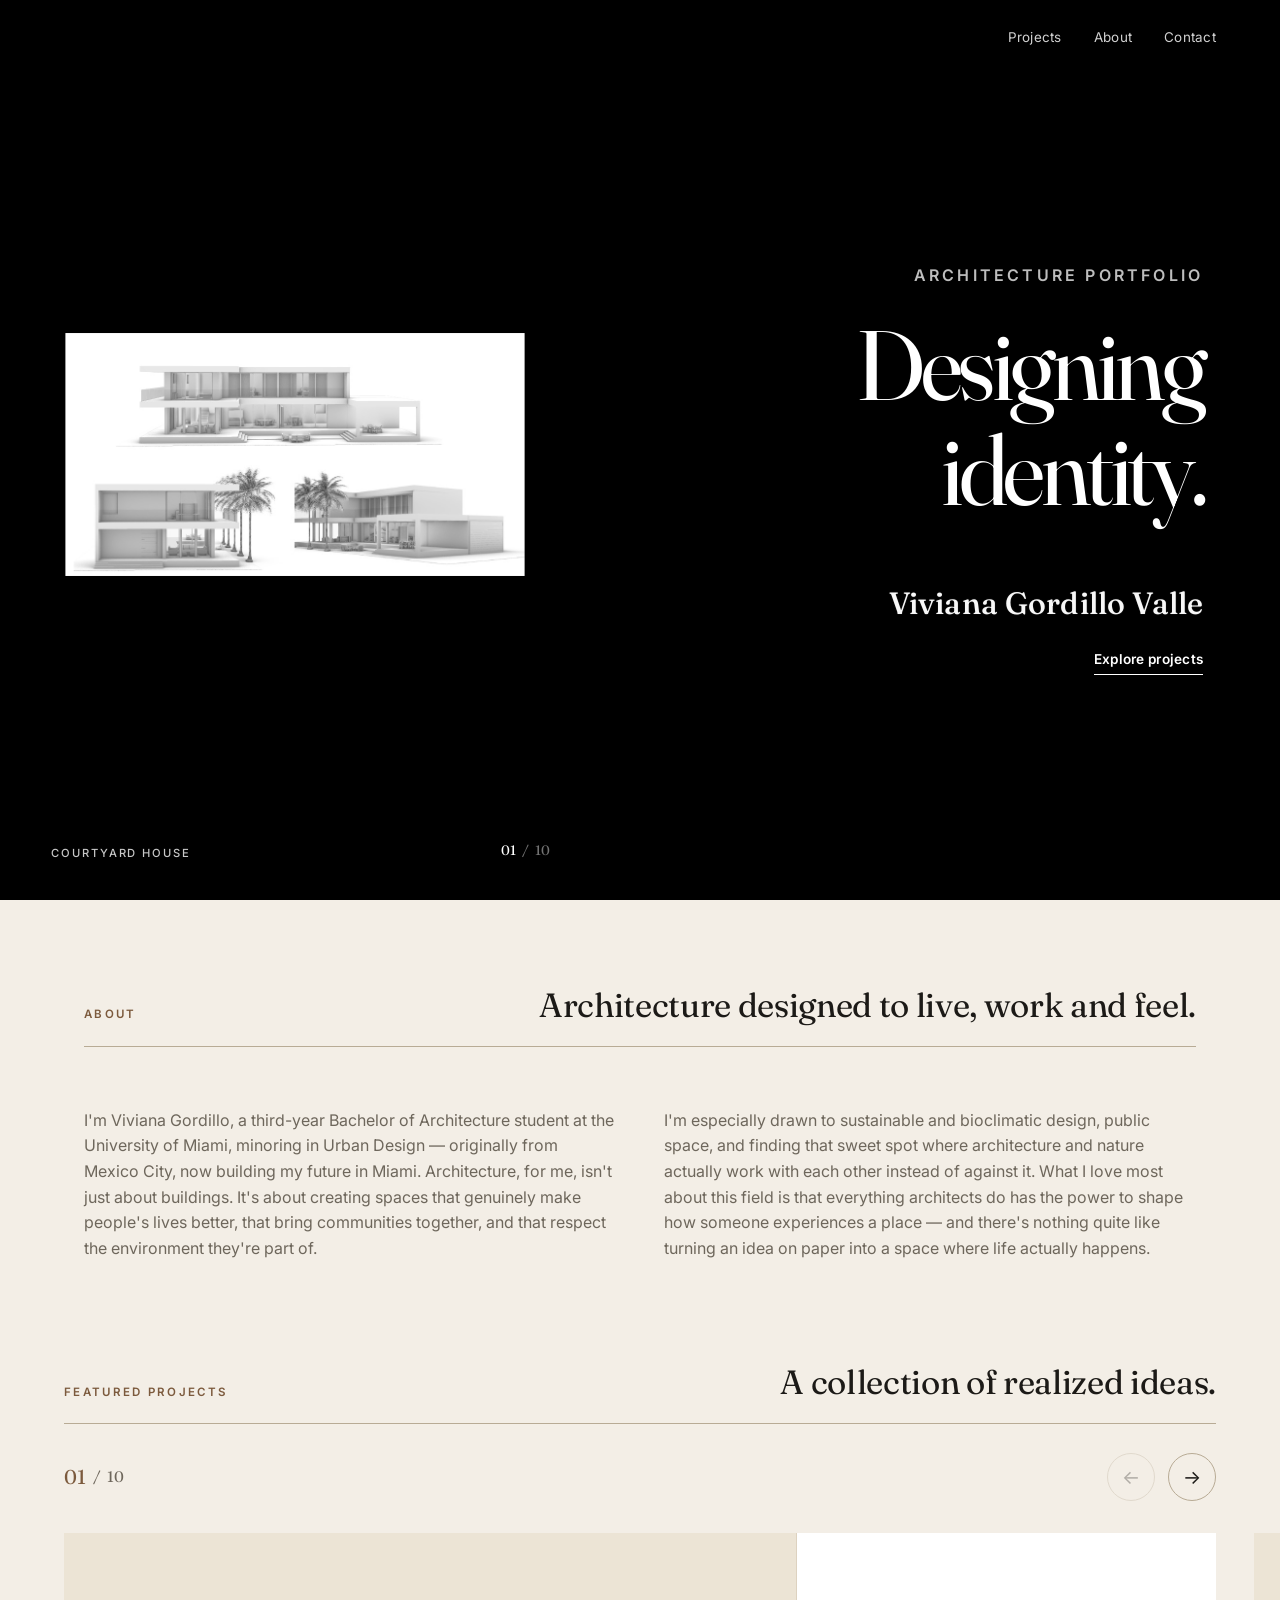
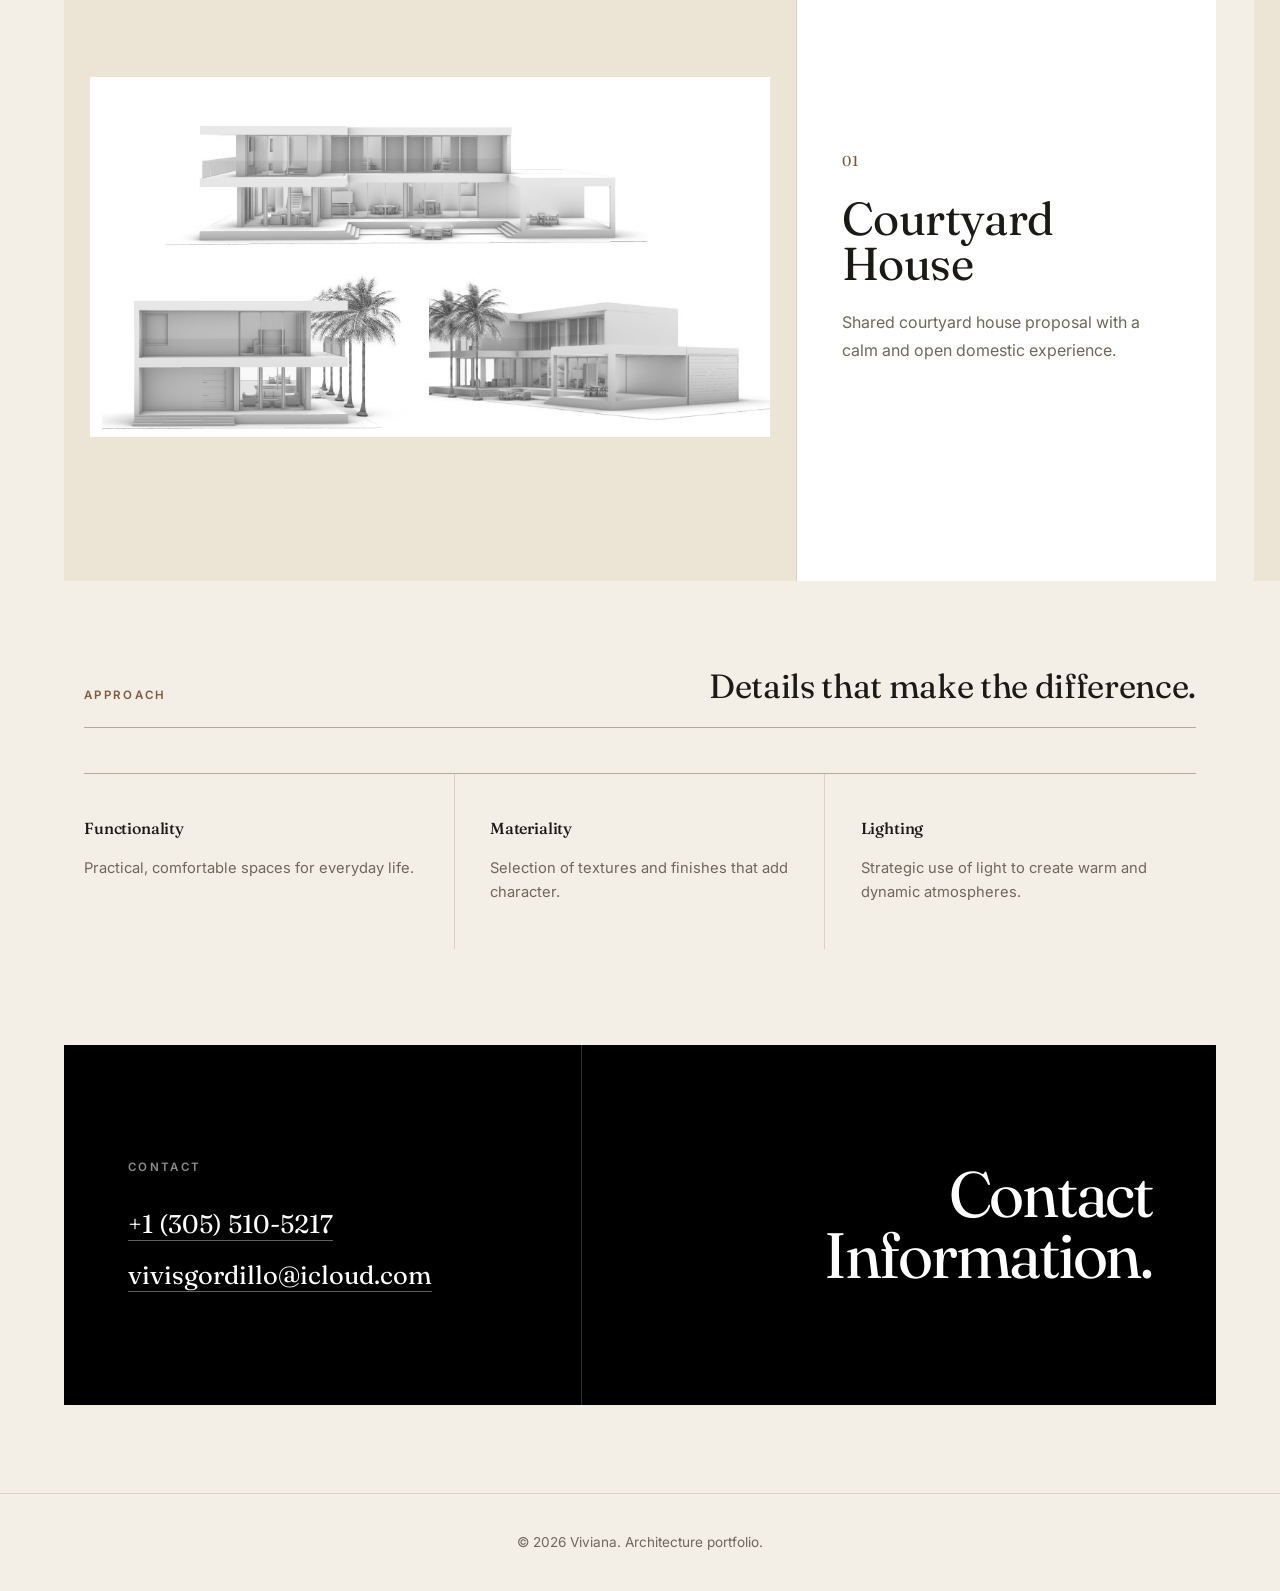
<file: index.html>
<!DOCTYPE html>
<html lang="en">
  <head>
    <meta charset="UTF-8" />
    <meta name="viewport" content="width=device-width, initial-scale=1.0" />

    <title>Viviana | Architecture Portfolio</title>

    <link rel="icon" type="image/png" href="assets/faviconvivi.png" />

    <meta
      name="description"
      content="Architecture portfolio featuring residential, commercial, and interior design projects."
    />

    <link rel="preconnect" href="https://fonts.googleapis.com" />
    <link rel="preconnect" href="https://fonts.gstatic.com" crossorigin />

    <link
      href="https://fonts.googleapis.com/css2?family=Fraunces:opsz,wght@9..144,300;9..144,400;9..144,500&family=Inter:wght@400;500;600;700;800&display=swap"
      rel="stylesheet"
    />

    <link rel="stylesheet" href="styles.css?v=16" />
  </head>

  <body>
    <!-- =====================================================
         HERO / PROJECT EXHIBITION
         ===================================================== -->

    <header class="hero hero-exhibition">
      <nav class="nav hero-nav">
        <div class="nav-links">
          <a href="#projects">Projects</a>
          <a href="#about">About</a>
          <a href="#contact">Contact</a>
        </div>
      </nav>

      <div class="hero-split">
        <!-- Galería automática del lado izquierdo -->
        <div
          class="hero-gallery"
          aria-label="Selected architecture projects"
        >
          <!-- Slide 1 -->
          <a
            class="hero-gallery-slide active"
            href="courtyard-house.html"
            aria-label="View Courtyard House"
          >
            <img
              src="assets/courtyard-house/PortadaCYH.jpg"
              alt="Courtyard House cover"
            />

            <span class="hero-gallery-project-name">
              Courtyard House
            </span>
          </a>

          <!-- Slide 2 -->
          <a
            class="hero-gallery-slide"
            href="mid-rise.html"
            aria-label="View Mid-rise Apartment Building"
          >
            <img
              src="assets/mid-rise/PortadaAp.jpg"
              alt="Mid-rise Apartment Building cover"
            />

            <span class="hero-gallery-project-name">
              Mid-rise Apartment Building
            </span>
          </a>

          <!-- Slide 3 -->
          <a
            class="hero-gallery-slide"
            href="fish-market.html"
            aria-label="View Fish Market"
          >
            <img
              src="assets/fish-market/IMG_5924.jpeg"
              alt="Fish Market architectural concept"
            />

            <span class="hero-gallery-project-name">
              Fish Market
            </span>
          </a>

          <!-- Slide 4 -->
          <a
            class="hero-gallery-slide"
            href="Stoa-of-Attalos.html"
            aria-label="View Stoa of Attalos"
          >
            <img
              class="stoa-rotated"
              src="assets/Stoa-of-Attalos/Foto%20Dibujo%20Stoa%20of%20Attalos.png"
              alt="Stoa of Attalos architectural drawing"
            />

            <span class="hero-gallery-project-name">
              Stoa of Attalos
            </span>
          </a>

          <!-- Slide 5 -->
          <a
            class="hero-gallery-slide"
            href="Meditation-Space.html"
            aria-label="View Meditation Space"
          >
            <img
              src="assets/Meditation-Space/Captura%20de%20pantalla%202026-07-03%20200840.png"
              alt="Meditation Space architectural collage"
            />

            <span class="hero-gallery-project-name">
              Meditation Space
            </span>
          </a>

          <!-- Slide 6 -->
          <a
            class="hero-gallery-slide"
            href="Spanish-Custom-House.html"
            aria-label="View Spanish Custom House"
          >
            <img
              src="assets/Spanish-Custom-House/ARC%20203%20VIVIANA%20GORDILLO%20FINAL-1.png"
              alt="Spanish Custom House architectural drawings"
            />

            <span class="hero-gallery-project-name">
              Spanish Custom House
            </span>
          </a>

          <!-- Slide 7 -->
          <a
            class="hero-gallery-slide"
            href="Bethlehem.html"
            aria-label="View Bethlehem"
          >
            <img
              src="assets/Bethlehem/Captura%20de%20pantalla%202026-07-03%20221237.png"
              alt="Bethlehem, Pennsylvania mapping study"
            />

            <span class="hero-gallery-project-name">
              Bethlehem
            </span>
          </a>

          <!-- Slide 8 -->
          <a
            class="hero-gallery-slide"
            href="LunaHouse.html"
            aria-label="View Luna House"
          >
            <img
              src="assets/LunaHouse/luna%20house.png"
              alt="Luna House"
            />

            <span class="hero-gallery-project-name">
              Luna House
            </span>
          </a>

          <!-- Slide 9 -->
          <a
            class="hero-gallery-slide"
            href="Others.html"
            aria-label="View Others"
          >
            <img
              src="assets/Others/MiamiRiver1.jpeg"
              alt="Miami River"
            />

            <span class="hero-gallery-project-name">
              Others
            </span>
          </a>

          <!-- Slide 10 -->
          <a
            class="hero-gallery-slide"
            href="Revista.html"
            aria-label="View Revista"
          >
            <img
              src="assets/revista/portada%201.png"
              alt="Revista cover"
            />

            <span class="hero-gallery-project-name">
              Magazine
            </span>
          </a>

          <!-- Contador de la galería -->
          <div class="hero-gallery-counter" aria-hidden="true">
            <span class="hero-gallery-current">01</span>
            <span>/</span>
            <span class="hero-gallery-total">10</span>
          </div>
        </div>

        <!-- Contenido del lado derecho -->
        <div class="hero-text-panel">
          <div class="hero-content">
            <p class="hero-kicker">
              Architecture Portfolio
            </p>

            <h1>Designing identity.</h1>

            <p class="hero-name">
              Viviana Gordillo Valle
            </p>

            <a class="btn" href="#projects">
              Explore projects
            </a>
          </div>
        </div>
      </div>
    </header>

    <main>
      <!-- =====================================================
           ABOUT
           ===================================================== -->

      <section class="section intro" id="about">
        <div class="section-heading">
          <p class="eyebrow">About</p>

          <h2>Architecture designed to live, work and feel.</h2>
        </div>

        <div class="intro-grid">
          <p>
            I'm Viviana Gordillo, a third-year Bachelor of Architecture student
            at the University of Miami, minoring in Urban Design — originally
            from Mexico City, now building my future in Miami. Architecture,
            for me, isn't just about buildings. It's about creating spaces that
            genuinely make people's lives better, that bring communities
            together, and that respect the environment they're part of.
          </p>

          <p>
            I'm especially drawn to sustainable and bioclimatic design, public
            space, and finding that sweet spot where architecture and nature
            actually work with each other instead of against it. What I love
            most about this field is that everything architects do has the power
            to shape how someone experiences a place — and there's nothing quite
            like turning an idea on paper into a space where life actually
            happens.
          </p>
        </div>
      </section>

      <!-- =====================================================
           FEATURED PROJECTS CAROUSEL
           ===================================================== -->

      <section
        class="section projects projects-carousel-section"
        id="projects"
      >
        <div class="section-heading">
          <p class="eyebrow">Featured projects</p>

          <h2>A collection of realized ideas.</h2>
        </div>

        <div class="projects-carousel-header">
          <p
            class="projects-carousel-indicator"
            aria-label="Current project position"
          >
            <span class="current-project">01</span>
            <span aria-hidden="true">/</span>
            <span class="total-projects">10</span>
          </p>

          <div
            class="carousel-controls"
            aria-label="Project carousel controls"
          >
            <button
              class="carousel-btn carousel-prev"
              type="button"
              aria-label="Previous project"
            >
              ←
            </button>

            <button
              class="carousel-btn carousel-next"
              type="button"
              aria-label="Next project"
            >
              →
            </button>
          </div>
        </div>

        <div
          class="projects-carousel-viewport"
          aria-label="Featured projects"
        >
          <div class="projects-carousel-track">
            <!-- Project 1 -->
            <a
              class="project-card"
              href="courtyard-house.html"
            >
              <div class="project-image image-courtyard">
                <img
                  src="assets/courtyard-house/PortadaCYH.jpg"
                  alt="Courtyard House cover"
                  loading="lazy"
                />
              </div>

              <div class="project-info">
                <p class="project-number">01</p>

                <h3>Courtyard House</h3>

                <p>
                  Shared courtyard house proposal with a calm and open domestic
                  experience.
                </p>
              </div>
            </a>

            <!-- Project 2 -->
            <a
              class="project-card"
              href="mid-rise.html"
            >
              <div class="project-image image-courtyard">
                <img
                  src="assets/mid-rise/PortadaAp.jpg"
                  alt="Mid-rise Apartment Building cover"
                  loading="lazy"
                />
              </div>

              <div class="project-info">
                <p class="project-number">02</p>

                <h3>Mid-rise Apartment Building</h3>

                <p>
                  Mixed-use mid-rise with shared terraces and active ground
                  floor retail.
                </p>
              </div>
            </a>

            <!-- Project 3 -->
            <a
              class="project-card"
              href="fish-market.html"
            >
              <div class="project-image image-courtyard">
                <img
                  src="assets/fish-market/IMG_5924.jpeg"
                  alt="Fish Market concept image"
                  loading="lazy"
                />
              </div>

              <div class="project-info">
                <p class="project-number">03</p>

                <h3>Fish Market</h3>

                <p>
                  Contemporary interior design that combines warmth, texture,
                  and volume.
                </p>
              </div>
            </a>

            <!-- Project 4 -->
            <a
              class="project-card"
              href="Stoa-of-Attalos.html"
            >
              <div class="project-image image-courtyard">
                <img
                  class="stoa-rotated"
                  src="assets/Stoa-of-Attalos/Foto%20Dibujo%20Stoa%20of%20Attalos.png"
                  alt="Stoa of Attalos drawing"
                  loading="lazy"
                />
              </div>

              <div class="project-info">
                <p class="project-number">04</p>

                <h3>Stoa of Attalos</h3>

                <p>
                  Historic and civic study of a public colonnade in the ancient
                  Agora.
                </p>
              </div>
            </a>

            <!-- Project 5 -->
            <a
              class="project-card"
              href="Meditation-Space.html"
            >
              <div class="project-image image-courtyard">
                <img
                  src="assets/Meditation-Space/Captura%20de%20pantalla%202026-07-03%20200840.png"
                  alt="Meditation Space collage"
                  loading="lazy"
                />
              </div>

              <div class="project-info">
                <p class="project-number">05</p>

                <h3>Meditation Space</h3>

                <p>
                  Project focused on daily functionality and family comfort.
                </p>
              </div>
            </a>

            <!-- Project 6 -->
            <a
              class="project-card"
              href="Spanish-Custom-House.html"
            >
              <div class="project-image image-courtyard">
                <img
                  src="assets/Spanish-Custom-House/ARC%20203%20VIVIANA%20GORDILLO%20FINAL-1.png"
                  alt="Spanish Custom House site plan and elevations"
                  loading="lazy"
                />
              </div>

              <div class="project-info">
                <p class="project-number">06</p>

                <h3>Spanish Custom House</h3>

                <p>
                  Redrawing study of a historic house in New Orleans, based on
                  documentation from the Historic American Buildings Survey.
                </p>
              </div>
            </a>

            <!-- Project 7 -->
            <a
              class="project-card"
              href="Bethlehem.html"
            >
              <div class="project-image image-courtyard">
                <img
                  src="assets/Bethlehem/Captura%20de%20pantalla%202026-07-03%20221237.png"
                  alt="Bethlehem, Pennsylvania mapping study"
                  loading="lazy"
                />
              </div>

              <div class="project-info">
                <p class="project-number">07</p>

                <h3>Bethlehem</h3>

                <p>
                  Parcel-by-parcel mapping of Bethlehem, Pennsylvania, tracing
                  how industry and settlement history shaped its urban form.
                </p>
              </div>
            </a>

            <!-- Project 8 -->
            <a
              class="project-card"
              href="LunaHouse.html"
            >
              <div class="project-image image-courtyard">
                <img
                  src="assets/LunaHouse/luna%20house.png"
                  alt="Luna House"
                  loading="lazy"
                />
              </div>

              <div class="project-info">
                <p class="project-number">08</p>

                <h3>Luna House</h3>
              </div>
            </a>

            <!-- Project 9 -->
            <a
              class="project-card"
              href="Others.html"
            >
              <div class="project-image image-courtyard">
                <img
                  src="assets/Others/MiamiRiver1.jpeg"
                  alt="Miami River"
                  loading="lazy"
                />
              </div>

              <div class="project-info">
                <p class="project-number">09</p>

                <h3>Others</h3>

                <p>Additional projects.</p>
              </div>
            </a>

            <!-- Project 10 -->
            <a
              class="project-card"
              href="Revista.html"
            >
              <div class="project-image image-courtyard">
                <img
                  src="assets/revista/portada%201.png"
                  alt="Revista cover"
                  loading="lazy"
                />
              </div>

              <div class="project-info">
                <p class="project-number">10</p>

                <h3>Magazine</h3>

                <p>
                  An editorial spread — flip through it like a printed
                  magazine.
                </p>
              </div>
            </a>
          </div>
        </div>
      </section>

      <!-- =====================================================
           APPROACH
           ===================================================== -->

      <section class="section values">
        <div class="section-heading">
          <p class="eyebrow">Approach</p>

          <h2>Details that make the difference.</h2>
        </div>

        <div class="value-grid">
          <div>
            <h3>Functionality</h3>

            <p>
              Practical, comfortable spaces for everyday life.
            </p>
          </div>

          <div>
            <h3>Materiality</h3>

            <p>
              Selection of textures and finishes that add character.
            </p>
          </div>

          <div>
            <h3>Lighting</h3>

            <p>
              Strategic use of light to create warm and dynamic atmospheres.
            </p>
          </div>
        </div>
      </section>
    </main>

    <!-- =====================================================
         CONTACT
         ===================================================== -->

    <section class="contact-section" id="contact">
      <div class="contact-panel">
        <div class="contact-details">
          <p class="contact-label">
            Contact
          </p>

          <div class="contact-links">
            <a href="tel:+13055105217">
              +1 (305) 510-5217
            </a>

            <a href="mailto:vivisgordillo@icloud.com">
              vivisgordillo@icloud.com
            </a>
          </div>
        </div>

        <div class="contact-heading">
          <h2>Contact Information.</h2>
        </div>
      </div>
    </section>

    <footer class="footer">
      <p>© 2026 Viviana. Architecture portfolio.</p>
    </footer>

    <script src="script.js"></script>
  </body>
</html>
</file>
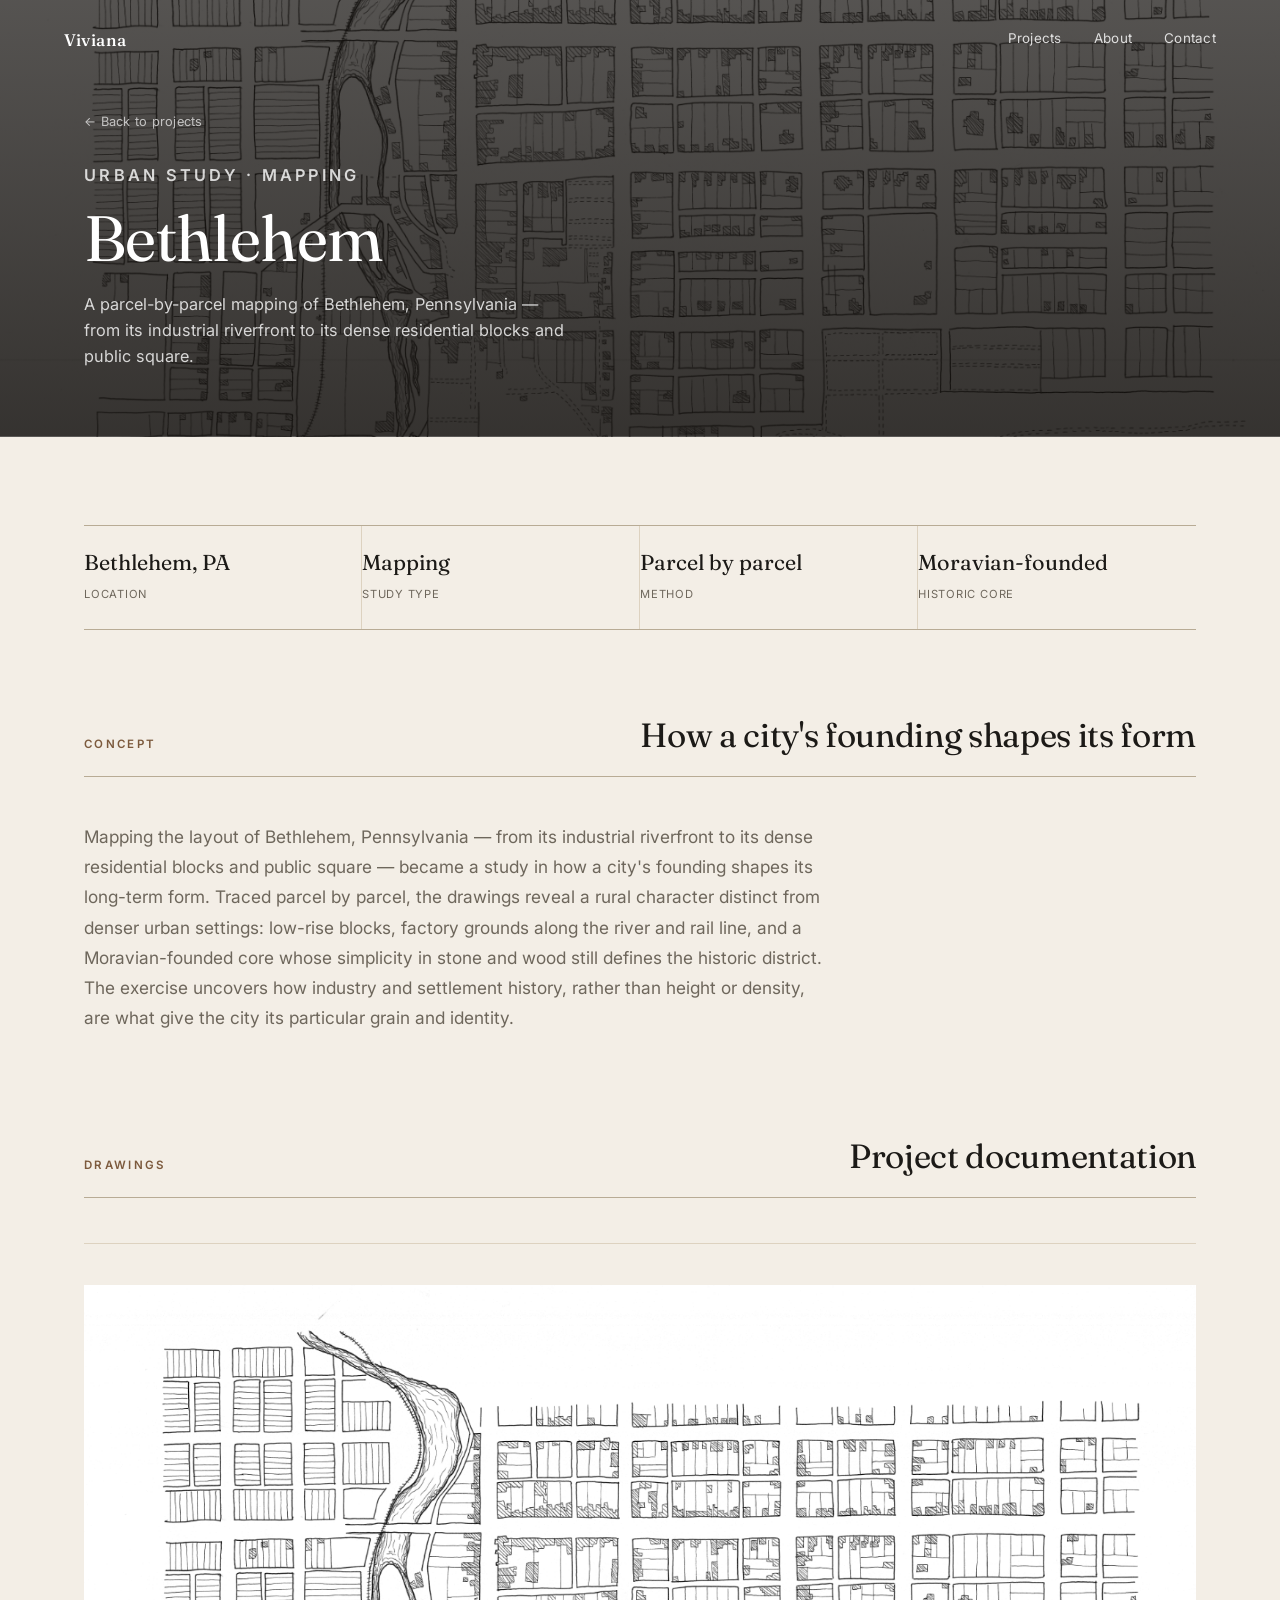
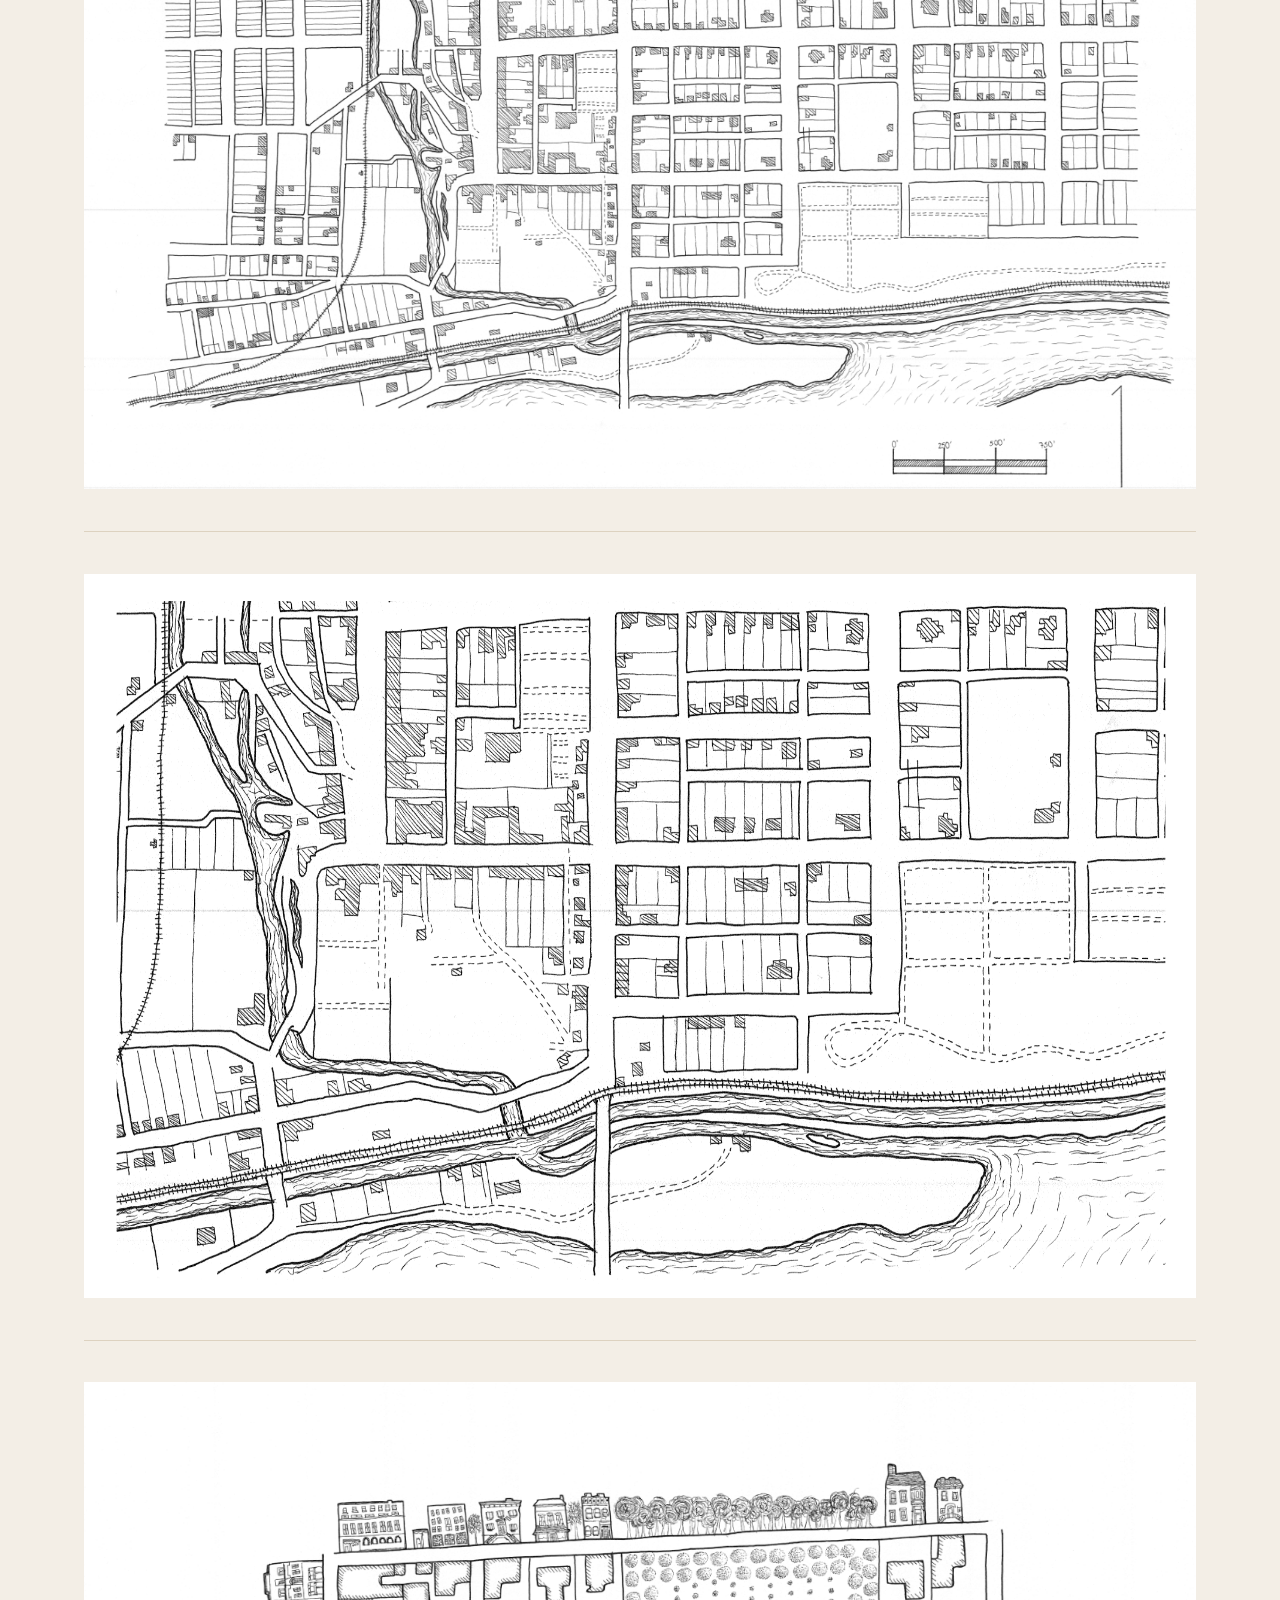
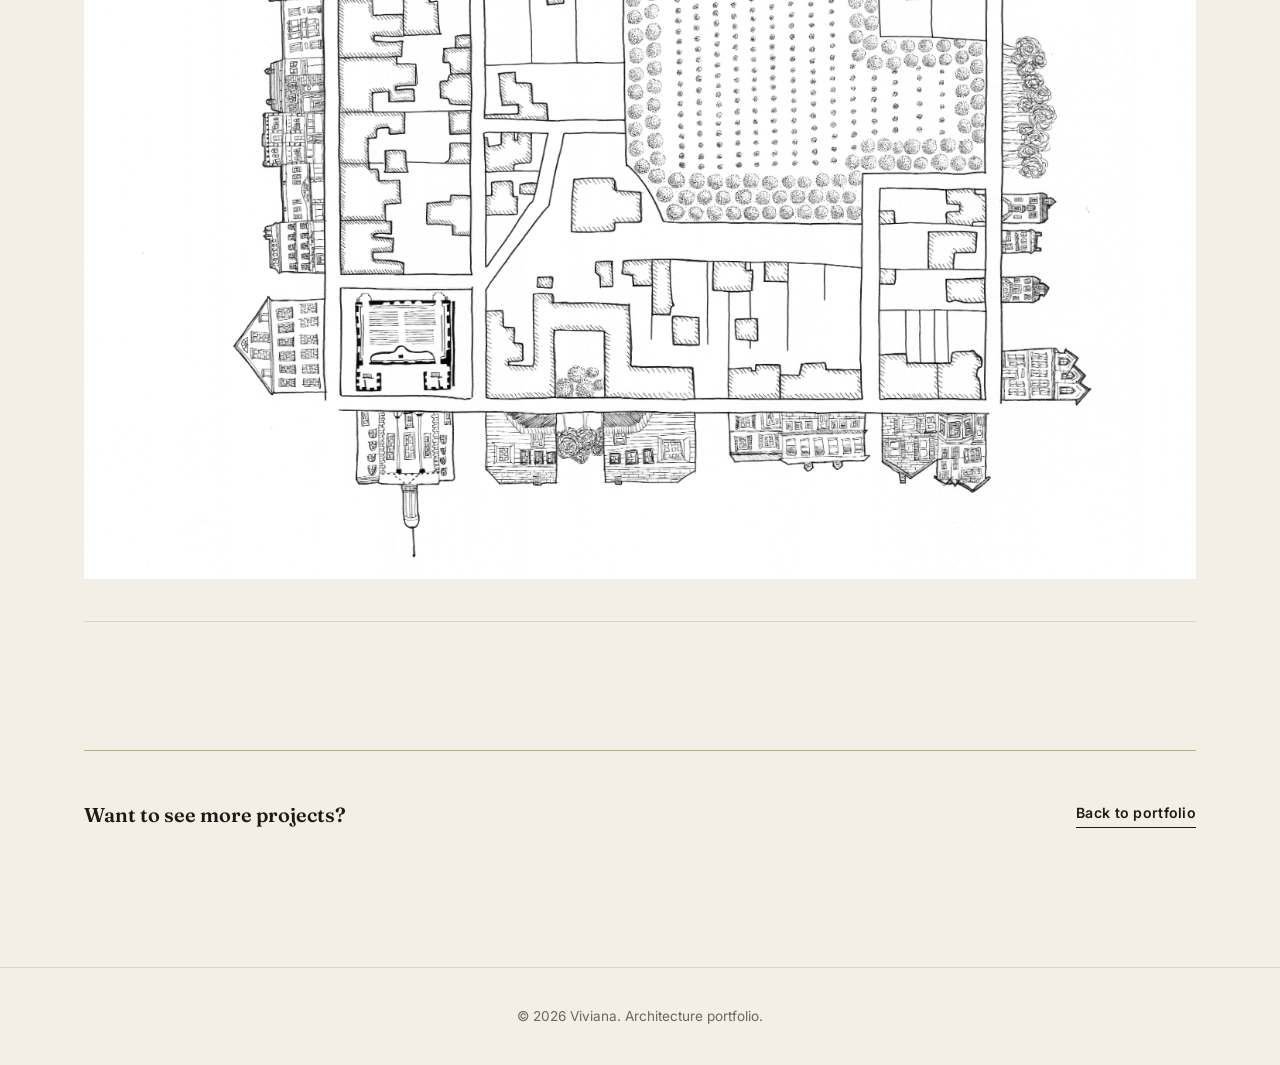
<file: Bethlehem.html>
<!DOCTYPE html>
<html lang="en">
  <head>
    <meta charset="UTF-8" />
    <meta name="viewport" content="width=device-width, initial-scale=1.0" />
    <title>Bethlehem | Viviana — Architecture Portfolio</title>
    <link rel="icon" type="image/png" href="assets/faviconvivi.png" />

    <meta
      name="description"
      content="Bethlehem: a parcel-by-parcel urban mapping study of Bethlehem, Pennsylvania, tracing how industry and settlement history shaped its form."
    />
    <link rel="preconnect" href="https://fonts.googleapis.com" />
    <link rel="preconnect" href="https://fonts.gstatic.com" crossorigin />
    <link
      href="https://fonts.googleapis.com/css2?family=Fraunces:opsz,wght@9..144,300;9..144,400;9..144,500&family=Inter:wght@400;500;600;700;800&display=swap"
      rel="stylesheet"
    />
    <link rel="stylesheet" href="styles.css?v=13" />
  </head>
  <body>
    <header class="hero hero-compact" style="--hero-image:url('assets/Bethlehem/Captura%20de%20pantalla%202026-07-03%20221237.png')">
      <nav class="nav">
        <a class="brand" href="index.html">Viviana</a>
        <div class="nav-links">
          <a href="index.html#projects">Projects</a>
          <a href="index.html#about">About</a>
          <a href="index.html#contact">Contact</a>
        </div>
      </nav>

      <div class="hero-content">
        <a class="back-link" href="index.html#projects">← Back to projects</a>
        <p class="eyebrow">Urban Study · Mapping</p>
        <h1>Bethlehem</h1>
        <p>
          A parcel-by-parcel mapping of Bethlehem, Pennsylvania — from its
          industrial riverfront to its dense residential blocks and public
          square.
        </p>
      </div>
    </header>

    <main>
      <section class="section">
        <div class="project-stats">
          <div>
            <span class="stat-value">Bethlehem, PA</span>
            <span class="stat-label">Location</span>
          </div>
          <div>
            <span class="stat-value">Mapping</span>
            <span class="stat-label">Study type</span>
          </div>
          <div>
            <span class="stat-value">Parcel by parcel</span>
            <span class="stat-label">Method</span>
          </div>
          <div>
            <span class="stat-value">Moravian-founded</span>
            <span class="stat-label">Historic core</span>
          </div>
        </div>

        <div class="section-heading">
          <p class="eyebrow">Concept</p>
          <h2>How a city's founding shapes its form</h2>
        </div>
        <p class="project-description">
          Mapping the layout of Bethlehem, Pennsylvania — from its industrial riverfront to its dense residential blocks and public square — became a study in how a city's founding shapes its long-term form. Traced parcel by parcel, the drawings reveal a rural character distinct from denser urban settings: low-rise blocks, factory grounds along the river and rail line, and a Moravian-founded core whose simplicity in stone and wood still defines the historic district. The exercise uncovers how industry and settlement history, rather than height or density, are what give the city its particular grain and identity.
        </p>
      </section>

      <section class="section">
        <div class="section-heading">
          <p class="eyebrow">Drawings</p>
          <h2>Project documentation</h2>
        </div>

        <div class="drawings">
          <div class="drawing-card">
            <img src="assets/Bethlehem/Captura%20de%20pantalla%202026-07-03%20221237.png" alt="Bethlehem mapping drawing 1" loading="lazy" />
          </div>

          <div class="drawing-card">
            <img src="assets/Bethlehem/Captura%20de%20pantalla%202026-07-03%20221256.png" alt="Bethlehem mapping drawing 2" loading="lazy" />
          </div>

          <div class="drawing-card">
            <img src="assets/Bethlehem/Captura%20de%20pantalla%202026-07-03%20221310.png" alt="Bethlehem mapping drawing 3" loading="lazy" />
          </div>
        </div>
      </section>

      <section class="section">
        <div class="next-project">
          <p style="margin:0; font-weight:600;">Want to see more projects?</p>
          <a class="btn" href="index.html#projects" style="margin-top:0;">Back to portfolio</a>
        </div>
      </section>
    </main>

    <footer class="footer">
      <p>© 2026 Viviana. Architecture portfolio.</p>
    </footer>
  </body>
</html>
</file>
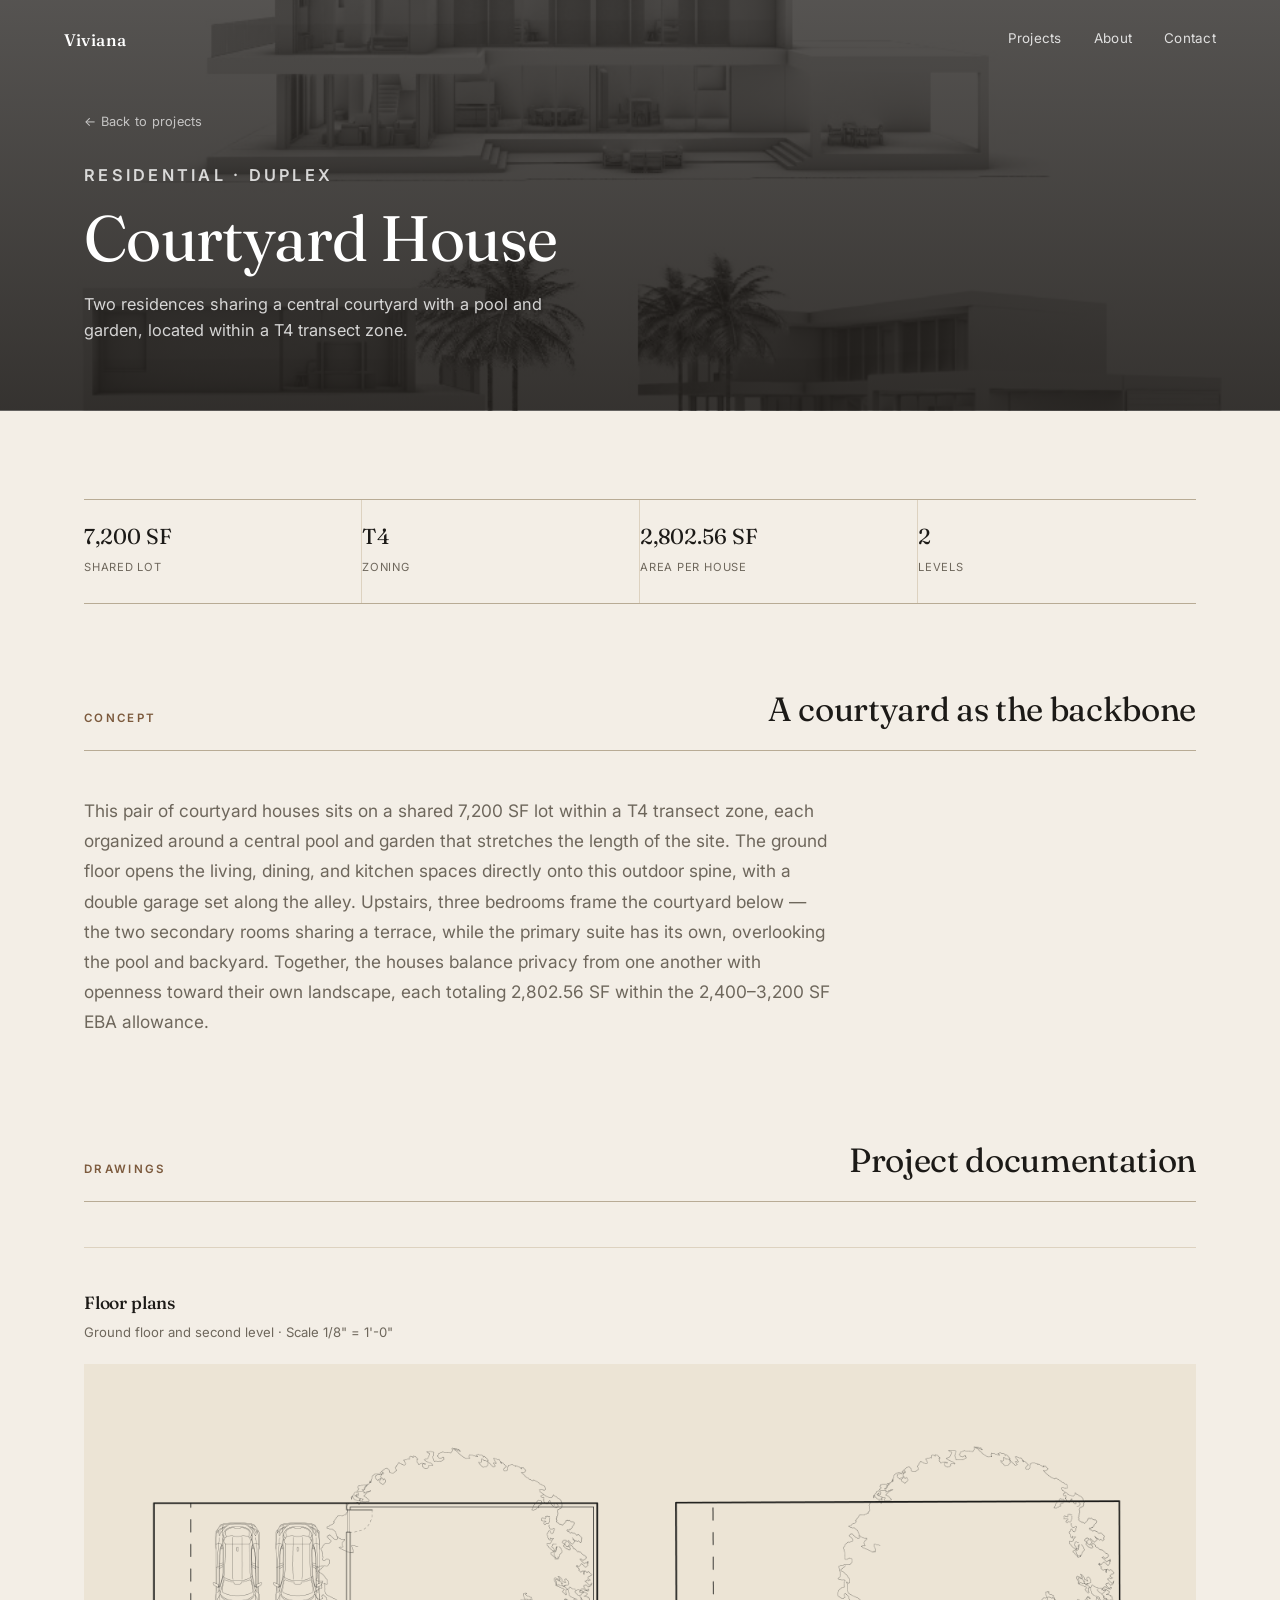
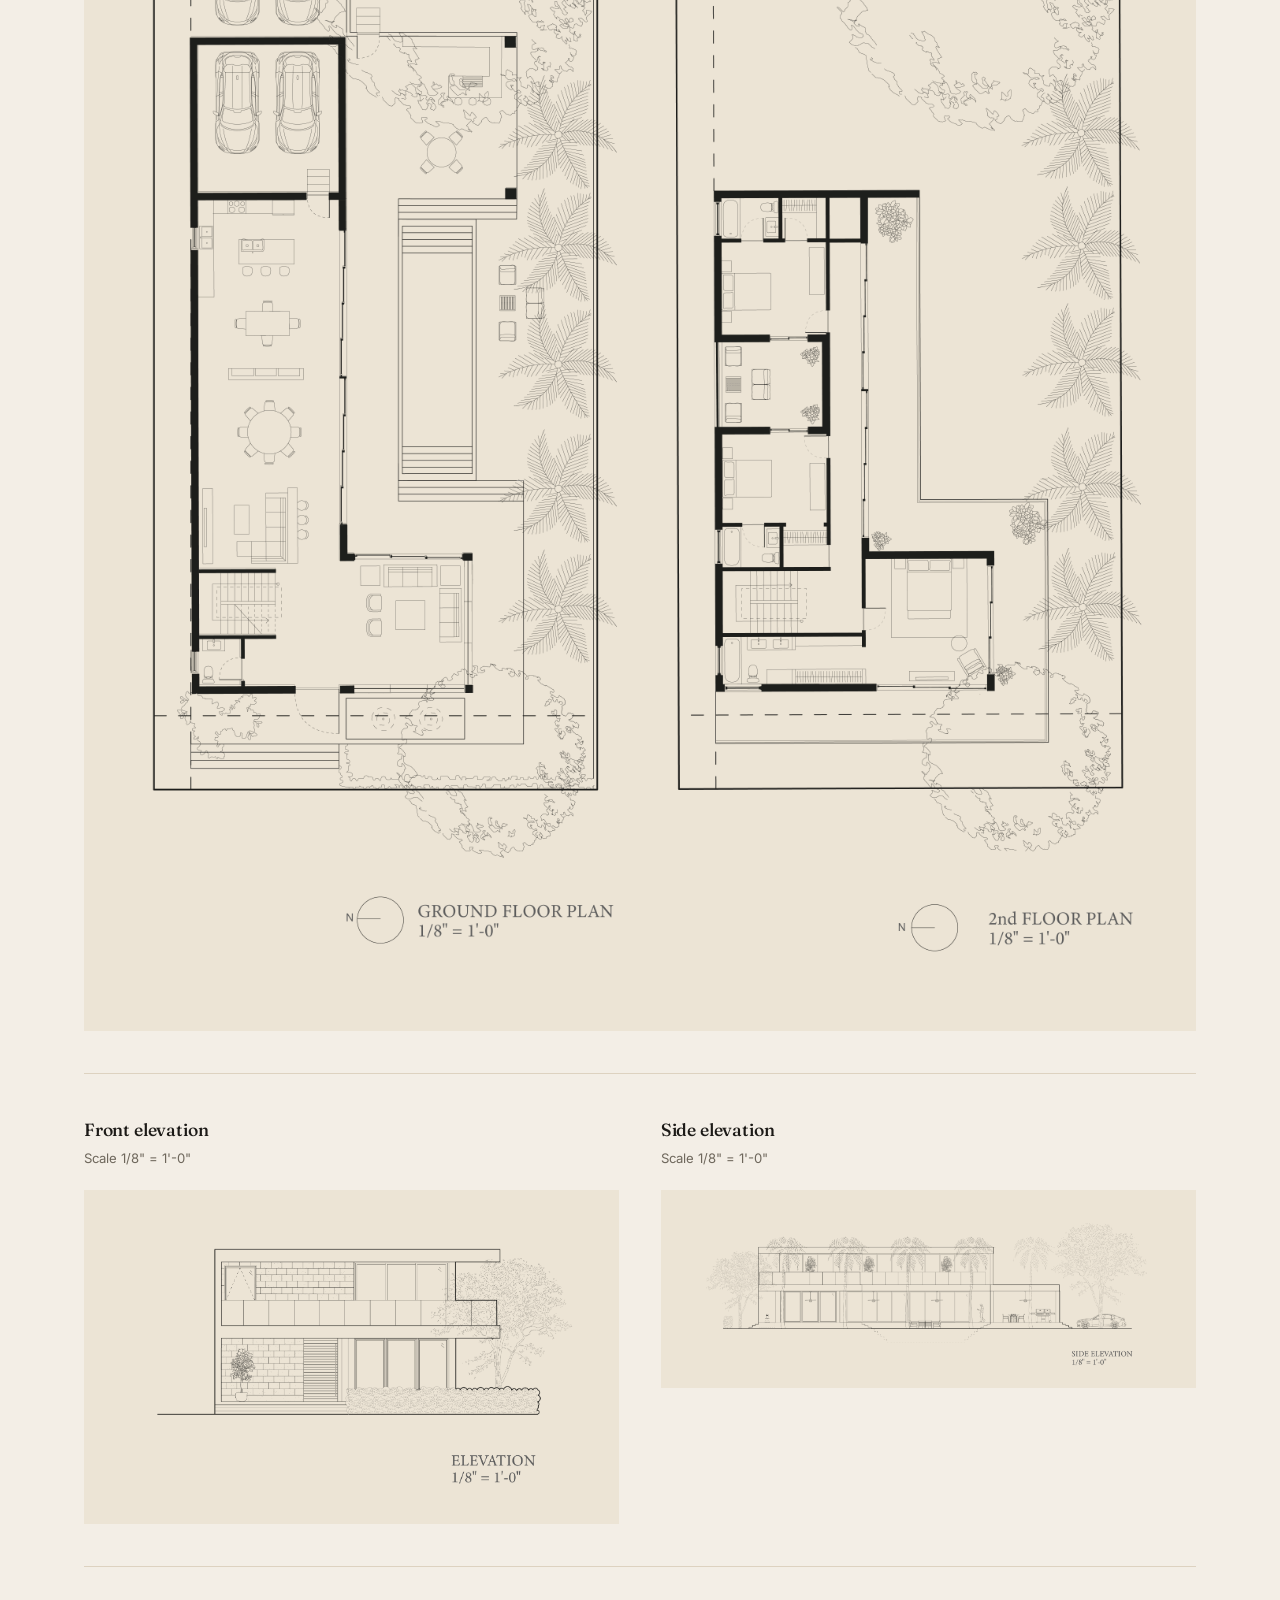
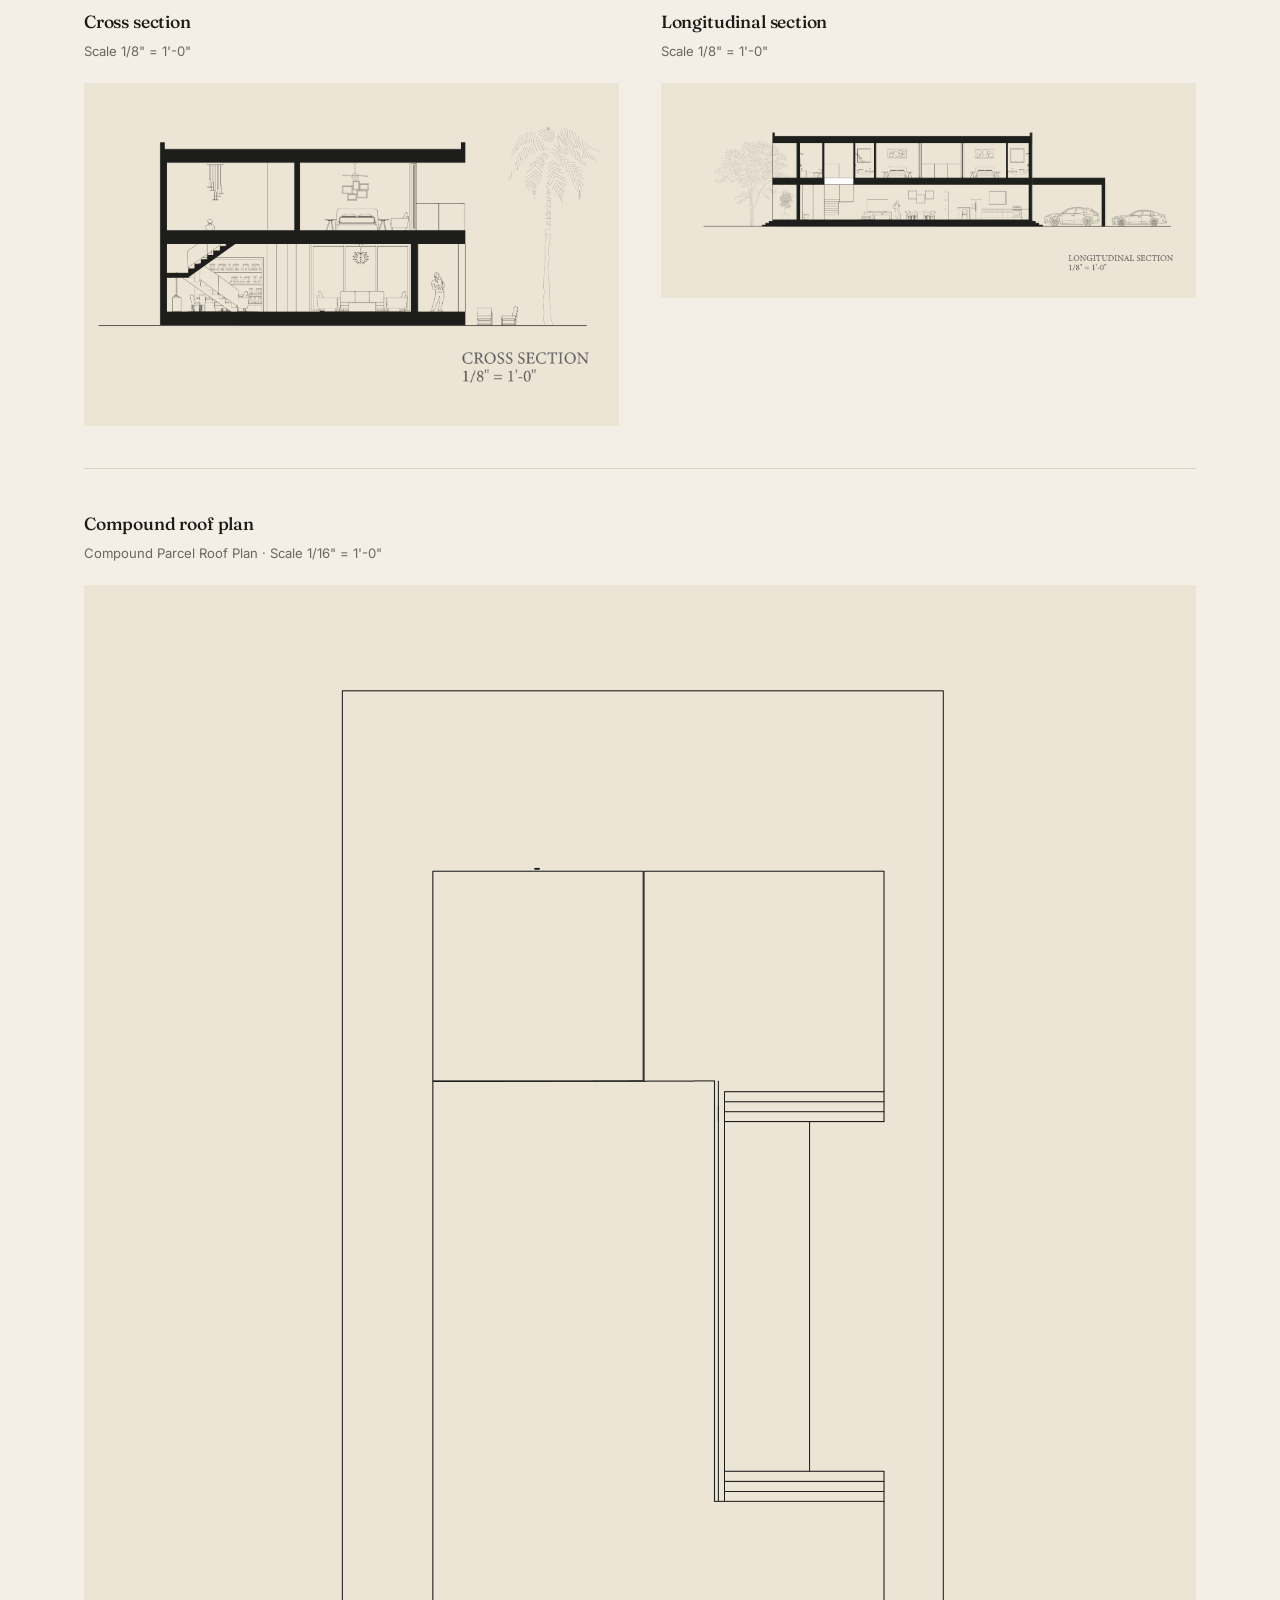
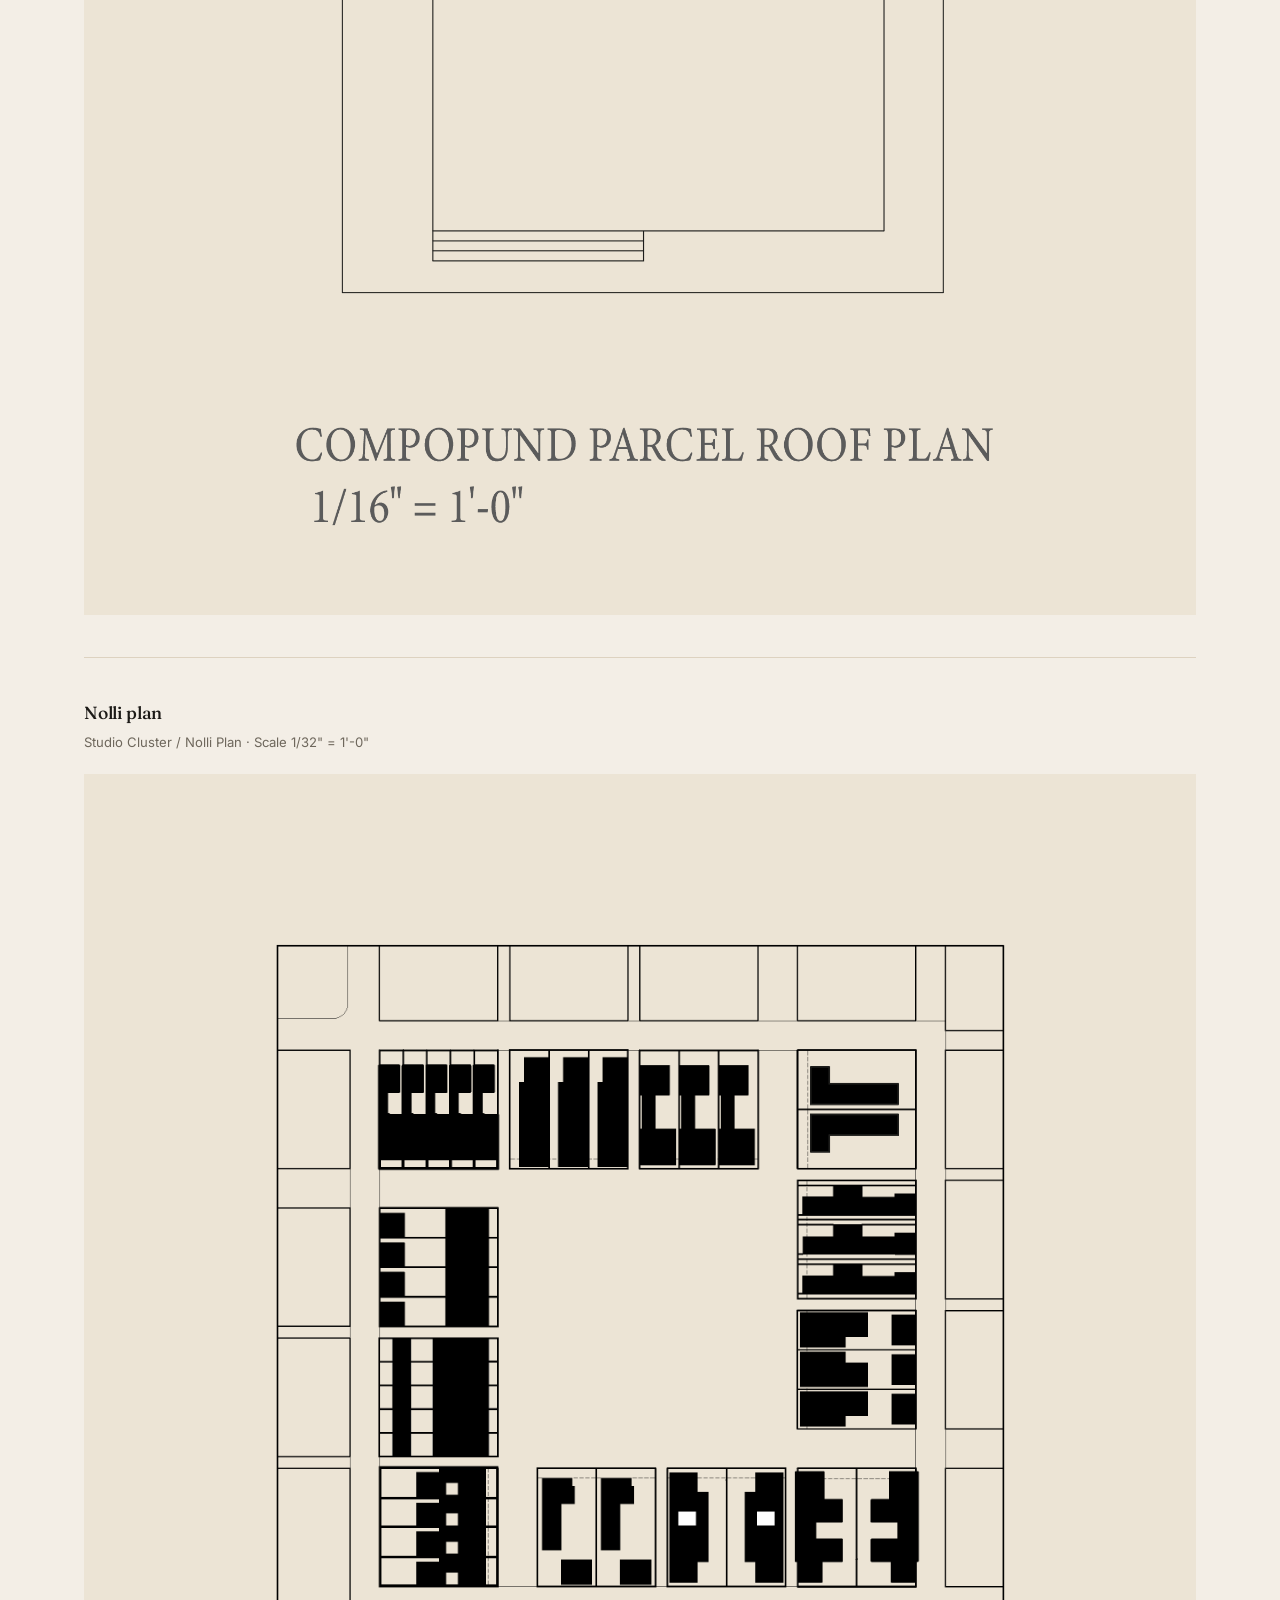
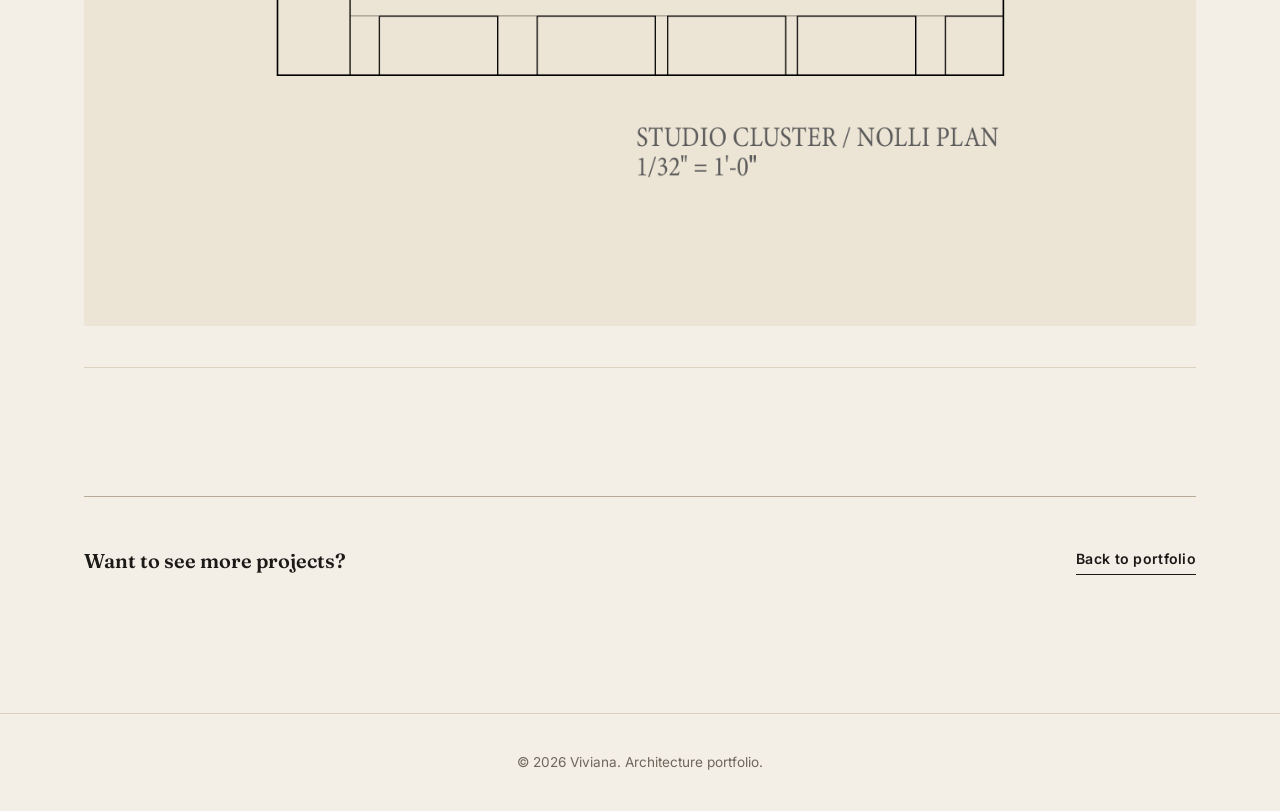
<file: courtyard-house.html>
<!DOCTYPE html>
<html lang="en">
  <head>
    <meta charset="UTF-8" />
    <meta name="viewport" content="width=device-width, initial-scale=1.0" />
    <title>Courtyard House | Viviana — Architecture Portfolio</title>
    <link rel="icon" type="image/png" href="assets/faviconvivi.png" />

    <meta
      name="description"
      content="Courtyard House: two residences connected by a central courtyard with a pool in a T4 transition zone."
    />
    <link rel="preconnect" href="https://fonts.googleapis.com" />
    <link rel="preconnect" href="https://fonts.gstatic.com" crossorigin />
    <link
      href="https://fonts.googleapis.com/css2?family=Fraunces:opsz,wght@9..144,300;9..144,400;9..144,500&family=Inter:wght@400;500;600;700;800&display=swap"
      rel="stylesheet"
    />
    <link rel="stylesheet" href="styles.css?v=2" />
  </head>
  <body>
    <header class="hero hero-compact" style="--hero-image:url('assets/courtyard-house/PortadaCYH.jpg')">
      <nav class="nav">
        <a class="brand" href="index.html">Viviana</a>
        <div class="nav-links">
          <a href="index.html#projects">Projects</a>
          <a href="index.html#about">About</a>
          <a href="index.html#contact">Contact</a>
        </div>
      </nav>

      <div class="hero-content">
        <a class="back-link" href="index.html#projects">← Back to projects</a>
        <p class="eyebrow">Residential · Duplex</p>
        <h1>Courtyard House</h1>
        <p>
          Two residences sharing a central courtyard with a pool and garden, located within a T4 transect zone.
        </p>
      </div>
    </header>

    <main>
      <section class="section">
        <div class="project-stats">
          <div>
            <span class="stat-value">7,200 SF</span>
            <span class="stat-label">Shared lot</span>
          </div>
          <div>
            <span class="stat-value">T4</span>
            <span class="stat-label">Zoning</span>
          </div>
          <div>
            <span class="stat-value">2,802.56 SF</span>
            <span class="stat-label">Area per house</span>
          </div>
          <div>
            <span class="stat-value">2</span>
            <span class="stat-label">Levels</span>
          </div>
        </div>

        <div class="section-heading">
          <p class="eyebrow">Concept</p>
          <h2>A courtyard as the backbone</h2>
        </div>
        <p class="project-description">
          This pair of courtyard houses sits on a shared 7,200 SF lot within a T4 transect zone, each organized around a central pool and garden that stretches the length of the site. The ground floor opens the living, dining, and kitchen spaces directly onto this outdoor spine, with a double garage set along the alley. Upstairs, three bedrooms frame the courtyard below — the two secondary rooms sharing a terrace, while the primary suite has its own, overlooking the pool and backyard. Together, the houses balance privacy from one another with openness toward their own landscape, each totaling 2,802.56 SF within the 2,400–3,200 SF EBA allowance.



        </p>
      </section>

      <section class="section">
        <div class="section-heading">
          <p class="eyebrow">Drawings</p>
          <h2>Project documentation</h2>
        </div>

        <div class="drawings">
          <div class="drawing-card">
            <h3>Floor plans</h3>
            <p class="scale-note">Ground floor and second level · Scale 1/8" = 1'-0"</p>
            <img src="assets/courtyard-house/FLOOR%20PLANS.png" alt="Ground floor and second level of Courtyard House" loading="lazy" />
          </div>

          <div class="drawings-pair">
            <div class="drawing-card">
              <h3>Front elevation</h3>
              <p class="scale-note">Scale 1/8" = 1'-0"</p>
              <img src="assets/courtyard-house/ELEVATION.png" alt="Front elevation of Courtyard House" loading="lazy" />
            </div>
            <div class="drawing-card">
              <h3>Side elevation</h3>
              <p class="scale-note">Scale 1/8" = 1'-0"</p>
              <img src="assets/courtyard-house/SIDE%20ELEVATION.png" alt="Side elevation of Courtyard House" loading="lazy" />
            </div>
          </div>

          <div class="drawings-pair">
            <div class="drawing-card">
              <h3>Cross section</h3>
              <p class="scale-note">Scale 1/8" = 1'-0"</p>
              <img src="assets/courtyard-house/CROSS%20SECTION.png" alt="Cross section of Courtyard House" loading="lazy" />
            </div>
            <div class="drawing-card">
              <h3>Longitudinal section</h3>
              <p class="scale-note">Scale 1/8" = 1'-0"</p>
              <img src="assets/courtyard-house/LONGITUDINAL%20SECTION.png" alt="Longitudinal section of Courtyard House" loading="lazy" />
            </div>
          </div>

          <div class="drawing-card">
            <h3>Compound roof plan</h3>
            <p class="scale-note">Compound Parcel Roof Plan · Scale 1/16" = 1'-0"</p>
            <img src="assets/courtyard-house/ROOF%20PLAN.png" alt="Compound roof plan" loading="lazy" />
          </div>

          <div class="drawing-card">
            <h3>Nolli plan</h3>
            <p class="scale-note">Studio Cluster / Nolli Plan · Scale 1/32" = 1'-0"</p>
            <img src="assets/courtyard-house/NOLLI.png" alt="Nolli plan" loading="lazy" />
          </div>
        </div>
      </section>

      <section class="section">
        <div class="next-project">
          <p style="margin:0; font-weight:600;">Want to see more projects?</p>
          <a class="btn" href="index.html#projects" style="margin-top:0;">Back to portfolio</a>
        </div>
      </section>
    </main>

    <footer class="footer">
      <p>© 2026 Viviana. Architecture portfolio.</p>
    </footer>
  </body>
</html>
</file>
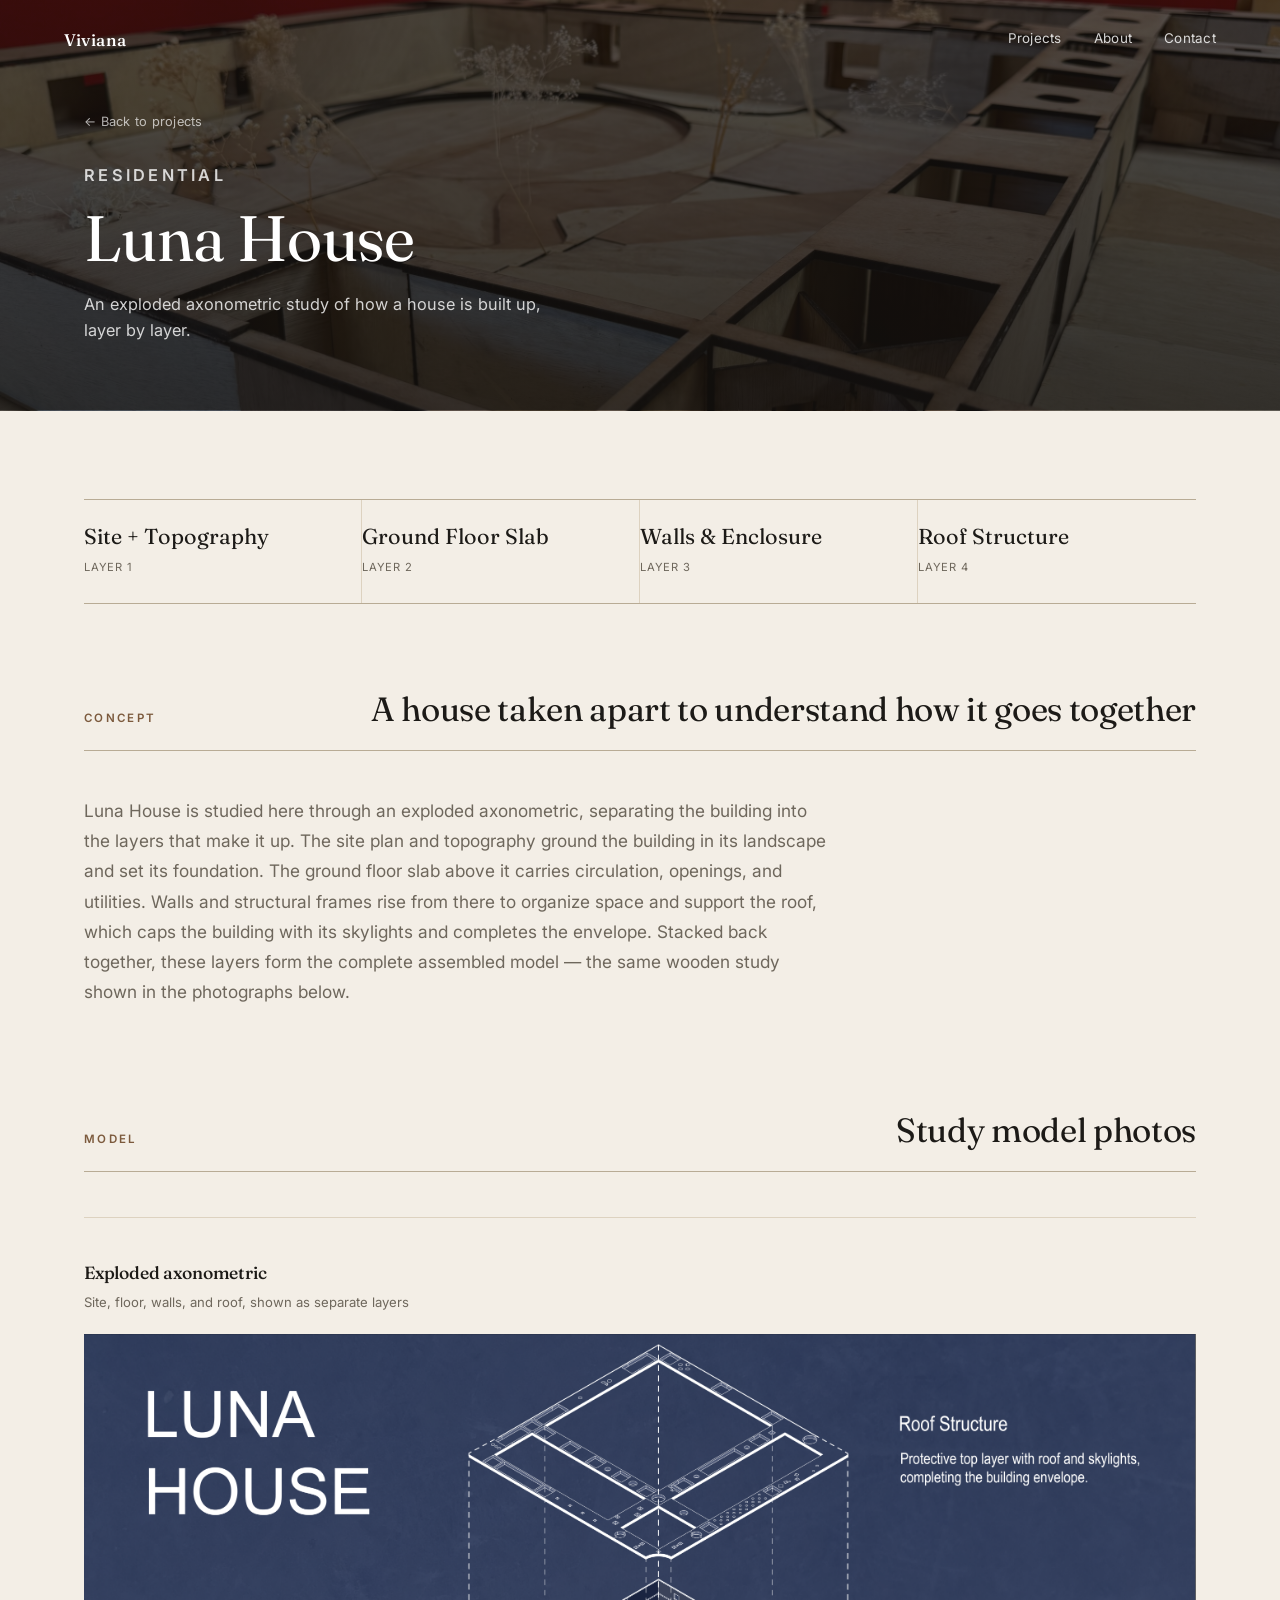
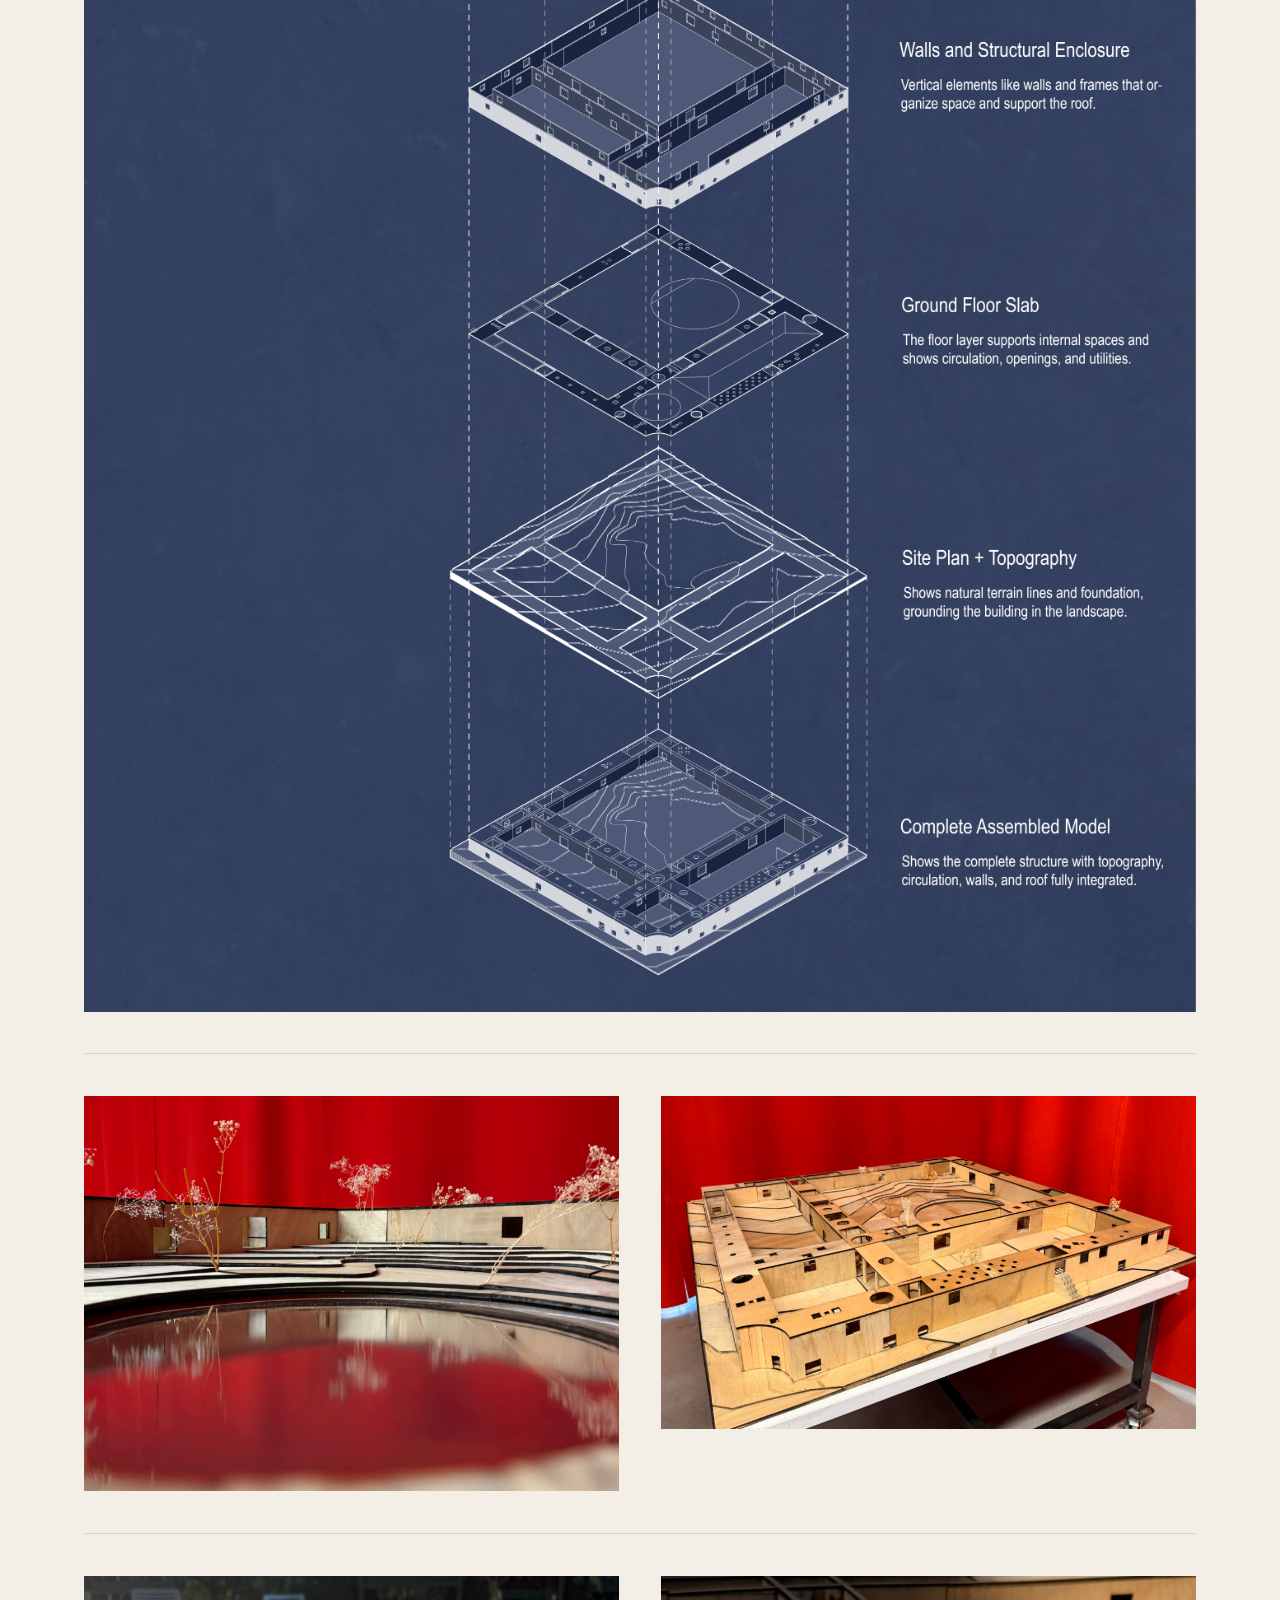
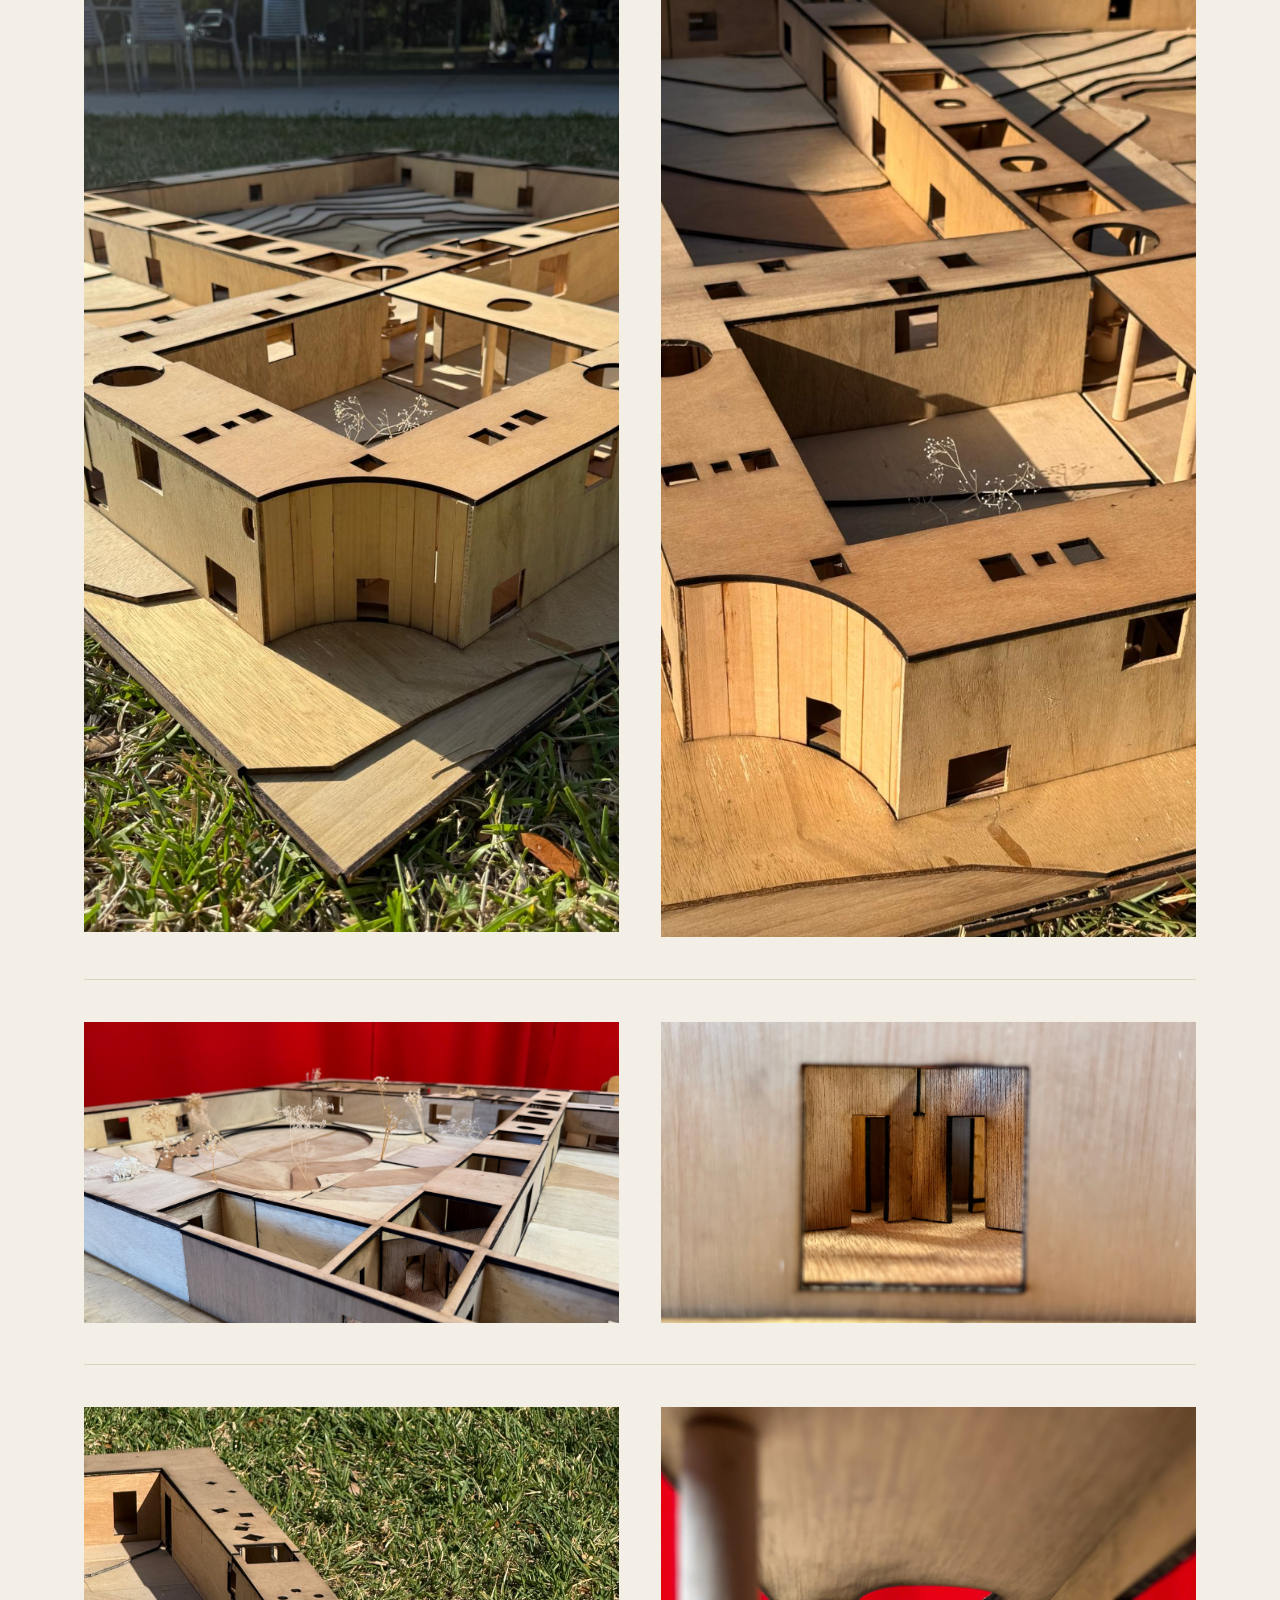
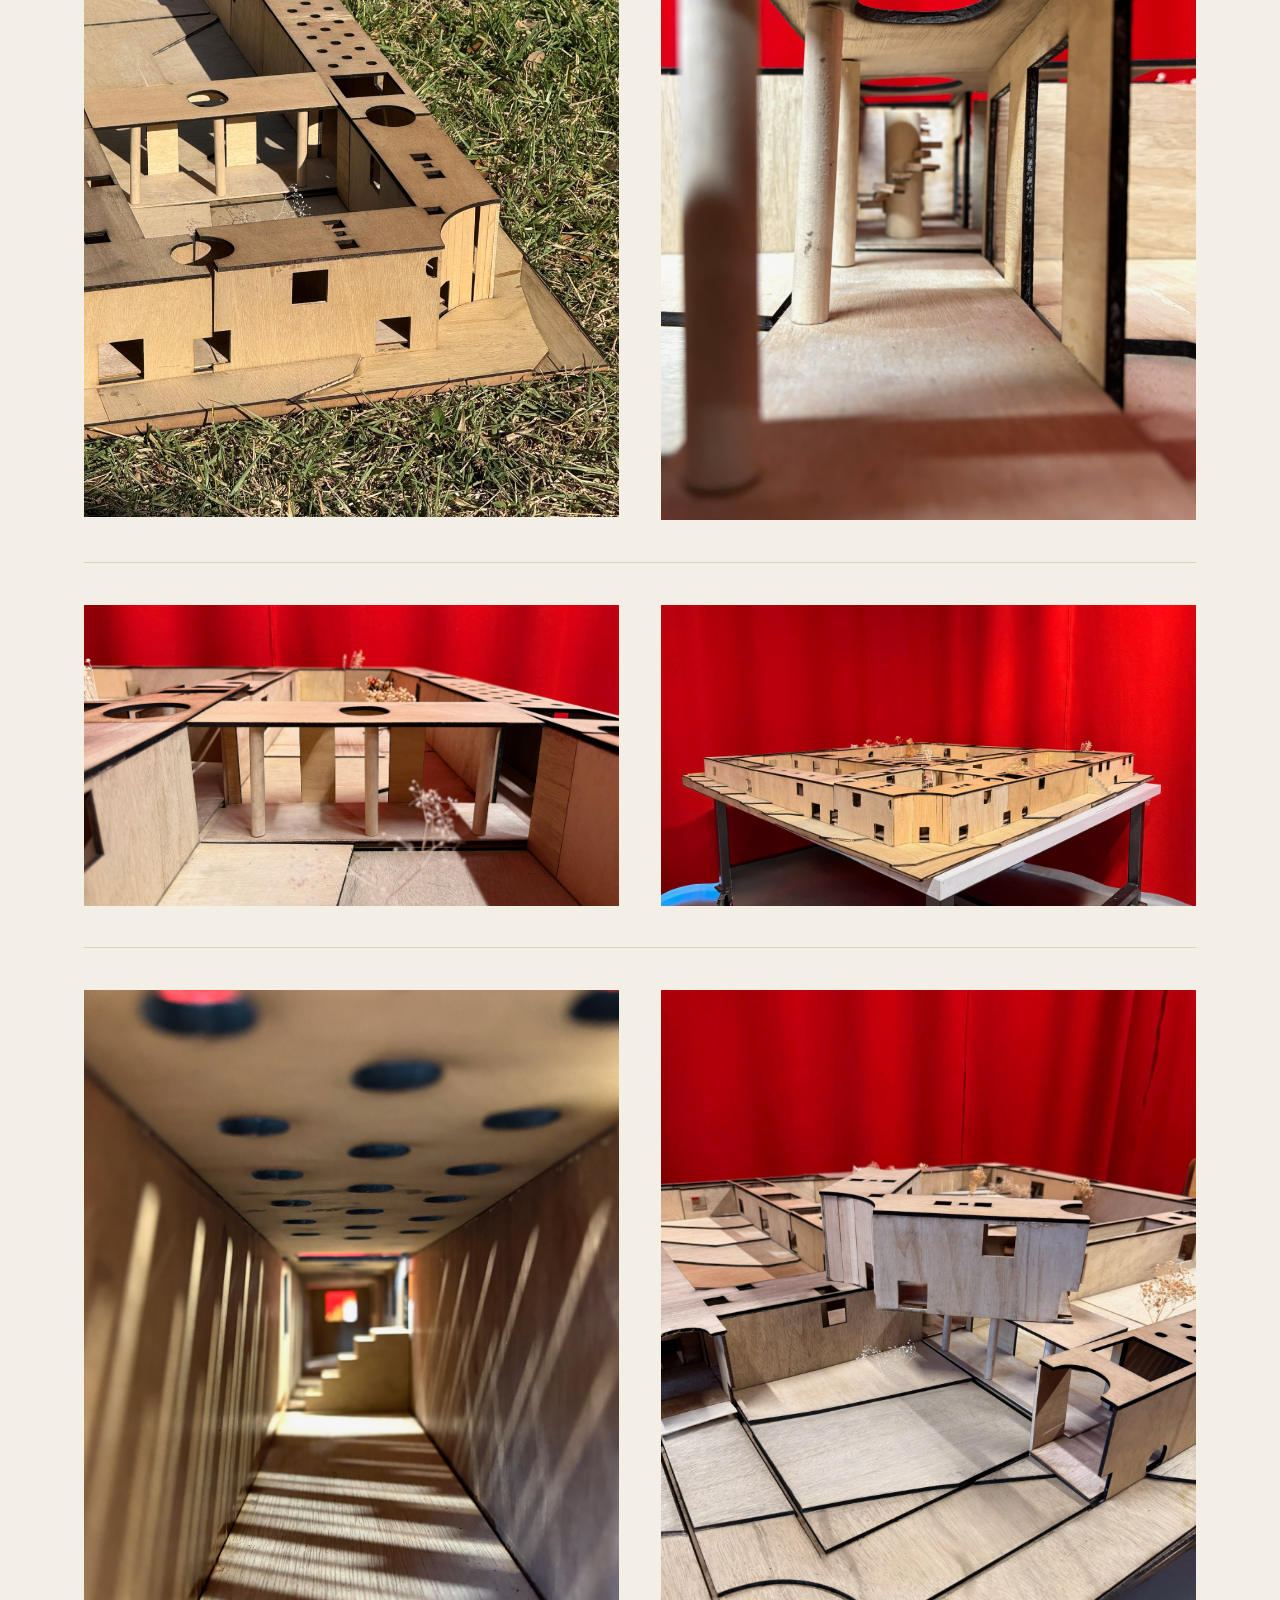
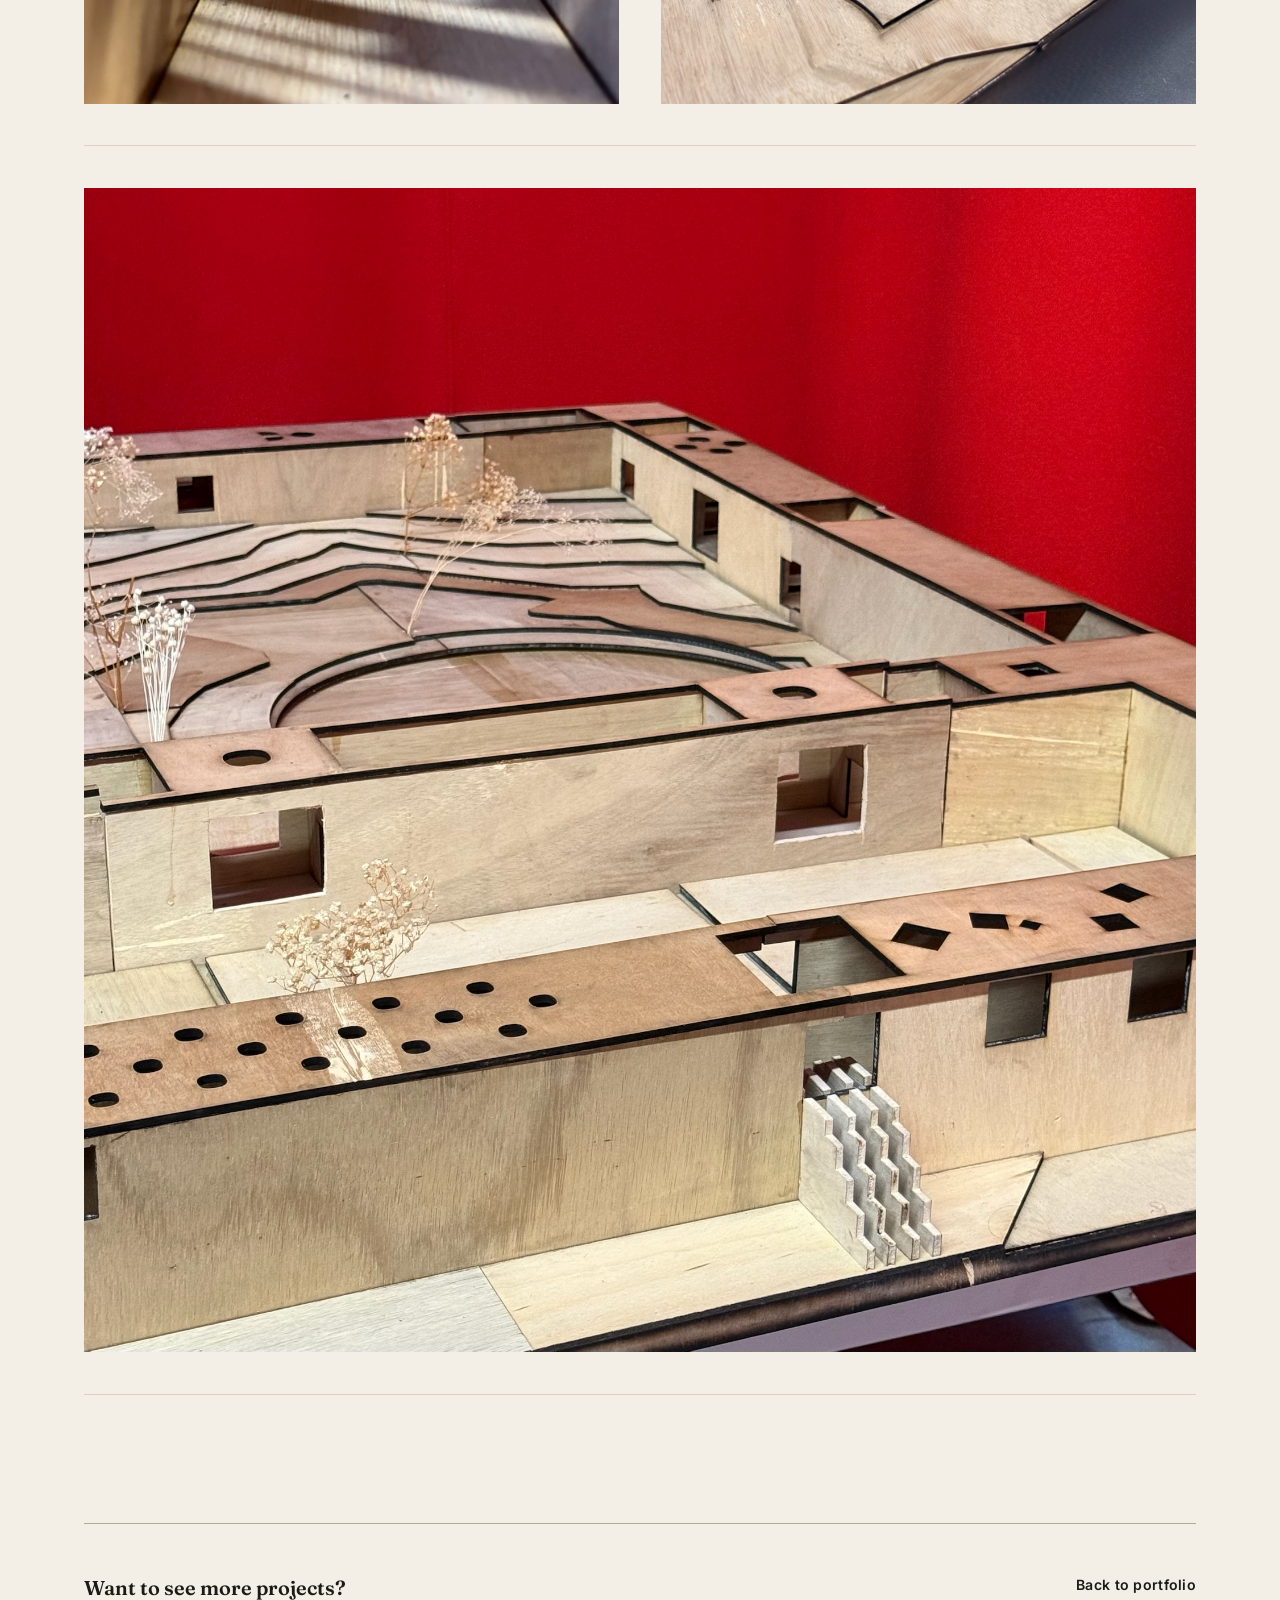
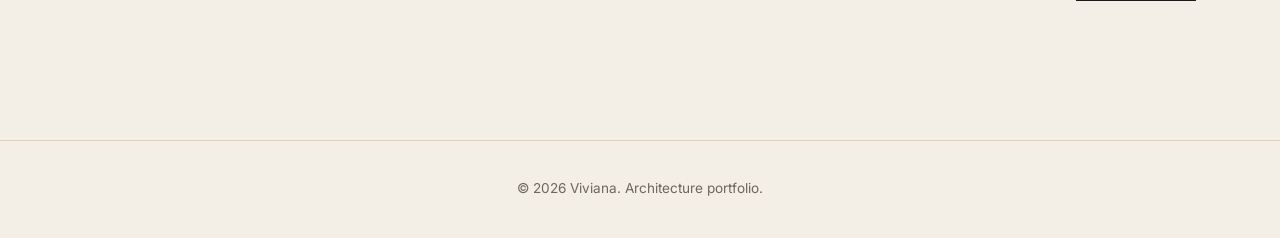
<file: LunaHouse.html>
<!DOCTYPE html>
<html lang="en">
  <head>
    <meta charset="UTF-8" />
    <meta name="viewport" content="width=device-width, initial-scale=1.0" />
    <title>Luna House | Viviana — Architecture Portfolio</title>
    <link rel="icon" type="image/png" href="assets/faviconvivi.png" />

    <meta
      name="description"
      content="Luna House: an exploded axonometric study showing how site, floor, walls, and roof assemble into a complete model."
    />
    <link rel="preconnect" href="https://fonts.googleapis.com" />
    <link rel="preconnect" href="https://fonts.gstatic.com" crossorigin />
    <link
      href="https://fonts.googleapis.com/css2?family=Fraunces:opsz,wght@9..144,300;9..144,400;9..144,500&family=Inter:wght@400;500;600;700;800&display=swap"
      rel="stylesheet"
    />
    <link rel="stylesheet" href="styles.css?v=14" />
  </head>
  <body>
    <header class="hero hero-compact" style="--hero-image:url('assets/LunaHouse/IMG_0002.jpeg')">
      <nav class="nav">
        <a class="brand" href="index.html">Viviana</a>
        <div class="nav-links">
          <a href="index.html#projects">Projects</a>
          <a href="index.html#about">About</a>
          <a href="index.html#contact">Contact</a>
        </div>
      </nav>

      <div class="hero-content">
        <a class="back-link" href="index.html#projects">← Back to projects</a>
        <p class="eyebrow">Residential</p>
        <h1>Luna House</h1>
        <p>An exploded axonometric study of how a house is built up, layer by layer.</p>
      </div>
    </header>

    <main>
      <section class="section">
        <div class="project-stats">
          <div>
            <span class="stat-value">Site + Topography</span>
            <span class="stat-label">Layer 1</span>
          </div>
          <div>
            <span class="stat-value">Ground Floor Slab</span>
            <span class="stat-label">Layer 2</span>
          </div>
          <div>
            <span class="stat-value">Walls & Enclosure</span>
            <span class="stat-label">Layer 3</span>
          </div>
          <div>
            <span class="stat-value">Roof Structure</span>
            <span class="stat-label">Layer 4</span>
          </div>
        </div>

        <div class="section-heading">
          <p class="eyebrow">Concept</p>
          <h2>A house taken apart to understand how it goes together</h2>
        </div>
        <p class="project-description">
          Luna House is studied here through an exploded axonometric, separating the building into the layers that make it up. The site plan and topography ground the building in its landscape and set its foundation. The ground floor slab above it carries circulation, openings, and utilities. Walls and structural frames rise from there to organize space and support the roof, which caps the building with its skylights and completes the envelope. Stacked back together, these layers form the complete assembled model — the same wooden study shown in the photographs below.
        </p>
      </section>

      <section class="section">
        <div class="section-heading">
          <p class="eyebrow">Model</p>
          <h2>Study model photos</h2>
        </div>

        <div class="drawings">
          <div class="drawing-card">
            <h3>Exploded axonometric</h3>
            <p class="scale-note">Site, floor, walls, and roof, shown as separate layers</p>
            <img src="assets/LunaHouse/luna%20house.png" alt="Luna House exploded axonometric diagram" loading="lazy" />
          </div>

          <div class="drawings-pair">
            <div class="drawing-card">
              <img src="assets/LunaHouse/Captura%20de%20pantalla%202026-07-03%20182920.png" alt="Luna House model, overview" loading="lazy" />
            </div>
            <div class="drawing-card">
              <img src="assets/LunaHouse/Captura%20de%20pantalla%202026-07-03%20182941.png" alt="Luna House model, aerial view" loading="lazy" />
            </div>
          </div>

          <div class="drawings-pair">
            <div class="drawing-card">
              <img src="assets/LunaHouse/Captura%20de%20pantalla%202026-07-03%20182855.png" alt="Luna House model, courtyard view" loading="lazy" />
            </div>
            <div class="drawing-card">
              <img src="assets/LunaHouse/Captura%20de%20pantalla%202026-07-03%20182907.png" alt="Luna House model, roof detail" loading="lazy" />
            </div>
          </div>

          <div class="drawings-pair">
            <div class="drawing-card">
              <img src="assets/LunaHouse/IMG_0002.jpeg" alt="Luna House model, full view" loading="lazy" />
            </div>
            <div class="drawing-card">
              <img src="assets/LunaHouse/IMG_0008.jpeg" alt="Luna House model, cantilever detail" loading="lazy" />
            </div>
          </div>

          <div class="drawings-pair">
            <div class="drawing-card">
              <img src="assets/LunaHouse/Captura%20de%20pantalla%202026-07-03%20182844.png" alt="Luna House model, corner detail" loading="lazy" />
            </div>
            <div class="drawing-card">
              <img src="assets/LunaHouse/IMG_0456.jpeg" alt="Luna House model, corridor view" loading="lazy" />
            </div>
          </div>

          <div class="drawings-pair">
            <div class="drawing-card">
              <img src="assets/LunaHouse/IMG_0009.jpeg" alt="Luna House model, full model on table" loading="lazy" />
            </div>
            <div class="drawing-card">
              <img src="assets/LunaHouse/IMG_0455.jpeg" alt="Luna House model, interior passage" loading="lazy" />
            </div>
          </div>

          <div class="drawings-pair">
            <div class="drawing-card">
              <img src="assets/LunaHouse/IMG_0457.jpeg" alt="Luna House model, corridor detail" loading="lazy" />
            </div>
            <div class="drawing-card">
              <img src="assets/LunaHouse/IMG_0458.jpeg" alt="Luna House model, hallway view" loading="lazy" />
            </div>
          </div>

          <div class="drawing-card">
            <img src="assets/LunaHouse/IMG_0006.jpeg" alt="Luna House model, interior view" loading="lazy" />
          </div>
        </div>
      </section>

      <section class="section">
        <div class="next-project">
          <p style="margin:0; font-weight:600;">Want to see more projects?</p>
          <a class="btn" href="index.html#projects" style="margin-top:0;">Back to portfolio</a>
        </div>
      </section>
    </main>

    <footer class="footer">
      <p>© 2026 Viviana. Architecture portfolio.</p>
    </footer>
  </body>
</html>
</file>
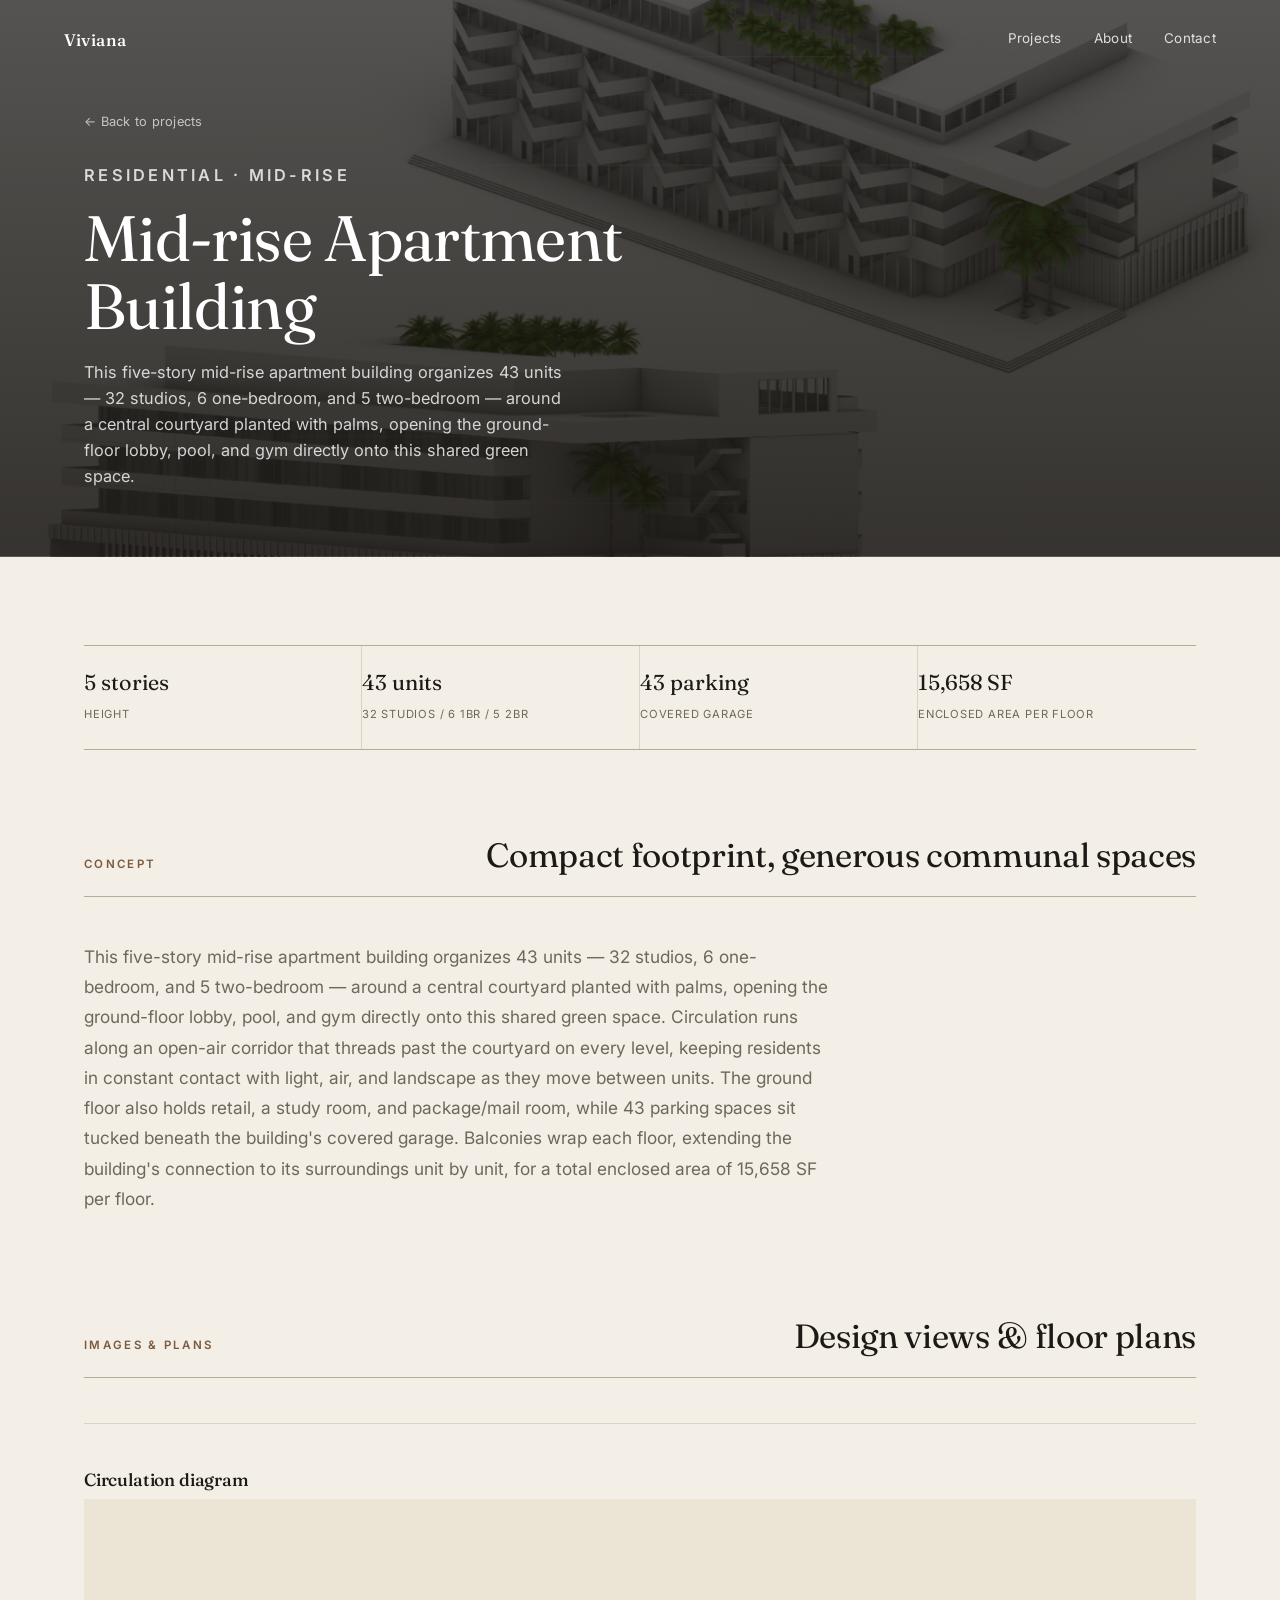
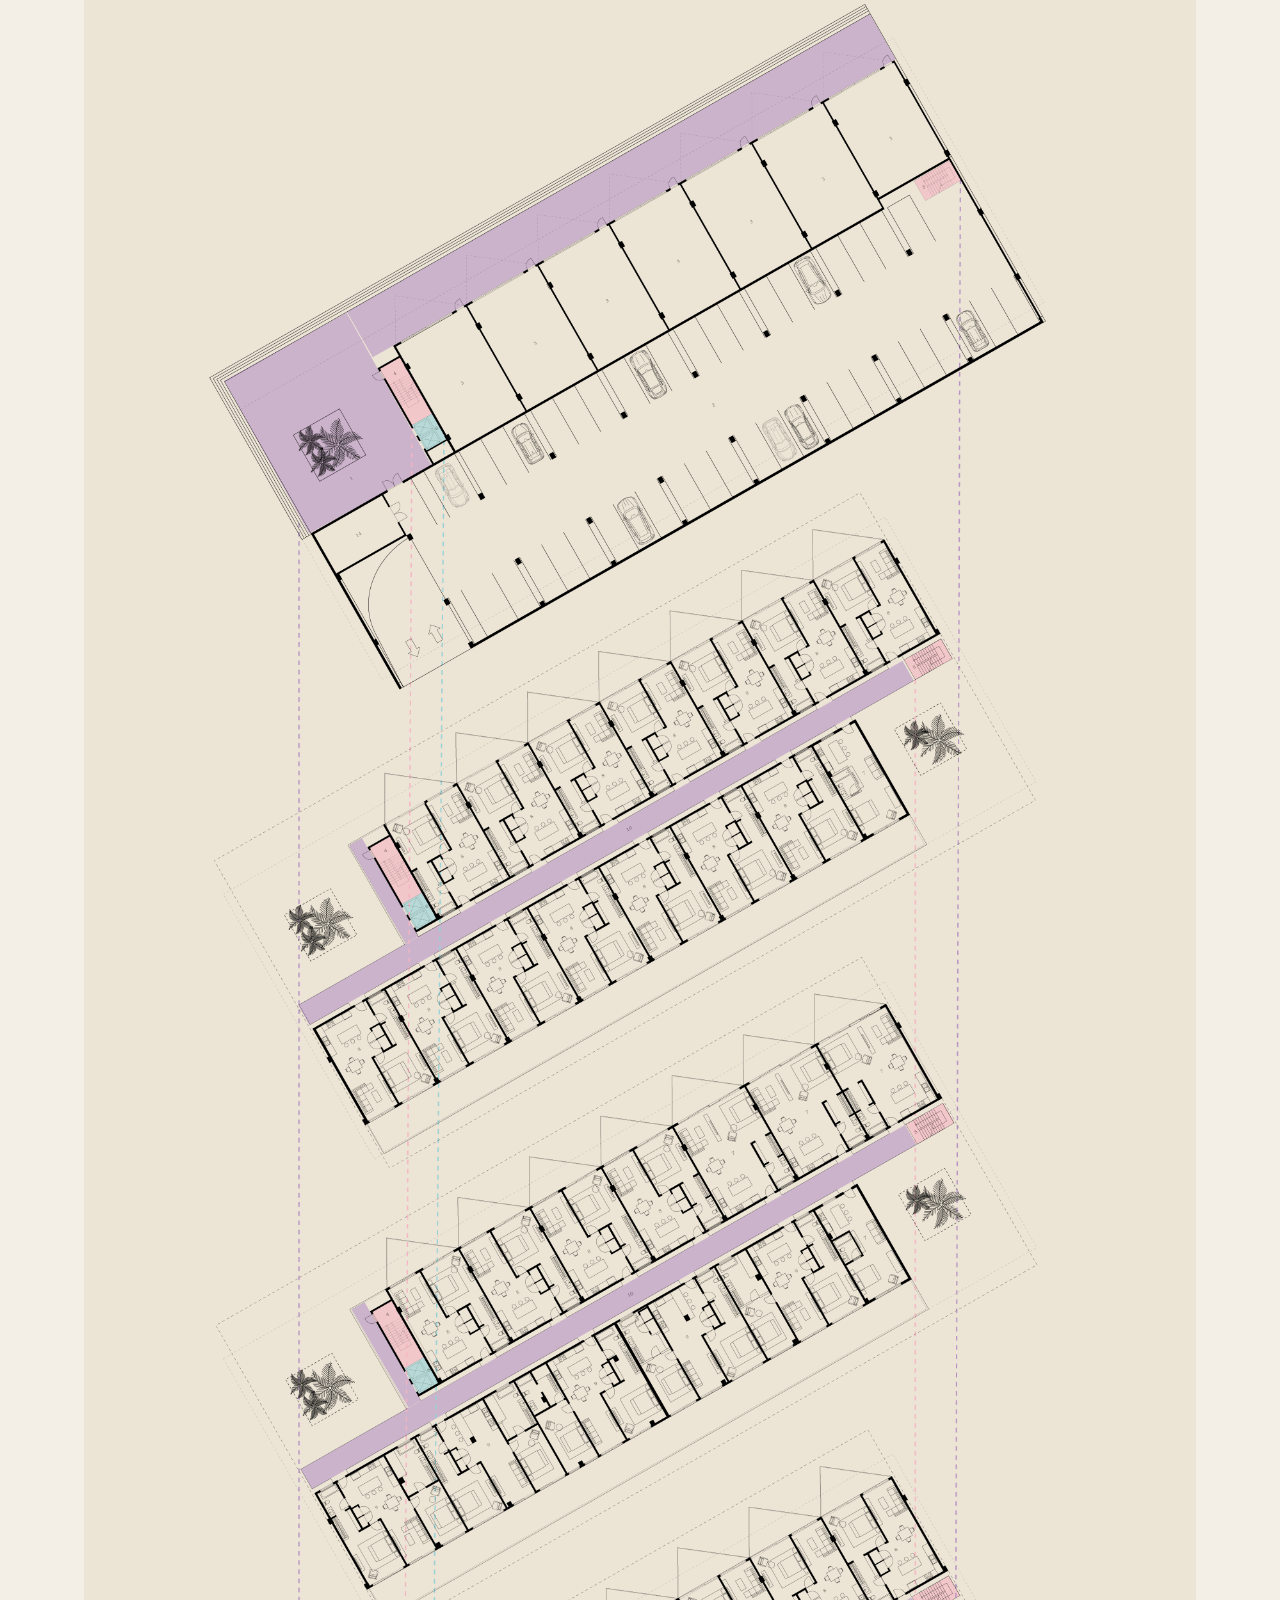
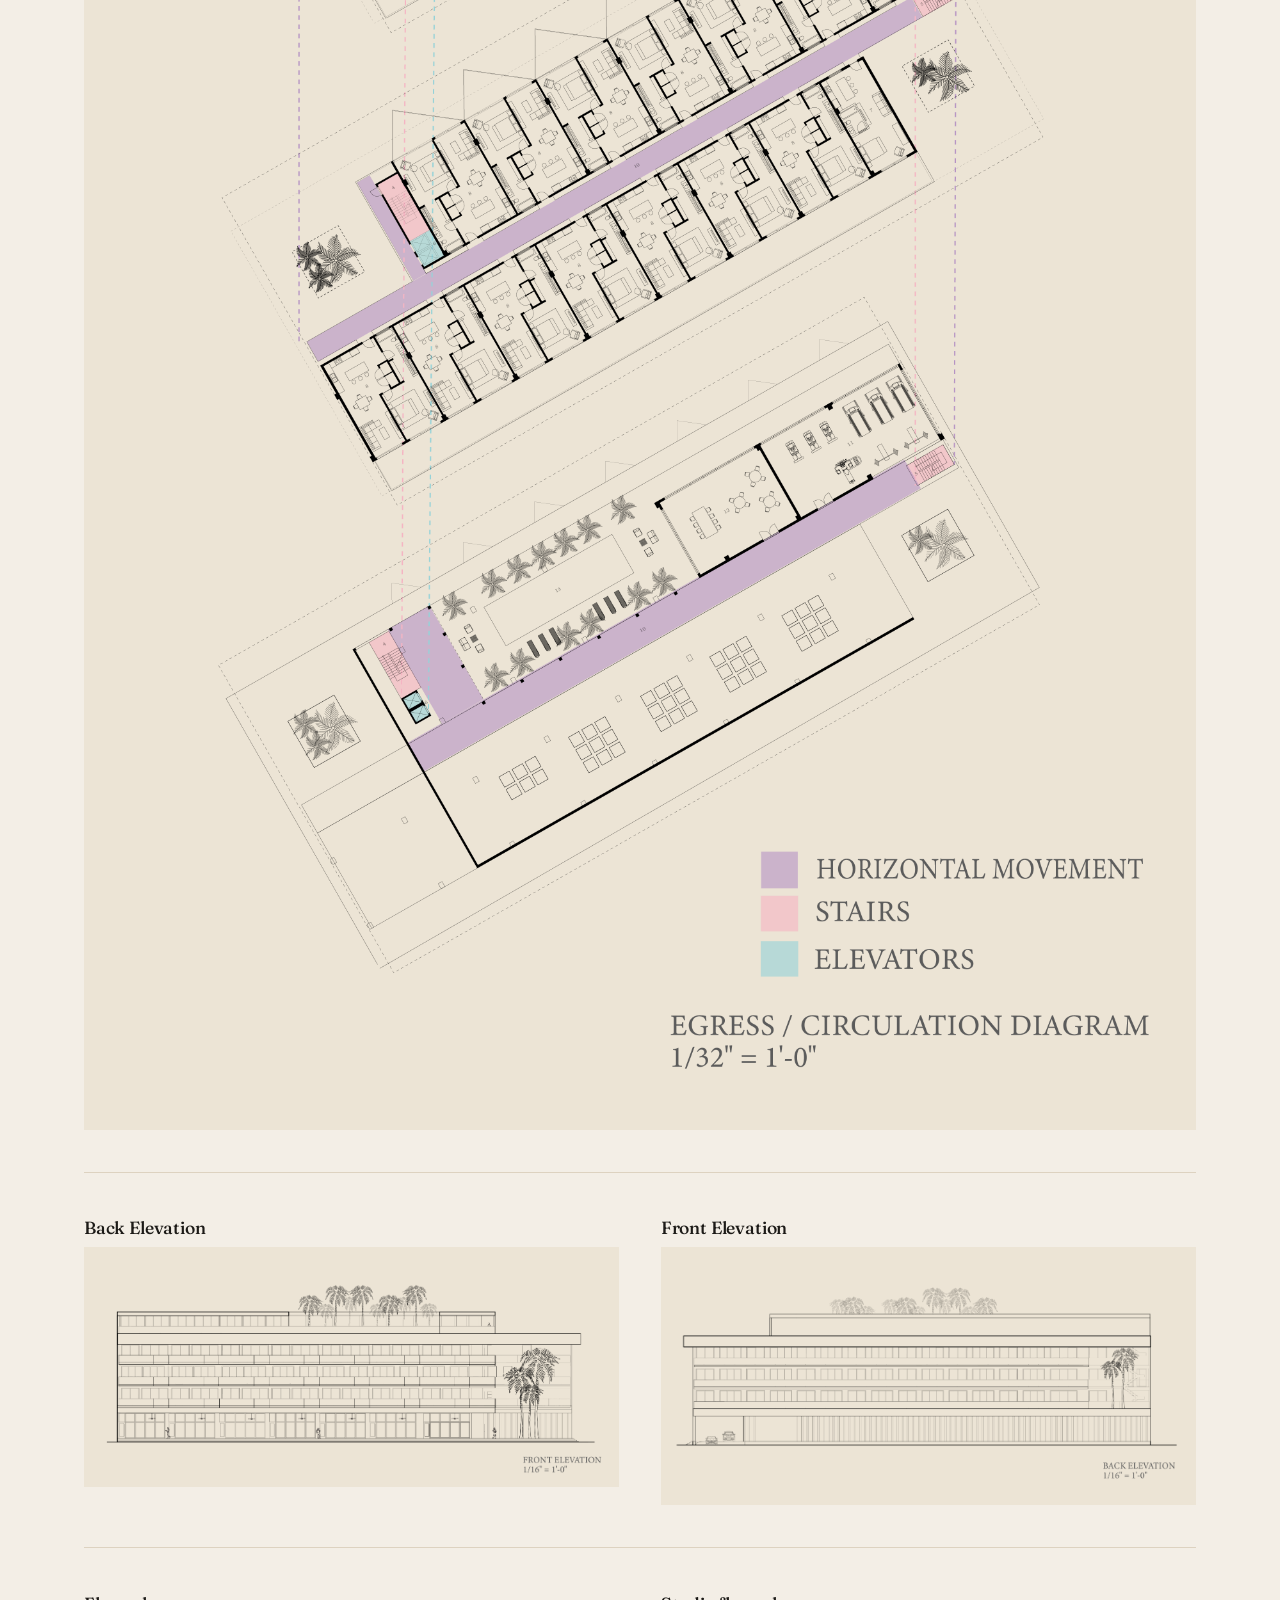
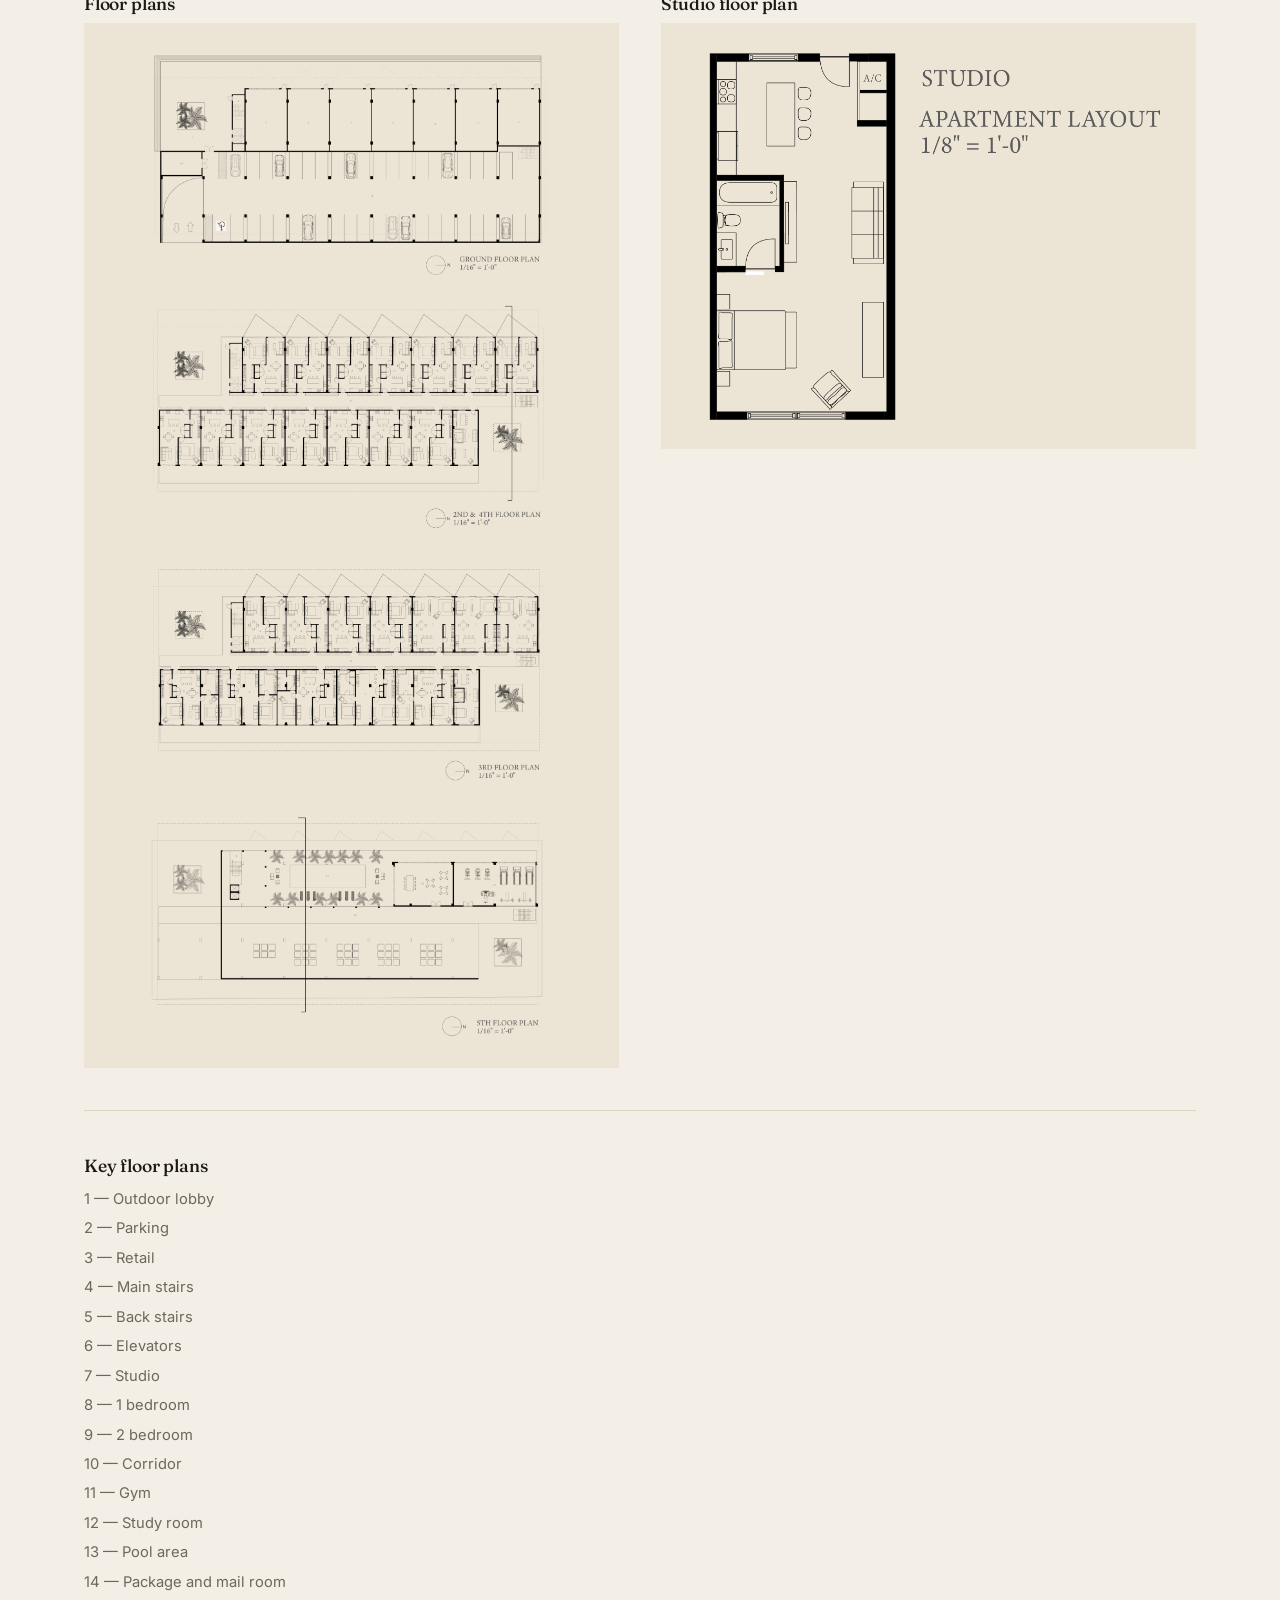
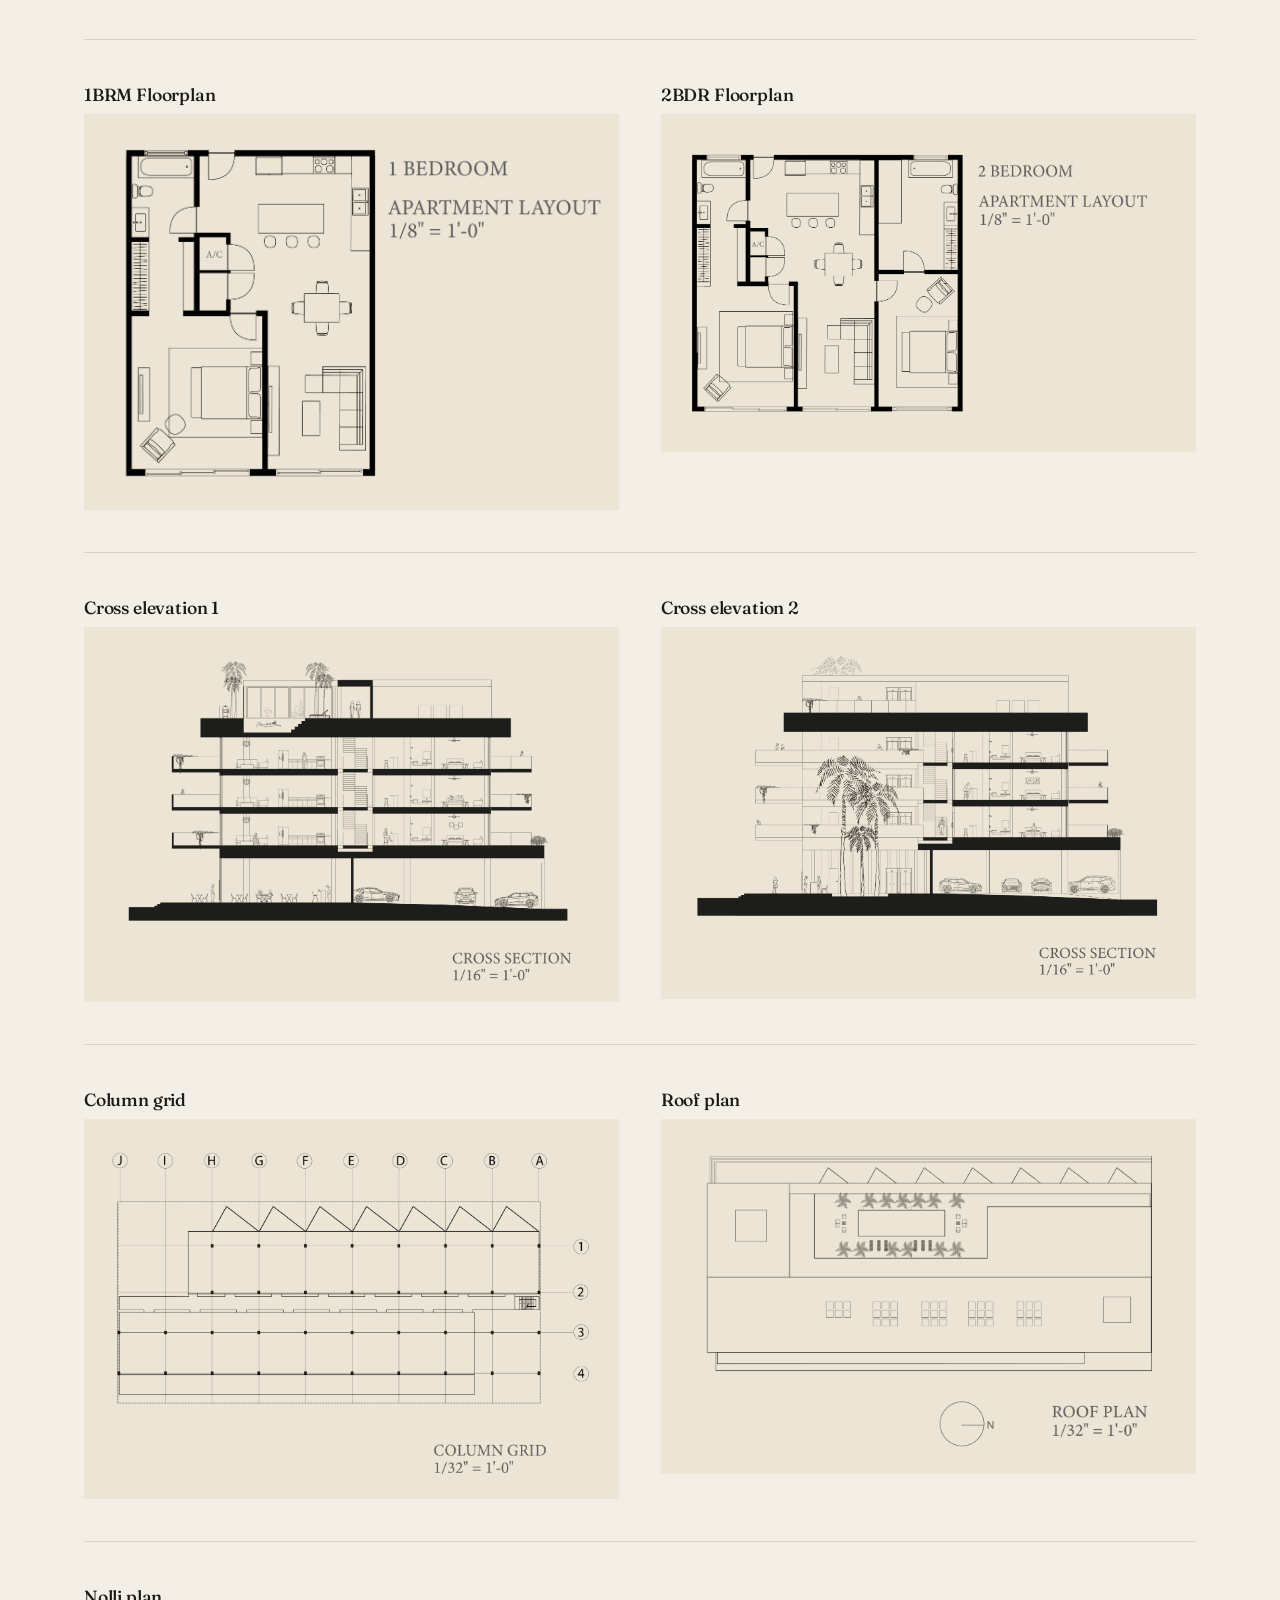
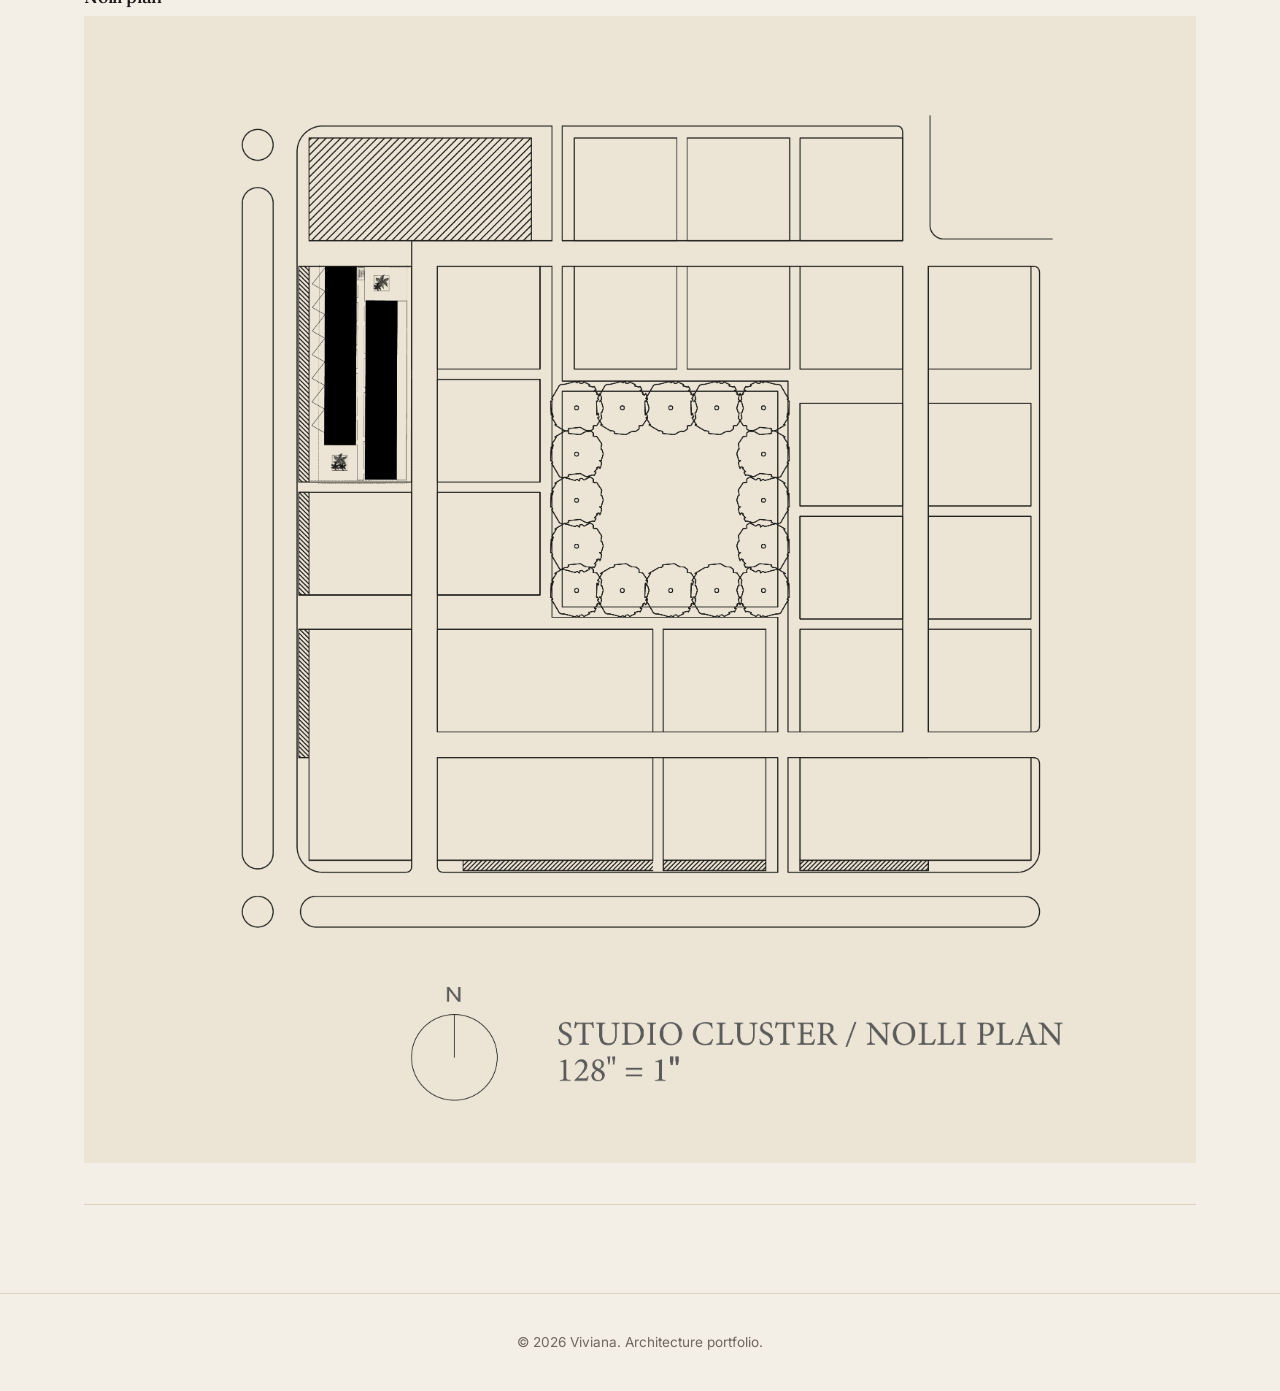
<file: mid-rise.html>
<!DOCTYPE html>
<html lang="en">
  <head>
    <meta charset="utf-8" />
    <meta name="viewport" content="width=device-width,initial-scale=1" />
    <title>Mid-rise Apartment Building | Viviana — Architecture Portfolio</title>
    <link rel="icon" type="image/png" href="assets/faviconvivi.png" />

    <meta name="description" content="Mid-rise apartment building: mixed-use residential development." />
    <link rel="preconnect" href="https://fonts.googleapis.com" />
    <link rel="preconnect" href="https://fonts.gstatic.com" crossorigin />
    <link
      href="https://fonts.googleapis.com/css2?family=Fraunces:opsz,wght@9..144,300;9..144,400;9..144,500&family=Inter:wght@400;500;600;700;800&display=swap"
      rel="stylesheet"
    />
    <link rel="stylesheet" href="styles.css?v=2" />
  </head>
  <body>
    <header class="hero hero-compact" style="--hero-image:url('assets/mid-rise/PortadaAp.jpg')">
      <nav class="nav">
        <a class="brand" href="index.html">Viviana</a>
        <div class="nav-links">
          <a href="index.html#projects">Projects</a>
          <a href="index.html#about">About</a>
          <a href="index.html#contact">Contact</a>
        </div>
      </nav>

      <div class="hero-content">
        <a class="back-link" href="index.html#projects">← Back to projects</a>
        <p class="eyebrow">Residential · Mid-rise</p>
        <h1>Mid-rise Apartment Building</h1>
        <p>
          This five-story mid-rise apartment building organizes 43 units — 32 studios, 6 one-bedroom, and 5 two-bedroom — around a central courtyard planted with palms, opening the ground-floor lobby, pool, and gym directly onto this shared green space.
        </p>
      </div>
    </header>

    <main>
      <section class="section">
        <div class="project-stats">
          <div>
            <span class="stat-value">5 stories</span>
            <span class="stat-label">Height</span>
          </div>
          <div>
            <span class="stat-value">43 units</span>
            <span class="stat-label">32 studios / 6 1BR / 5 2BR</span>
          </div>
          <div>
            <span class="stat-value">43 parking</span>
            <span class="stat-label">Covered garage</span>
          </div>
          <div>
            <span class="stat-value">15,658 SF</span>
            <span class="stat-label">Enclosed area per floor</span>
          </div>
        </div>

        <div class="section-heading">
          <p class="eyebrow">Concept</p>
          <h2>Compact footprint, generous communal spaces</h2>
        </div>
        <p class="project-description">
          This five-story mid-rise apartment building organizes 43 units — 32 studios, 6 one-bedroom, and 5 two-bedroom — around a central courtyard planted with palms, opening the ground-floor lobby, pool, and gym directly onto this shared green space. Circulation runs along an open-air corridor that threads past the courtyard on every level, keeping residents in constant contact with light, air, and landscape as they move between units. The ground floor also holds retail, a study room, and package/mail room, while 43 parking spaces sit tucked beneath the building's covered garage. Balconies wrap each floor, extending the building's connection to its surroundings unit by unit, for a total enclosed area of 15,658 SF per floor.
        </p>
      </section>

      <section class="section">
        <div class="section-heading">
          <p class="eyebrow">Images & Plans</p>
          <h2>Design views & floor plans</h2>
        </div>

          <div class="drawings">
            <div class="drawing-card">
              <h3>Circulation diagram</h3>
              <img src="assets/mid-rise/CIRCULATION%20DIAGRAM.png" alt="Circulation diagram" loading="lazy" />
            </div>

            <div class="drawings-pair">
              <div class="drawing-card">
                <h3>Back Elevation</h3>
                <img src="assets/mid-rise/BACK%20ELEVATION.png" alt="Back elevation" loading="lazy" />
              </div>
              <div class="drawing-card">
                <h3>Front Elevation</h3>
                <img src="assets/mid-rise/FRONT%20ELEVATION.png" alt="Front elevation" loading="lazy" />
              </div>
            </div>

            <div class="drawings-pair">
              <div class="drawing-card">
                <h3>Floor plans</h3>
                <img src="assets/mid-rise/FLOORPLANS.png" alt="Floor plans" loading="lazy" />
              </div>
              <div class="drawing-card">
                <h3>Studio floor plan</h3>
                <img src="assets/mid-rise/STUDIO%20FLOORPLAN.png" alt="Studio plan" loading="lazy" />
              </div>
            </div>

            <div class="drawing-card">
              <h3>Key floor plans</h3>
              <ul>
                <li>1 — Outdoor lobby</li>
                <li>2 — Parking</li>
                <li>3 — Retail</li>
                <li>4 — Main stairs</li>
                <li>5 — Back stairs</li>
                <li>6 — Elevators</li>
                <li>7 — Studio</li>
                <li>8 — 1 bedroom</li>
                <li>9 — 2 bedroom</li>
                <li>10 — Corridor</li>
                <li>11 — Gym</li>
                <li>12 — Study room</li>
                <li>13 — Pool area</li>
                <li>14 — Package and mail room</li>
              </ul>
            </div>

            <div class="drawings-pair">
              <div class="drawing-card">
                <h3>1BRM Floorplan</h3>
                <img src="assets/mid-rise/1BRM%20FLOORPLAN.png" alt="1 bedroom floorplan" loading="lazy" />
              </div>
              <div class="drawing-card">
                <h3>2BDR Floorplan</h3>
                <img src="assets/mid-rise/2BDR%20FLOORPLAN.png" alt="2 bedroom floorplan" loading="lazy" />
              </div>
            </div>

            <div class="drawings-pair">
              <div class="drawing-card">
                <h3>Cross elevation 1</h3>
                <img src="assets/mid-rise/CROSS%20ELEVATION1.png" alt="Cross elevation 1" loading="lazy" />
              </div>
              <div class="drawing-card">
                <h3>Cross elevation 2</h3>
                <img src="assets/mid-rise/CROSS%20ELEVATION2.png" alt="Cross elevation 2" loading="lazy" />
              </div>
            </div>

            <div class="drawings-pair">
              <div class="drawing-card">
                <h3>Column grid</h3>
                <img src="assets/mid-rise/COLUMN%20GRID.png" alt="Column grid" loading="lazy" />
              </div>
              <div class="drawing-card">
                <h3>Roof plan</h3>
                <img src="assets/mid-rise/ROOF%20PLAN.png" alt="Roof plan" loading="lazy" />
              </div>
            </div>

            <div class="drawing-card">
              <h3>Nolli plan</h3>
              <img src="assets/mid-rise/NOLLI%20PLAN.png" alt="Nolli plan" loading="lazy" />
            </div>
          </div>
        </section>
      </section>
    </main>

    <footer class="footer">
      <p>© 2026 Viviana. Architecture portfolio.</p>
    </footer>
  </body>
</html>
</file>
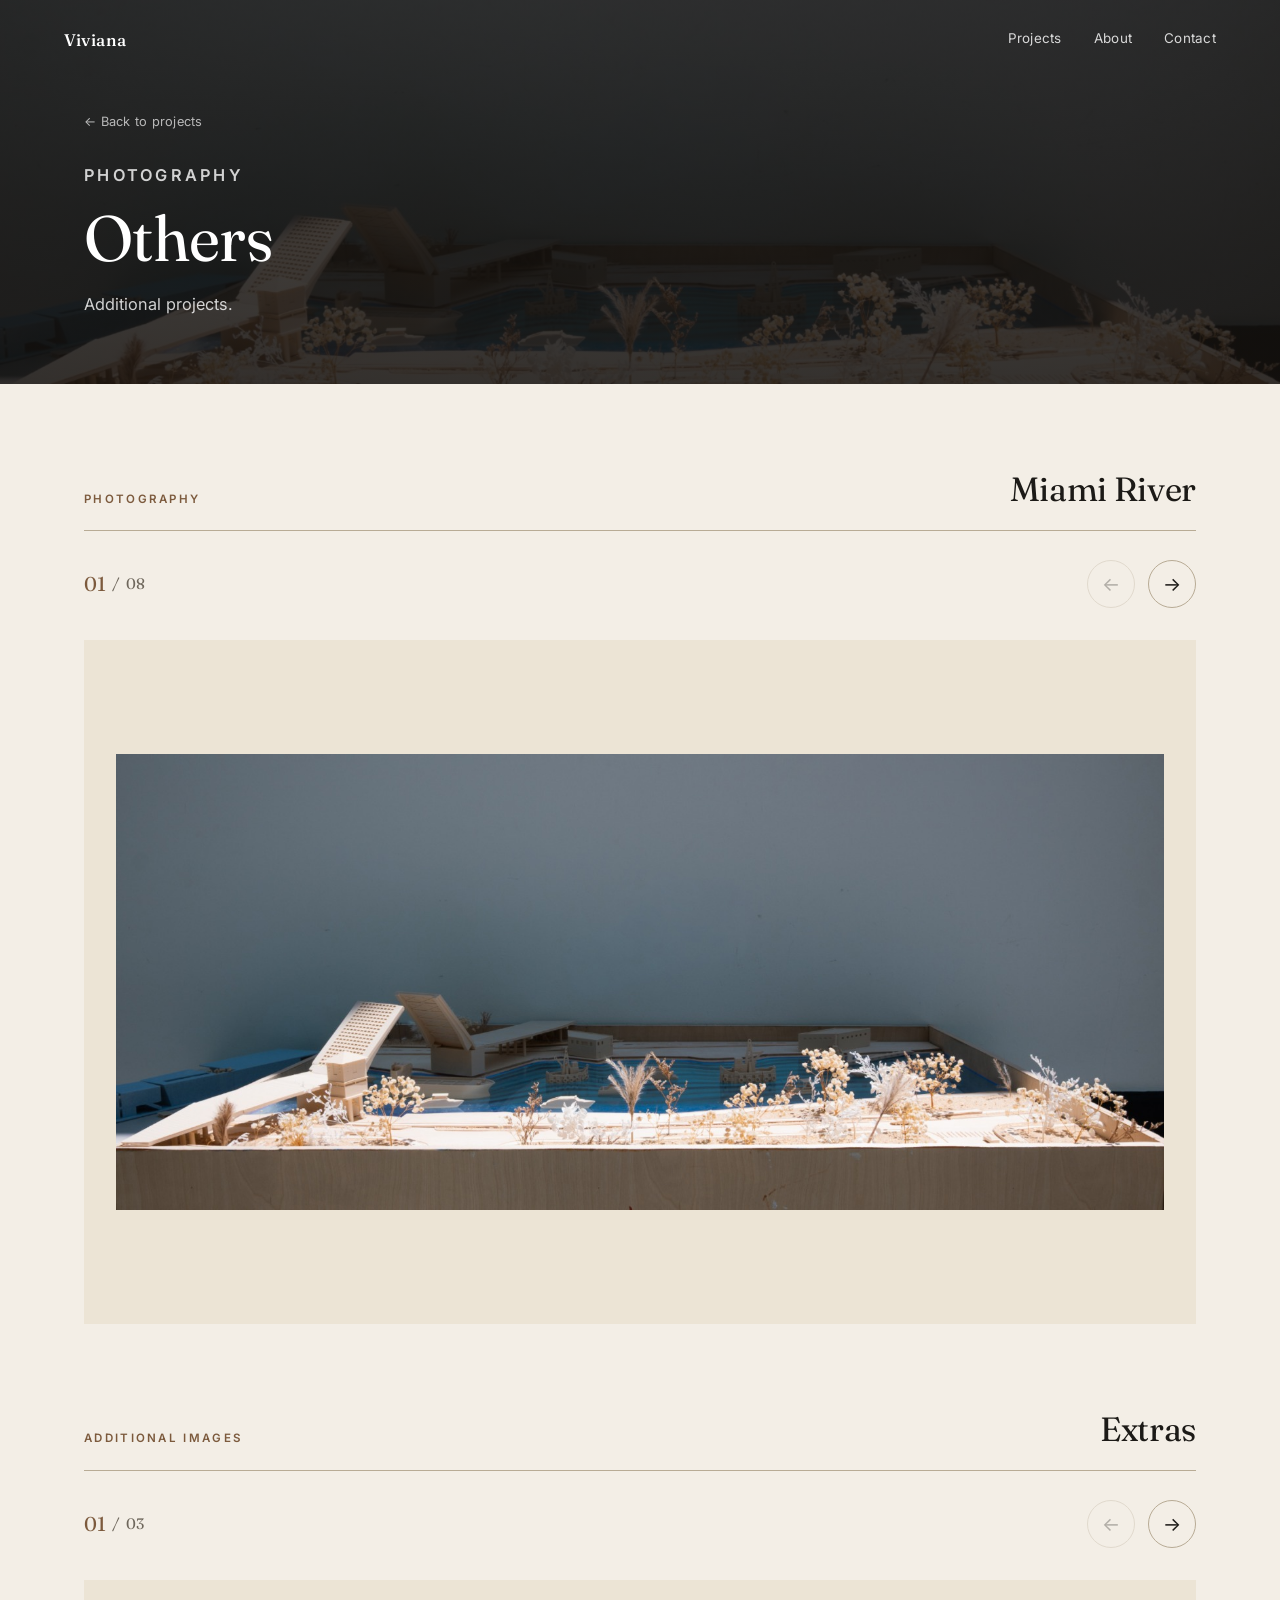
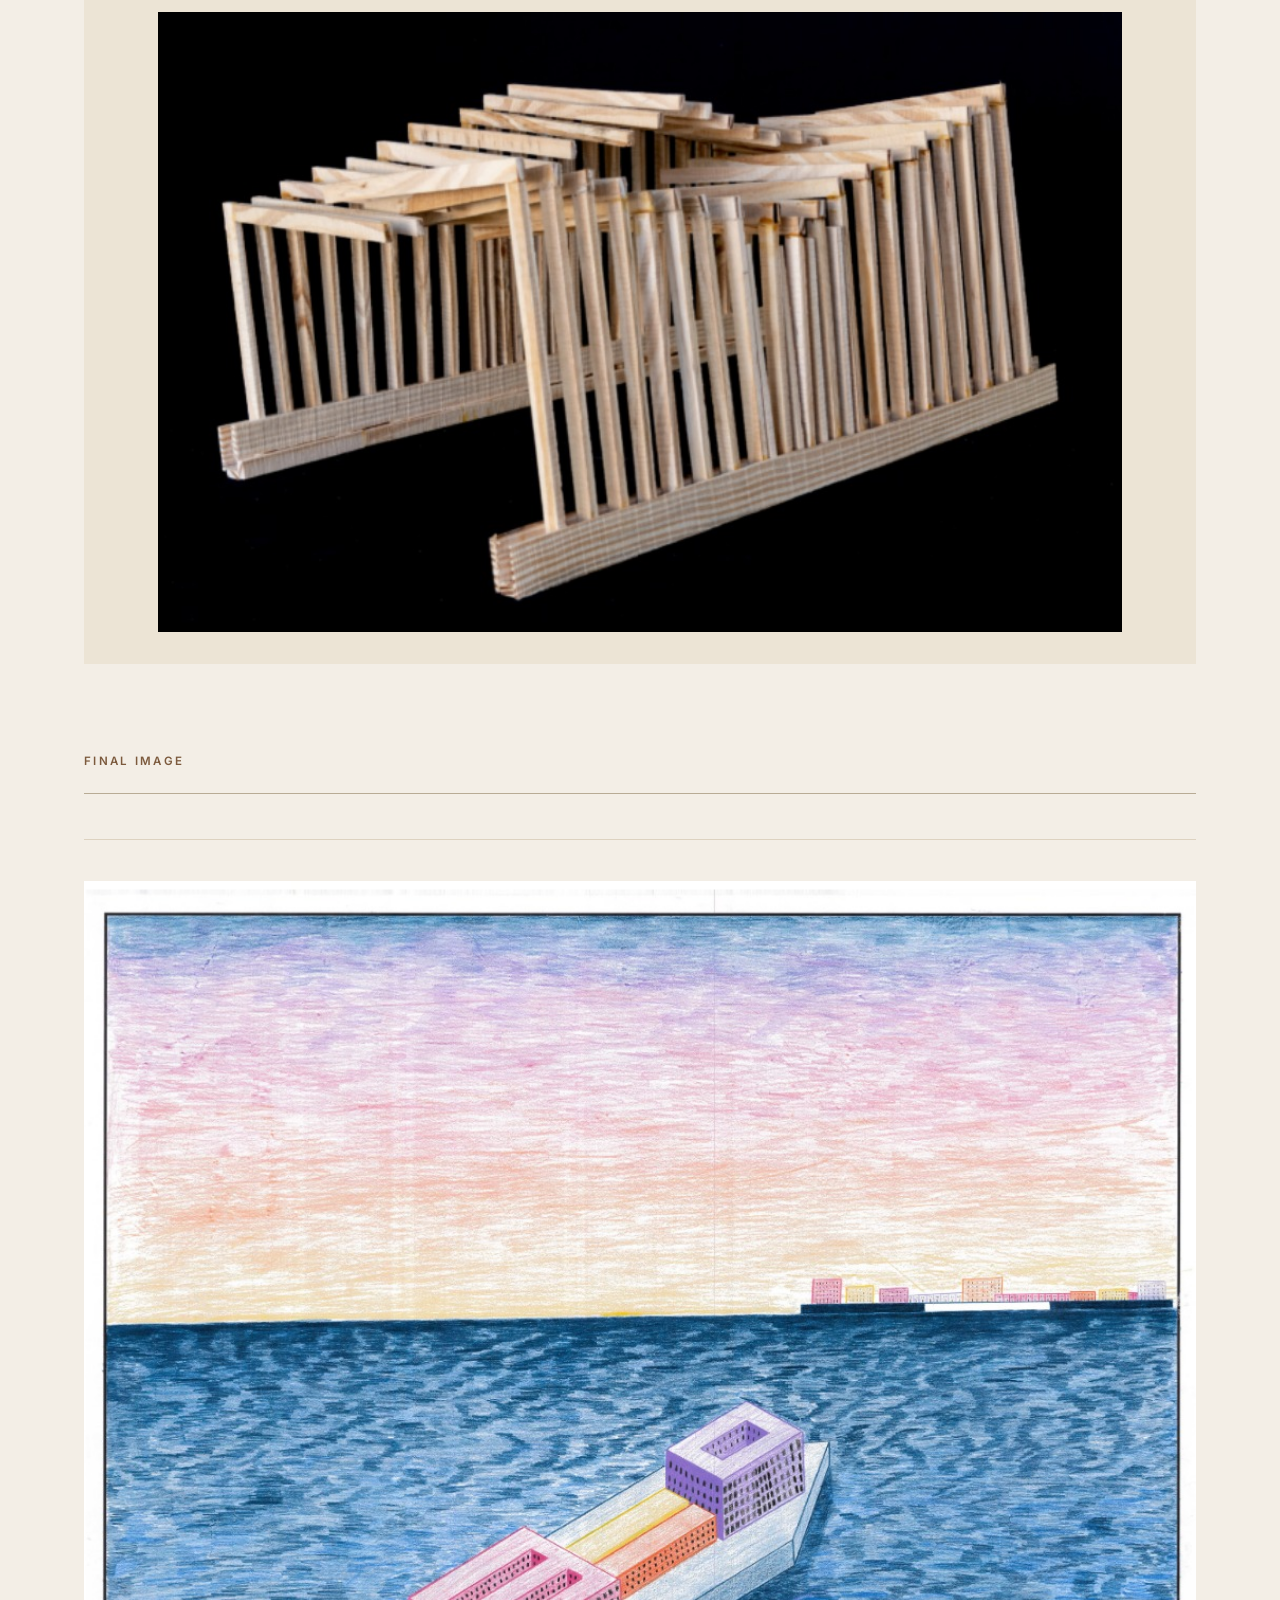
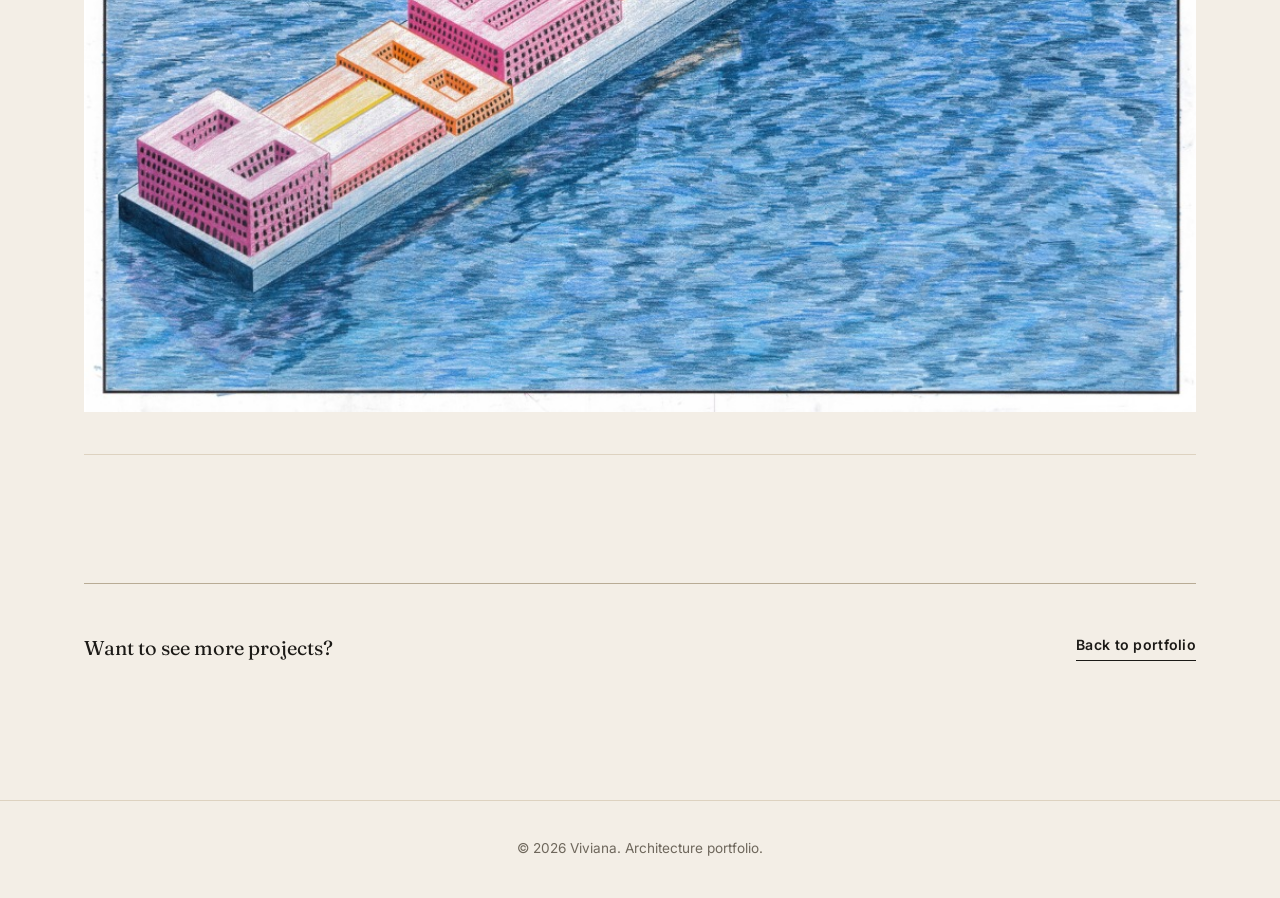
<file: Others.html>
<!DOCTYPE html>
<html lang="en">
  <head>
    <meta charset="UTF-8" />
    <meta name="viewport" content="width=device-width, initial-scale=1.0" />

    <title>Others | Viviana — Architecture Portfolio</title>
    <link rel="icon" type="image/png" href="assets/faviconvivi.png" />


    <meta
      name="description"
      content="Others: additional photos, including the Miami River."
    />

    <link rel="preconnect" href="https://fonts.googleapis.com" />
    <link rel="preconnect" href="https://fonts.gstatic.com" crossorigin />

    <link
      href="https://fonts.googleapis.com/css2?family=Fraunces:opsz,wght@9..144,300;9..144,400;9..144,500&family=Inter:wght@400;500;600;700;800&display=swap"
      rel="stylesheet"
    />

    <link rel="stylesheet" href="styles.css?v=15" />
  </head>

  <body>
    <header
      class="hero hero-compact"
      style="--hero-image:url('assets/Others/MiamiRiver1.jpeg')"
    >
      <nav class="nav">
        <a class="brand" href="index.html">Viviana</a>

        <div class="nav-links">
          <a href="index.html#projects">Projects</a>
          <a href="index.html#about">About</a>
          <a href="index.html#contact">Contact</a>
        </div>
      </nav>

      <div class="hero-content">
        <a class="back-link" href="index.html#projects">
          ← Back to projects
        </a>

        <p class="eyebrow">Photography</p>

        <h1>Others</h1>

        <p>
          Additional projects.
        </p>
      </div>
    </header>

    <main>
      <!-- =====================================================
           MIAMI RIVER CAROUSEL
           ===================================================== -->

      <section class="section detail-carousel-section">
        <div class="section-heading">
          <p class="eyebrow">Photography</p>

          <h2>Miami River</h2>
        </div>

        <div
          class="detail-carousel"
          data-detail-carousel
          aria-label="Miami River photo carousel"
        >
          <div class="detail-carousel-header">
            <p
              class="detail-carousel-counter"
              aria-label="Current image position"
            >
              <span data-carousel-current>01</span>
              <span aria-hidden="true">/</span>
              <span data-carousel-total>08</span>
            </p>

            <div
              class="detail-carousel-controls"
              aria-label="Miami River carousel controls"
            >
              <button
                class="detail-carousel-btn"
                type="button"
                data-carousel-prev
                aria-label="Previous image"
              >
                ←
              </button>

              <button
                class="detail-carousel-btn"
                type="button"
                data-carousel-next
                aria-label="Next image"
              >
                →
              </button>
            </div>
          </div>

          <div
            class="detail-carousel-viewport"
            data-carousel-viewport
          >
            <div
              class="detail-carousel-track"
              data-carousel-track
            >
              <figure class="detail-carousel-slide">
                <img
                  src="assets/Others/MiamiRiver1.jpeg"
                  alt="Miami River view 1"
                  loading="lazy"
                />
              </figure>

              <figure class="detail-carousel-slide">
                <img
                  src="assets/Others/MiamiRiver2.jpeg"
                  alt="Miami River view 2"
                  loading="lazy"
                />
              </figure>

              <figure class="detail-carousel-slide">
                <img
                  src="assets/Others/MiamiRiver3.jpeg"
                  alt="Miami River view 3"
                  loading="lazy"
                />
              </figure>

              <figure class="detail-carousel-slide">
                <img
                  src="assets/Others/MiamiRiver4.jpeg"
                  alt="Miami River view 4"
                  loading="lazy"
                />
              </figure>

              <figure class="detail-carousel-slide">
                <img
                  src="assets/Others/MiamiRiver5.jpeg"
                  alt="Miami River view 5"
                  loading="lazy"
                />
              </figure>

              <figure class="detail-carousel-slide">
                <img
                  src="assets/Others/MiamiRiver6.jpeg"
                  alt="Miami River view 6"
                  loading="lazy"
                />
              </figure>

              <figure class="detail-carousel-slide">
                <img
                  src="assets/Others/MiamiRiver7.jpeg"
                  alt="Miami River view 7"
                  loading="lazy"
                />
              </figure>

              <figure class="detail-carousel-slide">
                <img
                  src="assets/Others/MiamiRiver8.jpeg"
                  alt="Miami River view 8"
                  loading="lazy"
                />
              </figure>
            </div>
          </div>
        </div>
      </section>

      <!-- =====================================================
           EXTRAS CAROUSEL
           ===================================================== -->

      <section class="section detail-carousel-section">
        <div class="section-heading">
          <p class="eyebrow">Additional images</p>

          <h2>Extras</h2>
        </div>

        <div
          class="detail-carousel"
          data-detail-carousel
          aria-label="Additional photo carousel"
        >
          <div class="detail-carousel-header">
            <p
              class="detail-carousel-counter"
              aria-label="Current image position"
            >
              <span data-carousel-current>01</span>
              <span aria-hidden="true">/</span>
              <span data-carousel-total>03</span>
            </p>

            <div
              class="detail-carousel-controls"
              aria-label="Additional photo carousel controls"
            >
              <button
                class="detail-carousel-btn"
                type="button"
                data-carousel-prev
                aria-label="Previous image"
              >
                ←
              </button>

              <button
                class="detail-carousel-btn"
                type="button"
                data-carousel-next
                aria-label="Next image"
              >
                →
              </button>
            </div>
          </div>

          <div
            class="detail-carousel-viewport"
            data-carousel-viewport
          >
            <div
              class="detail-carousel-track"
              data-carousel-track
            >
              <figure class="detail-carousel-slide">
                <img
                  src="assets/Others/extra1.jpeg"
                  alt="Additional image 1"
                  loading="lazy"
                />
              </figure>

              <figure class="detail-carousel-slide">
                <img
                  src="assets/Others/extra2.jpeg"
                  alt="Additional image 2"
                  loading="lazy"
                />
              </figure>

              <figure class="detail-carousel-slide">
                <img
                  src="assets/Others/extra3.jpeg"
                  alt="Additional image 3"
                  loading="lazy"
                />
              </figure>
            </div>
          </div>
        </div>
      </section>

      <!-- =====================================================
           FINAL IMAGE
           ===================================================== -->

      <section class="section">
        <div class="section-heading">
          <p class="eyebrow">Final image</p>

         
        </div>

        <div class="drawings">
          <div class="drawing-card">
            <img
              src="assets/Others/PHOTO-2026-08-04-19-04-35.jpg"
              alt="Final additional photograph"
              loading="lazy"
            />
          </div>
        </div>
      </section>

      <!-- =====================================================
           BACK TO PORTFOLIO
           ===================================================== -->

      <section class="section">
        <div class="next-project">
          <p>Want to see more projects?</p>

          <a class="btn" href="index.html#projects">
            Back to portfolio
          </a>
        </div>
      </section>
    </main>

    <footer class="footer">
      <p>© 2026 Viviana. Architecture portfolio.</p>
    </footer>

    <script src="script.js"></script>
  </body>
</html>
</file>
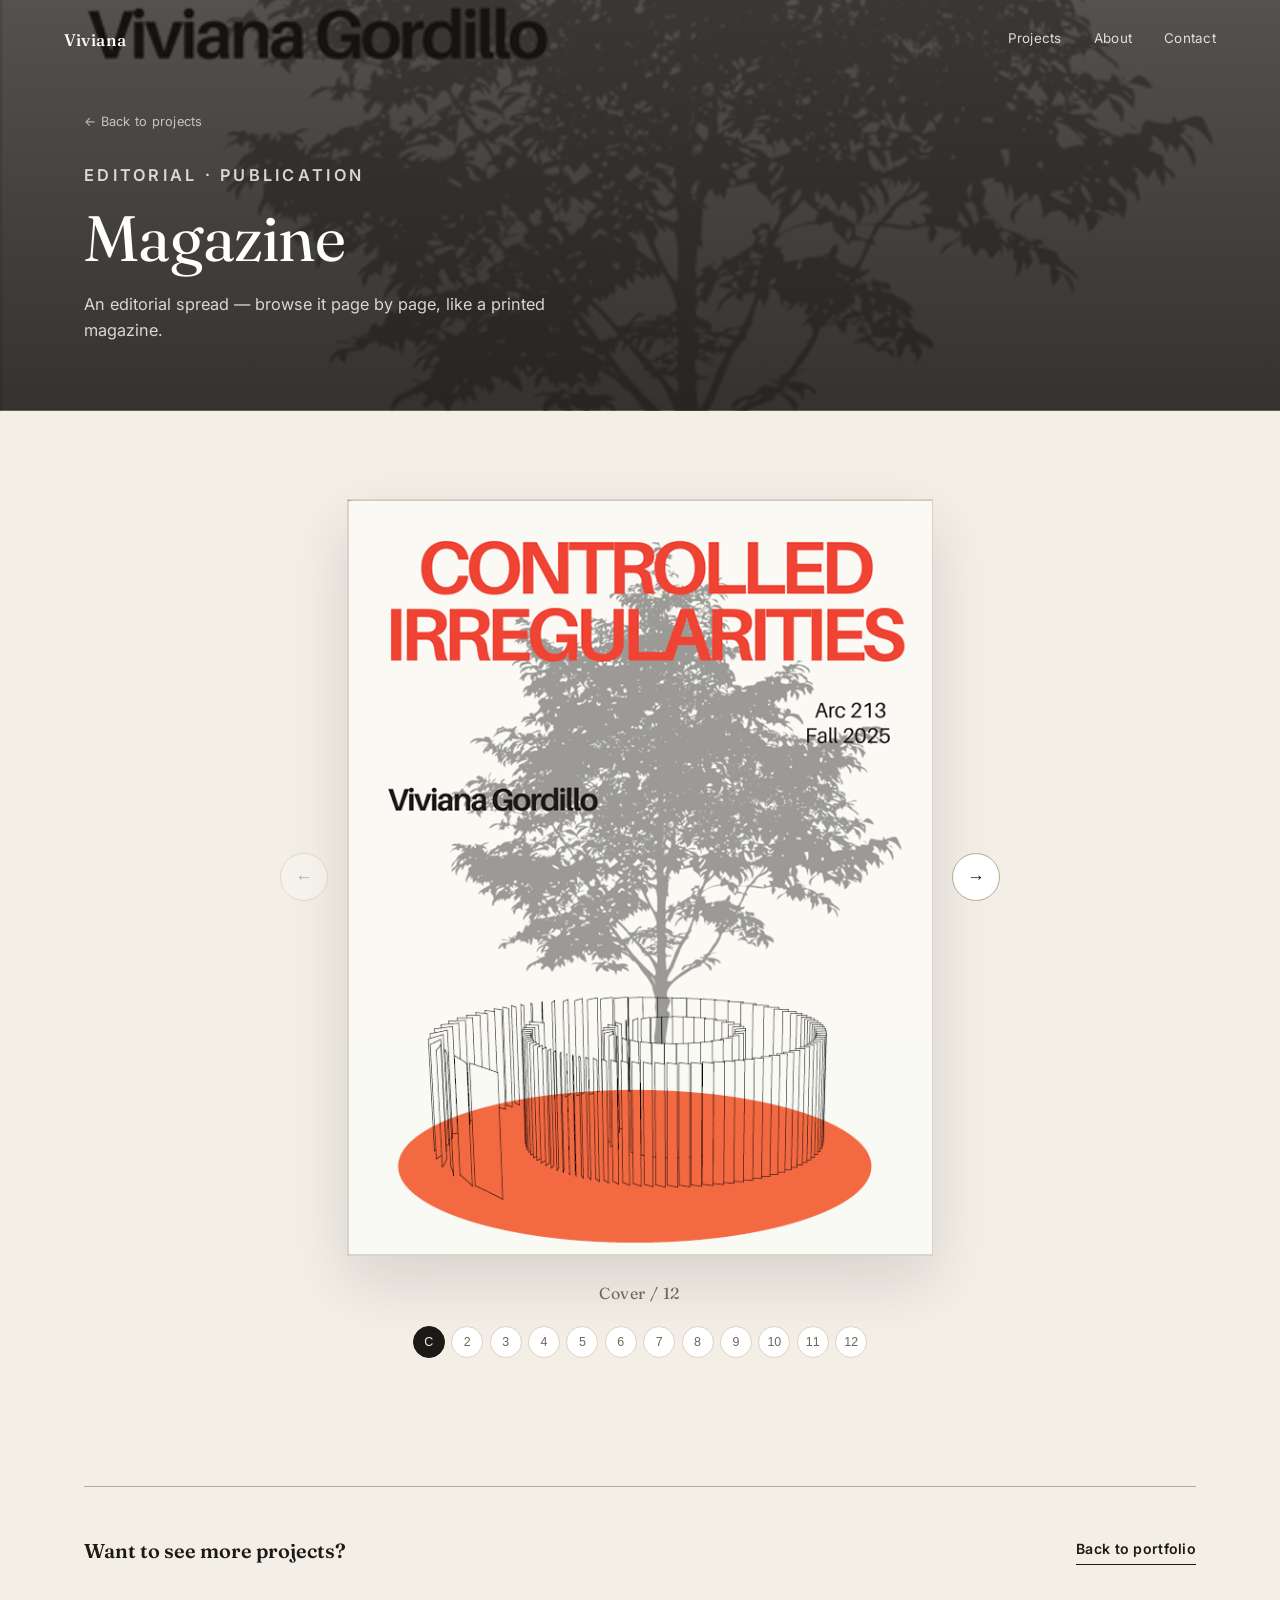
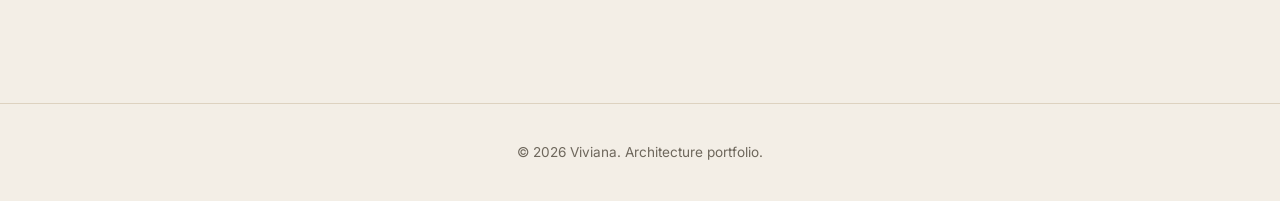
<file: Revista.html>
<!DOCTYPE html>
<html lang="en">
  <head>
    <meta charset="UTF-8" />
    <meta name="viewport" content="width=device-width, initial-scale=1.0" />
    <title>Revista | Viviana — Architecture Portfolio</title>
    <link rel="icon" type="image/png" href="assets/faviconvivi.png" />

    <meta
      name="description"
      content="Revista: an editorial spread, browsable page by page like a printed magazine."
    />
    <link rel="preconnect" href="https://fonts.googleapis.com" />
    <link rel="preconnect" href="https://fonts.gstatic.com" crossorigin />
    <link
      href="https://fonts.googleapis.com/css2?family=Fraunces:opsz,wght@9..144,300;9..144,400;9..144,500&family=Inter:wght@400;500;600;700;800&display=swap"
      rel="stylesheet"
    />
    <link rel="stylesheet" href="styles.css?v=13" />
  </head>
  <body>
    <header class="hero hero-compact" style="--hero-image:url('assets/revista/portada%201.png')">
      <nav class="nav">
        <a class="brand" href="index.html">Viviana</a>
        <div class="nav-links">
          <a href="index.html#projects">Projects</a>
          <a href="index.html#about">About</a>
          <a href="index.html#contact">Contact</a>
        </div>
      </nav>

      <div class="hero-content">
        <a class="back-link" href="index.html#projects">← Back to projects</a>
        <p class="eyebrow">Editorial · Publication</p>
        <h1>Magazine</h1>
        <p>An editorial spread — browse it page by page, like a printed magazine.</p>
      </div>
    </header>

  
    <main>
      <section class="section">
        <div class="magazine-viewer" aria-label="Magazine viewer">
          <div class="magazine-stage">
            <button class="magazine-arrow magazine-prev" type="button" aria-label="Previous page">←</button>

            <div class="magazine-page-wrap">
              <img id="magazine-page" src="assets/revista/portada%201.png" alt="Revista, cover" />
            </div>

            <button class="magazine-arrow magazine-next" type="button" aria-label="Next page">→</button>
          </div>

          <div class="magazine-footer">
            <p class="magazine-counter">
              <span id="magazine-current">Cover</span>
              <span aria-hidden="true">/</span>
              <span id="magazine-total">12</span>
            </p>

            <div class="magazine-thumbs" id="magazine-thumbs" aria-label="Jump to page"></div>
          </div>
        </div>
      </section>

      <section class="section">
        <div class="next-project">
          <p style="margin:0; font-weight:600;">Want to see more projects?</p>
          <a class="btn" href="index.html#projects" style="margin-top:0;">Back to portfolio</a>
        </div>
      </section>
    </main>

    <footer class="footer">
      <p>© 2026 Viviana. Architecture portfolio.</p>
    </footer>

    <script src="Revista.js"></script>
  </body>
</html>
</file>
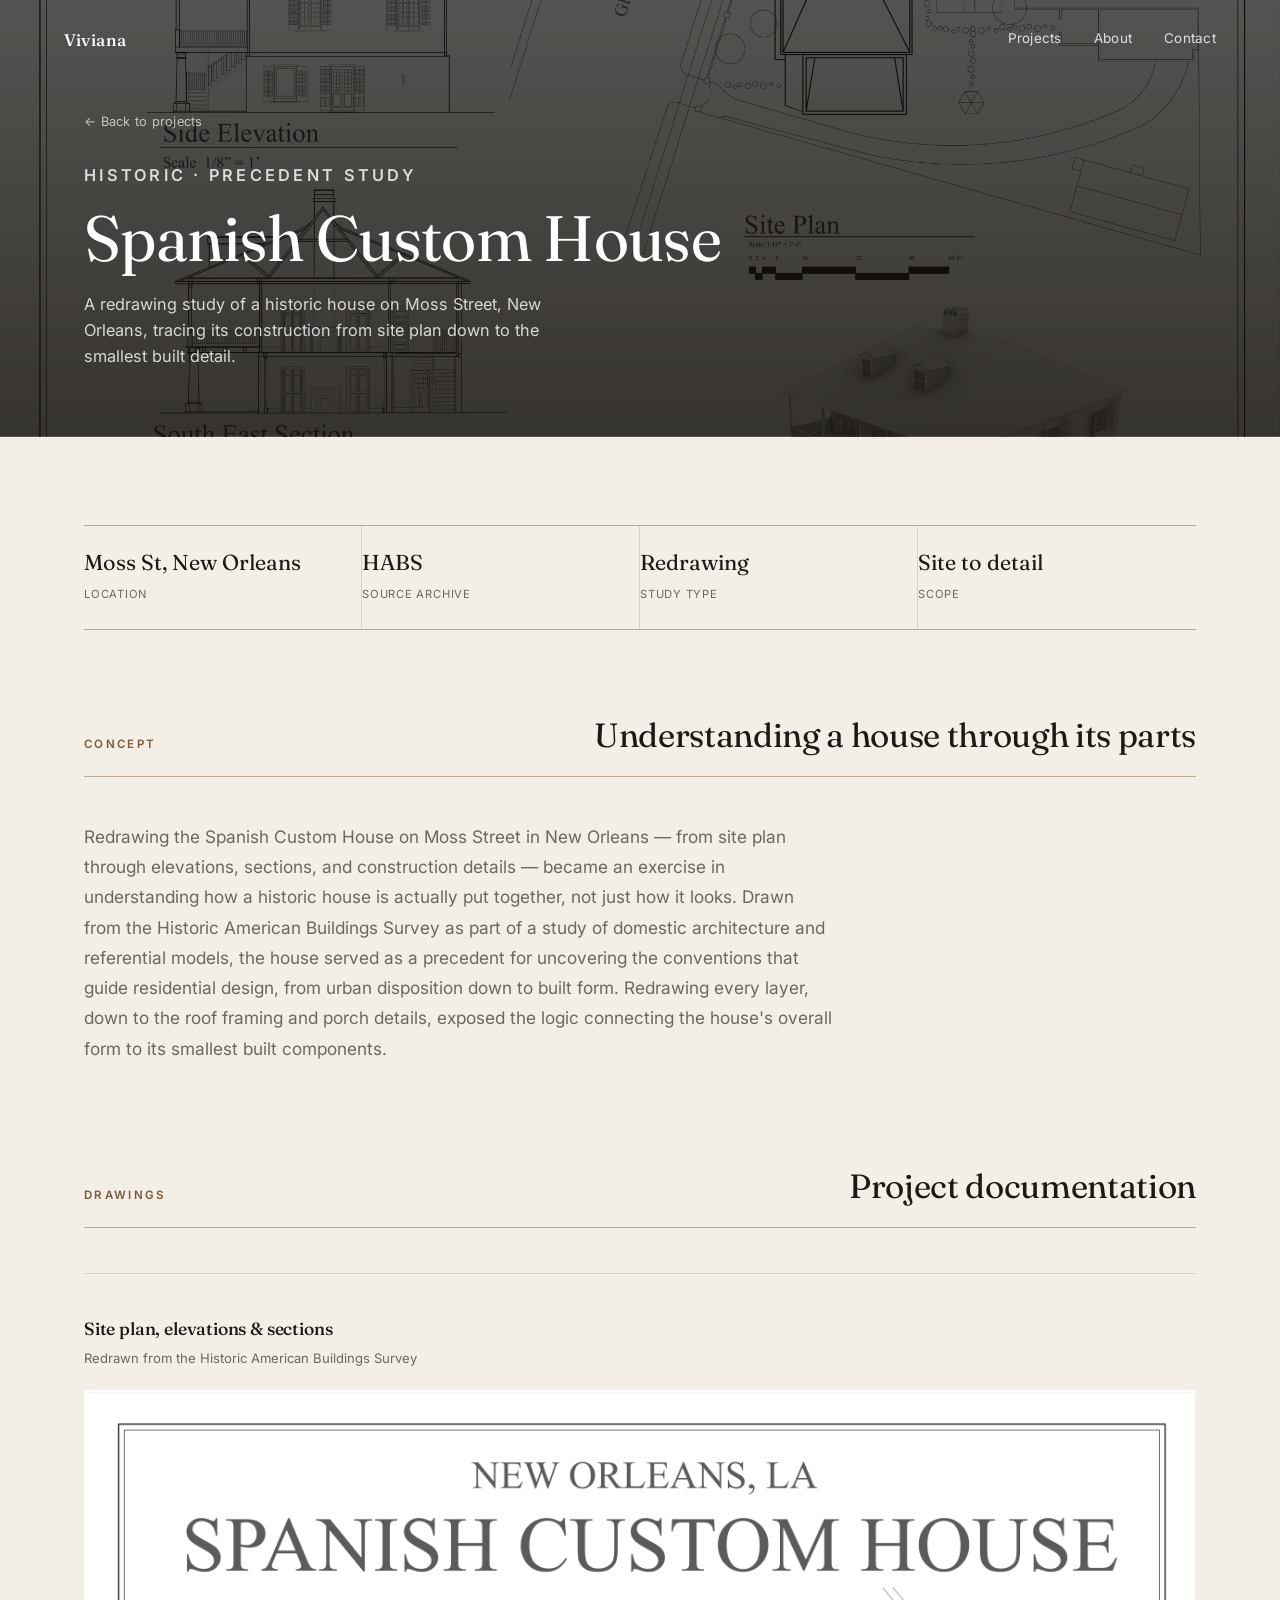
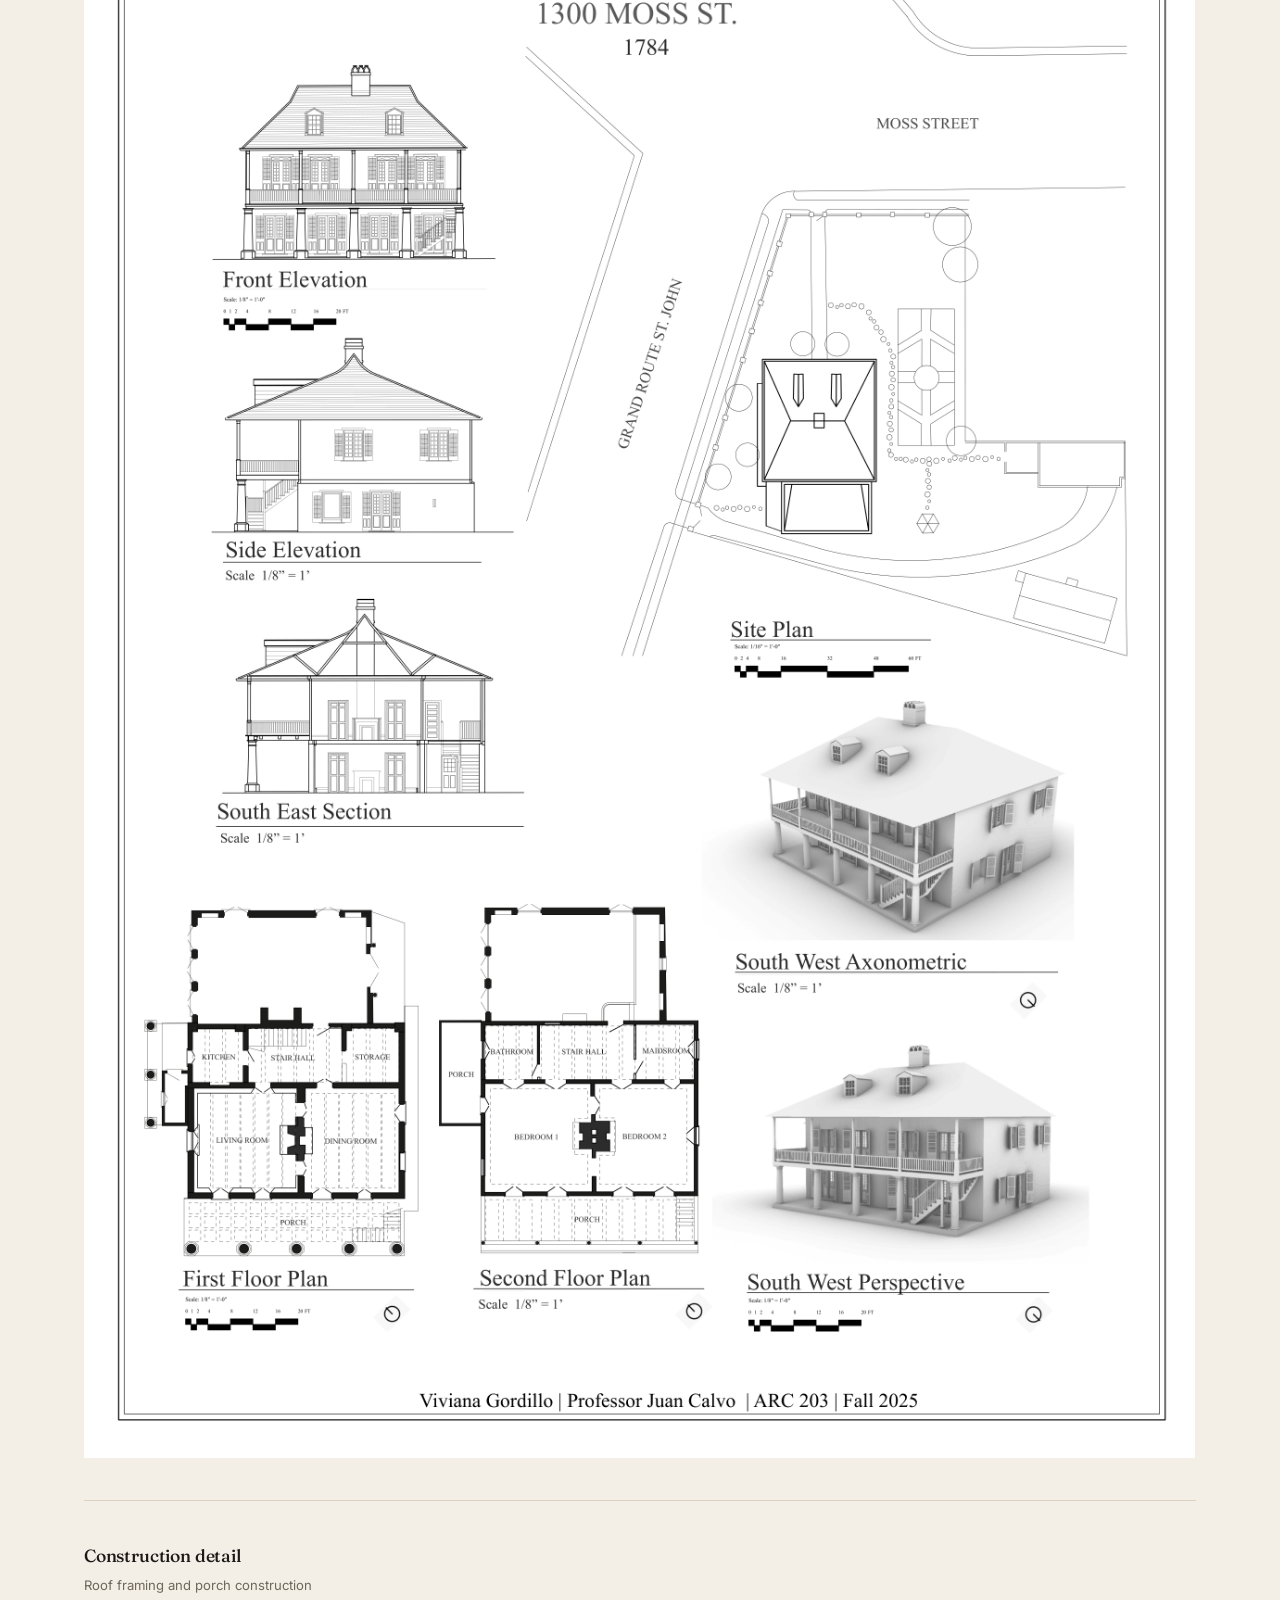
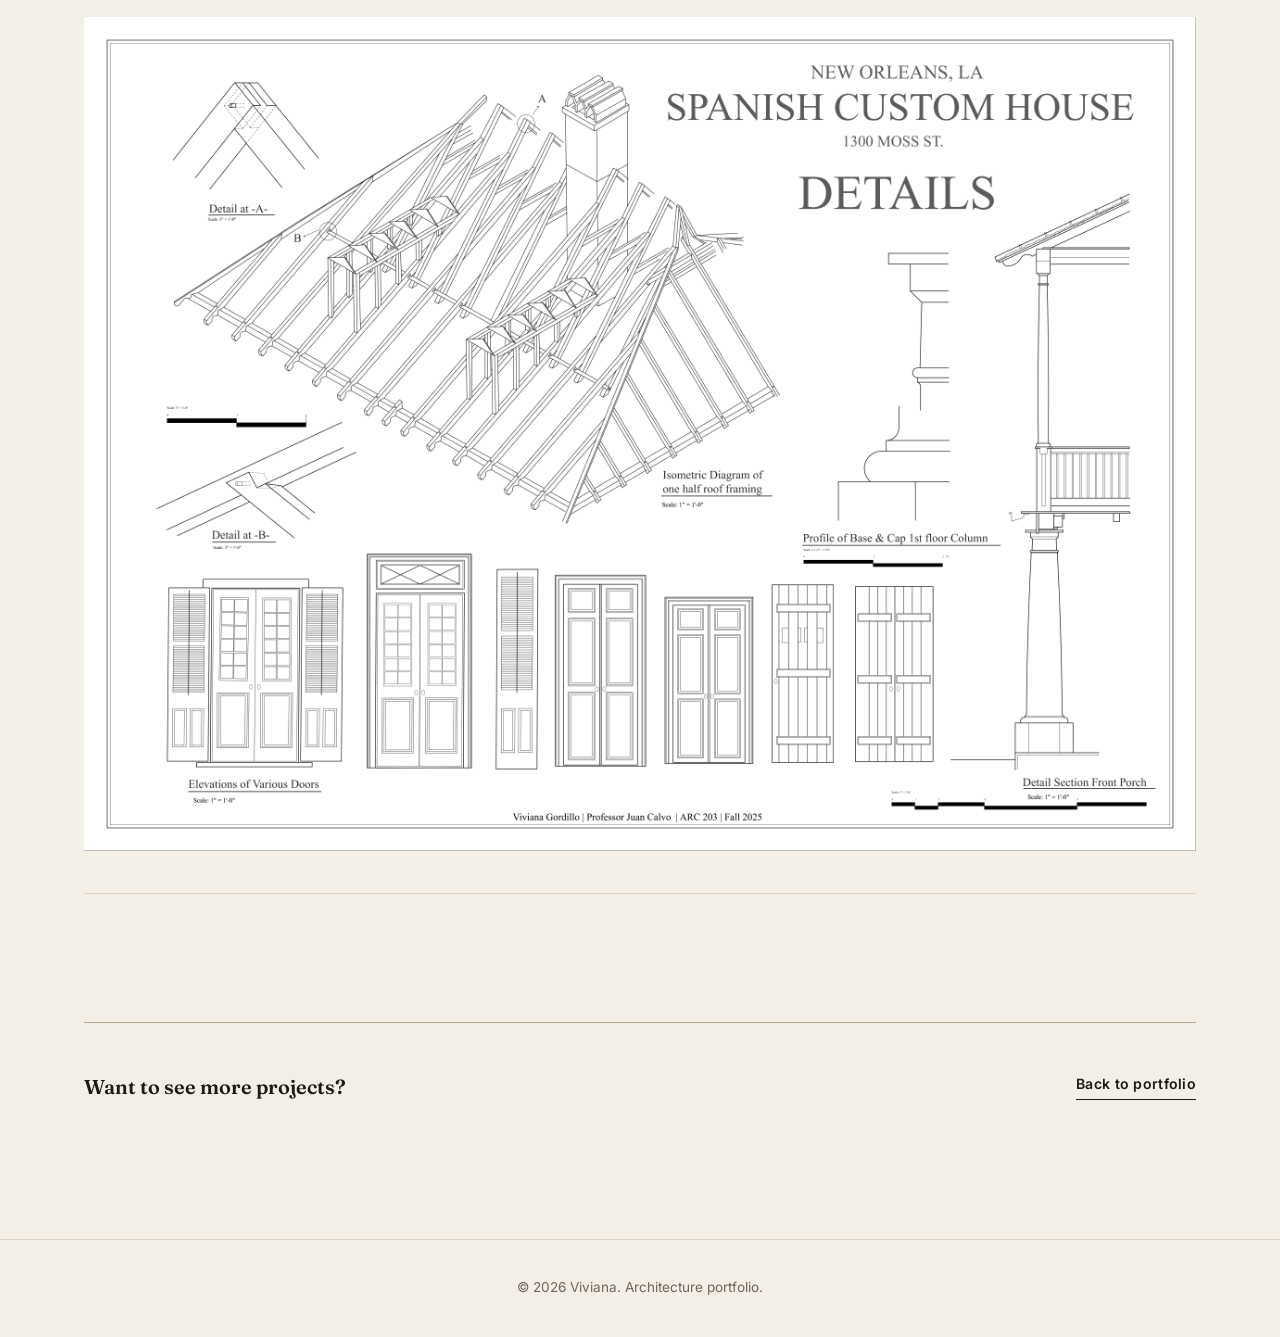
<file: Spanish-custom-house.html>
<!DOCTYPE html>
<html lang="en">
  <head>
    <meta charset="UTF-8" />
    <meta name="viewport" content="width=device-width, initial-scale=1.0" />
    <title>Spanish Custom House | Viviana — Architecture Portfolio</title>
    <meta
      name="description"
      content="Spanish Custom House: a redrawing study of a historic house on Moss Street, New Orleans, from the Historic American Buildings Survey."
    />
    <link rel="preconnect" href="https://fonts.googleapis.com" />
    <link rel="preconnect" href="https://fonts.gstatic.com" crossorigin />
    <link
      href="https://fonts.googleapis.com/css2?family=Fraunces:opsz,wght@9..144,300;9..144,400;9..144,500&family=Inter:wght@400;500;600;700;800&display=swap"
      rel="stylesheet"
    />
    <link rel="stylesheet" href="styles.css?v=4" />
  </head>
  <body>
    <header class="hero hero-compact" style="--hero-image:url('assets/Spanish-Custom-House/ARC%20203%20VIVIANA%20GORDILLO%20FINAL-1.png')">
      <nav class="nav">
        <a class="brand" href="index.html">Viviana</a>
        <div class="nav-links">
          <a href="index.html#projects">Projects</a>
          <a href="index.html#about">About</a>
          <a href="index.html#contact">Contact</a>
        </div>
      </nav>

      <div class="hero-content">
        <a class="back-link" href="index.html#projects">← Back to projects</a>
        <p class="eyebrow">Historic · Precedent Study</p>
        <h1>Spanish Custom House</h1>
        <p>
          A redrawing study of a historic house on Moss Street, New Orleans, tracing its construction from site plan down to the smallest built detail.
        </p>
      </div>
    </header>

    <main>
      <section class="section">
        <div class="project-stats">
          <div>
            <span class="stat-value">Moss St, New Orleans</span>
            <span class="stat-label">Location</span>
          </div>
          <div>
            <span class="stat-value">HABS</span>
            <span class="stat-label">Source archive</span>
          </div>
          <div>
            <span class="stat-value">Redrawing</span>
            <span class="stat-label">Study type</span>
          </div>
          <div>
            <span class="stat-value">Site to detail</span>
            <span class="stat-label">Scope</span>
          </div>
        </div>

        <div class="section-heading">
          <p class="eyebrow">Concept</p>
          <h2>Understanding a house through its parts</h2>
        </div>
        <p class="project-description">
          Redrawing the Spanish Custom House on Moss Street in New Orleans — from site plan through elevations, sections, and construction details — became an exercise in understanding how a historic house is actually put together, not just how it looks. Drawn from the Historic American Buildings Survey as part of a study of domestic architecture and referential models, the house served as a precedent for uncovering the conventions that guide residential design, from urban disposition down to built form. Redrawing every layer, down to the roof framing and porch details, exposed the logic connecting the house's overall form to its smallest built components.
        </p>
      </section>

      <section class="section">
        <div class="section-heading">
          <p class="eyebrow">Drawings</p>
          <h2>Project documentation</h2>
        </div>

        <div class="drawings">
          <div class="drawing-card">
            <h3>Site plan, elevations & sections</h3>
            <p class="scale-note">Redrawn from the Historic American Buildings Survey</p>
            <img src="assets/Spanish-Custom-House/ARC%20203%20VIVIANA%20GORDILLO%20FINAL-1.png" alt="Spanish Custom House site plan, elevations, and sections" loading="lazy" />
          </div>

          <div class="drawing-card">
            <h3>Construction detail</h3>
            <p class="scale-note">Roof framing and porch construction</p>
            <img src="assets/Spanish-Custom-House/Spanis%20custom%20house%20detail-1.png" alt="Spanish Custom House construction detail" loading="lazy" />
          </div>
        </div>
      </section>

      <section class="section">
        <div class="next-project">
          <p style="margin:0; font-weight:600;">Want to see more projects?</p>
          <a class="btn" href="index.html#projects" style="margin-top:0;">Back to portfolio</a>
        </div>
      </section>
    </main>

    <footer class="footer">
      <p>© 2026 Viviana. Architecture portfolio.</p>
    </footer>
  </body>
</html>
</file>
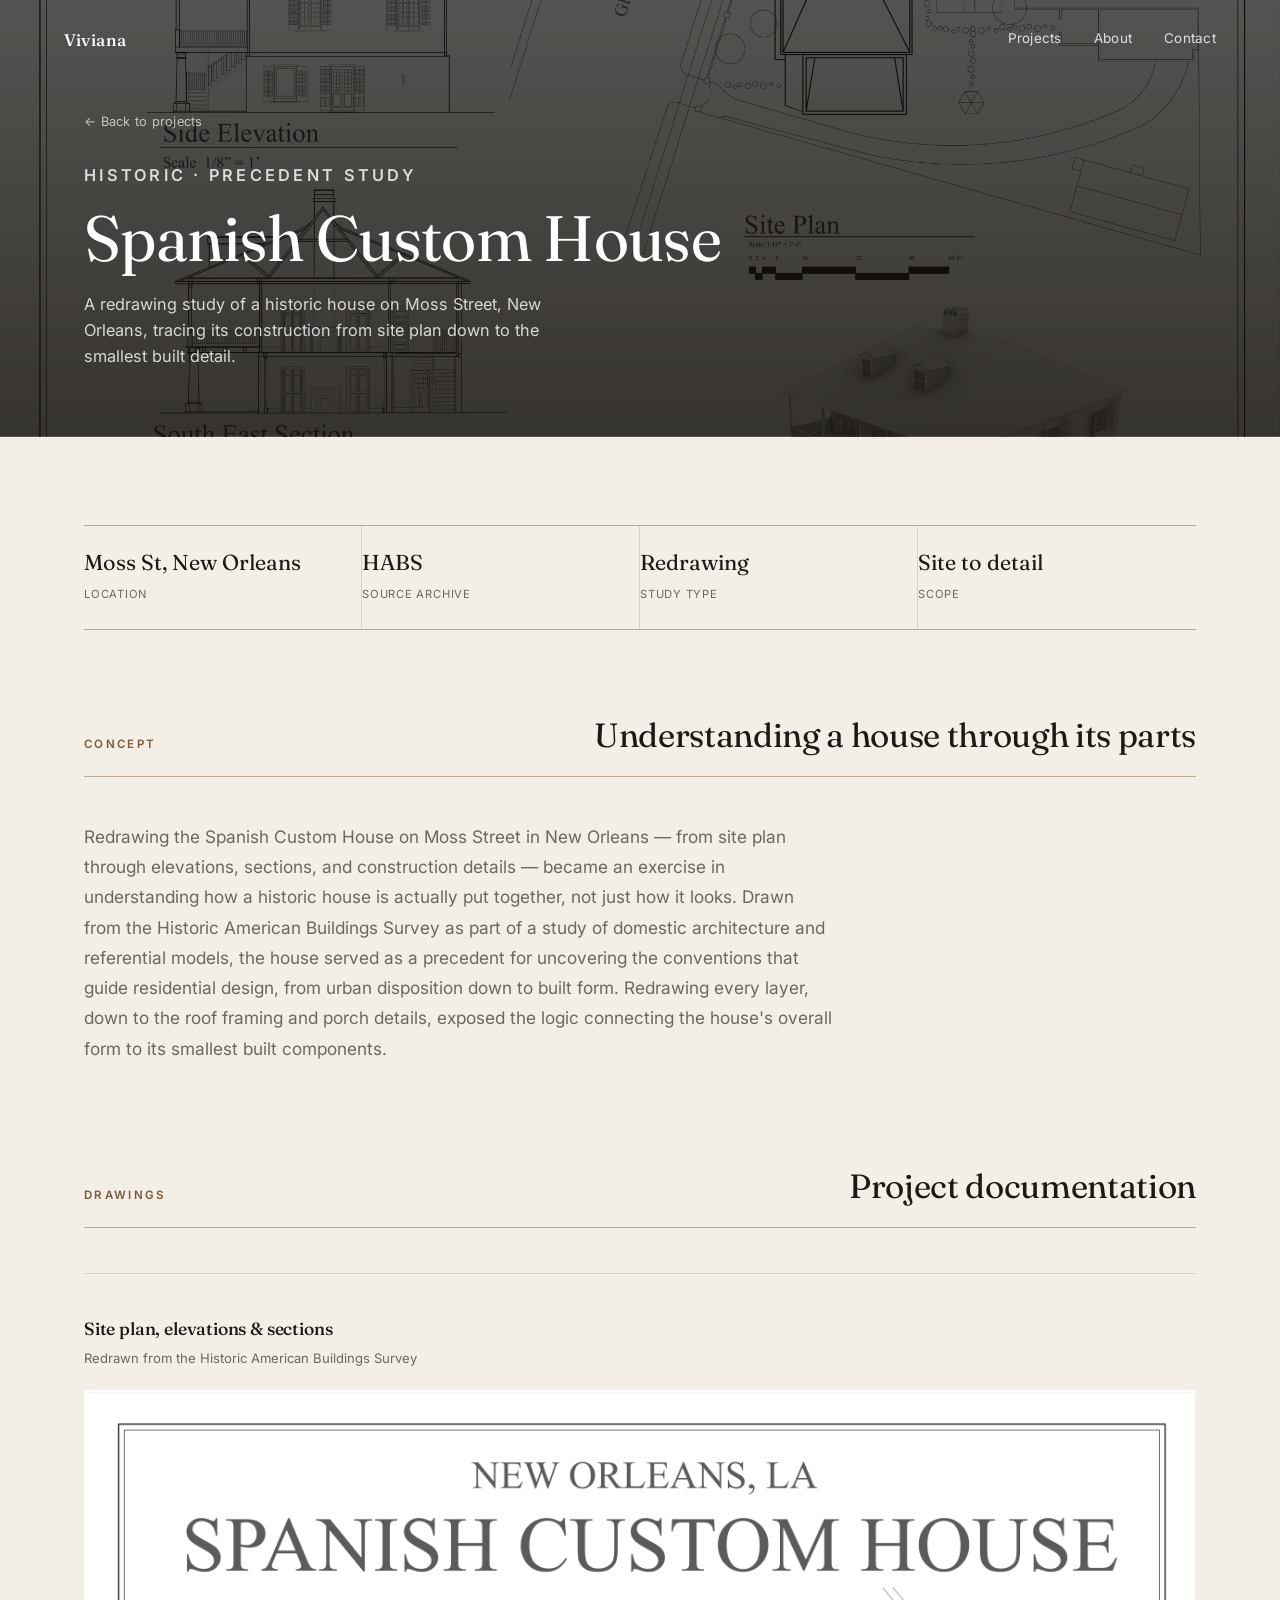
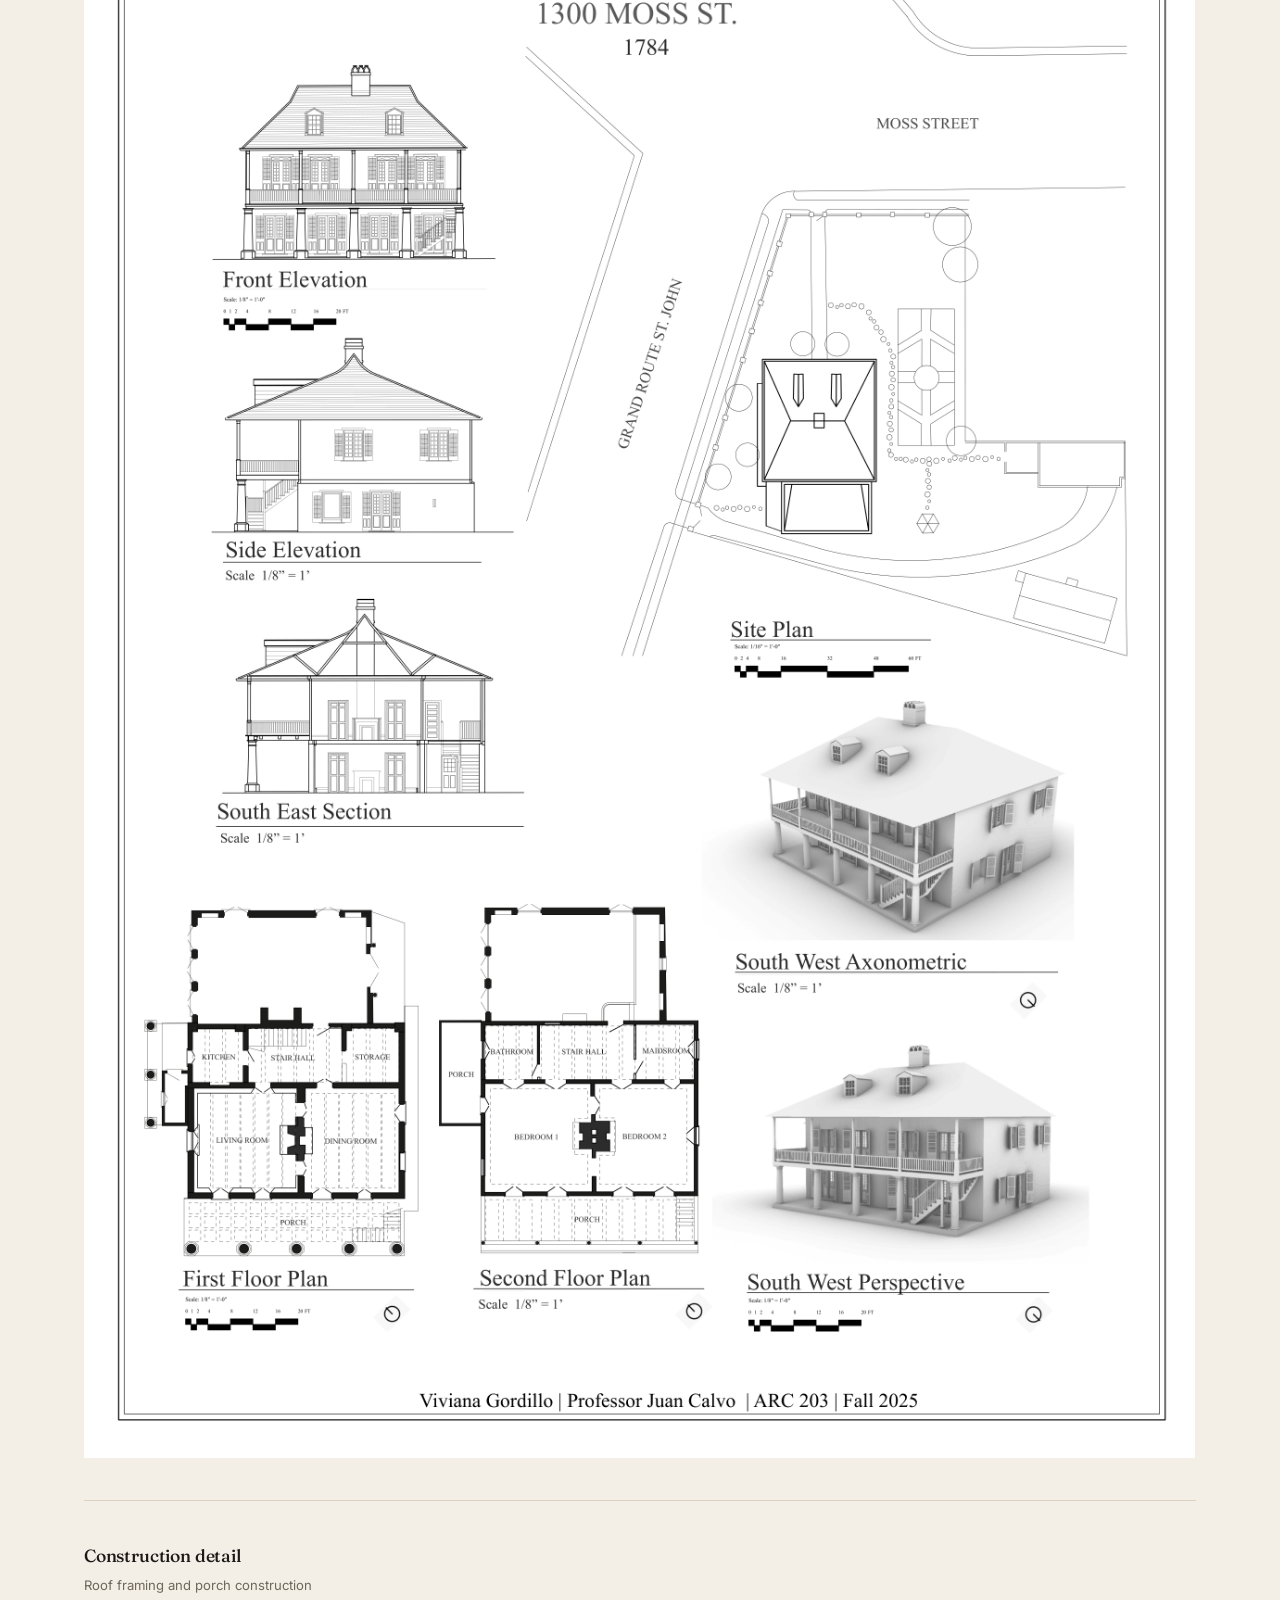
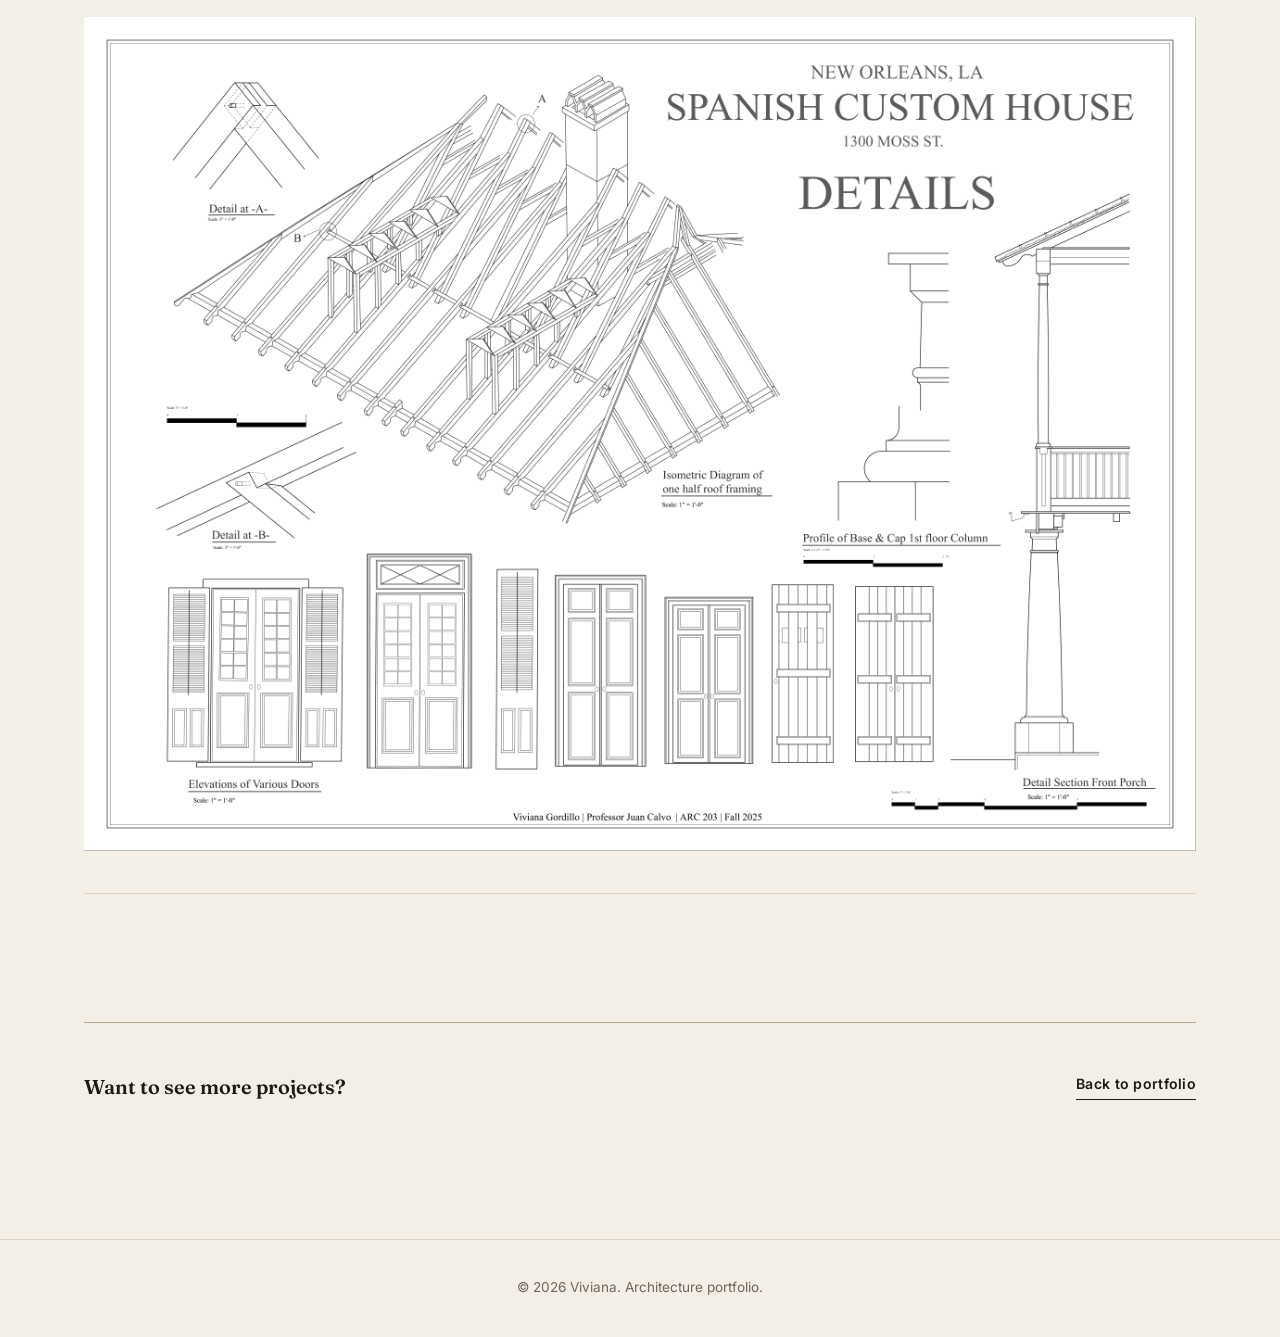
<file: Spanish-Custom-House.html>
<!DOCTYPE html>
<html lang="en">
  <head>
    <meta charset="UTF-8" />
    <meta name="viewport" content="width=device-width, initial-scale=1.0" />
    <title>Spanish Custom House | Viviana — Architecture Portfolio</title>
    <link rel="icon" type="image/png" href="assets/faviconvivi.png" />

    <meta
      name="description"
      content="Spanish Custom House: a redrawing study of a historic house on Moss Street, New Orleans, from the Historic American Buildings Survey."
    />
    <link rel="preconnect" href="https://fonts.googleapis.com" />
    <link rel="preconnect" href="https://fonts.gstatic.com" crossorigin />
    <link
      href="https://fonts.googleapis.com/css2?family=Fraunces:opsz,wght@9..144,300;9..144,400;9..144,500&family=Inter:wght@400;500;600;700;800&display=swap"
      rel="stylesheet"
    />
    <link rel="stylesheet" href="styles.css?v=4" />
  </head>
  <body>
    <header class="hero hero-compact" style="--hero-image:url('assets/Spanish-Custom-House/ARC%20203%20VIVIANA%20GORDILLO%20FINAL-1.png')">
      <nav class="nav">
        <a class="brand" href="index.html">Viviana</a>
        <div class="nav-links">
          <a href="index.html#projects">Projects</a>
          <a href="index.html#about">About</a>
          <a href="index.html#contact">Contact</a>
        </div>
      </nav>

      <div class="hero-content">
        <a class="back-link" href="index.html#projects">← Back to projects</a>
        <p class="eyebrow">Historic · Precedent Study</p>
        <h1>Spanish Custom House</h1>
        <p>
          A redrawing study of a historic house on Moss Street, New Orleans, tracing its construction from site plan down to the smallest built detail.
        </p>
      </div>
    </header>

    <main>
      <section class="section">
        <div class="project-stats">
          <div>
            <span class="stat-value">Moss St, New Orleans</span>
            <span class="stat-label">Location</span>
          </div>
          <div>
            <span class="stat-value">HABS</span>
            <span class="stat-label">Source archive</span>
          </div>
          <div>
            <span class="stat-value">Redrawing</span>
            <span class="stat-label">Study type</span>
          </div>
          <div>
            <span class="stat-value">Site to detail</span>
            <span class="stat-label">Scope</span>
          </div>
        </div>

        <div class="section-heading">
          <p class="eyebrow">Concept</p>
          <h2>Understanding a house through its parts</h2>
        </div>
        <p class="project-description">
          Redrawing the Spanish Custom House on Moss Street in New Orleans — from site plan through elevations, sections, and construction details — became an exercise in understanding how a historic house is actually put together, not just how it looks. Drawn from the Historic American Buildings Survey as part of a study of domestic architecture and referential models, the house served as a precedent for uncovering the conventions that guide residential design, from urban disposition down to built form. Redrawing every layer, down to the roof framing and porch details, exposed the logic connecting the house's overall form to its smallest built components.
        </p>
      </section>

      <section class="section">
        <div class="section-heading">
          <p class="eyebrow">Drawings</p>
          <h2>Project documentation</h2>
        </div>

        <div class="drawings">
          <div class="drawing-card">
            <h3>Site plan, elevations & sections</h3>
            <p class="scale-note">Redrawn from the Historic American Buildings Survey</p>
            <img src="assets/Spanish-Custom-House/ARC%20203%20VIVIANA%20GORDILLO%20FINAL-1.png" alt="Spanish Custom House site plan, elevations, and sections" loading="lazy" />
          </div>

          <div class="drawing-card">
            <h3>Construction detail</h3>
            <p class="scale-note">Roof framing and porch construction</p>
            <img src="assets/Spanish-Custom-House/Spanis%20custom%20house%20detail-1.png" alt="Spanish Custom House construction detail" loading="lazy" />
          </div>
        </div>
      </section>

      <section class="section">
        <div class="next-project">
          <p style="margin:0; font-weight:600;">Want to see more projects?</p>
          <a class="btn" href="index.html#projects" style="margin-top:0;">Back to portfolio</a>
        </div>
      </section>
    </main>

    <footer class="footer">
      <p>© 2026 Viviana. Architecture portfolio.</p>
    </footer>
  </body>
</html>
</file>
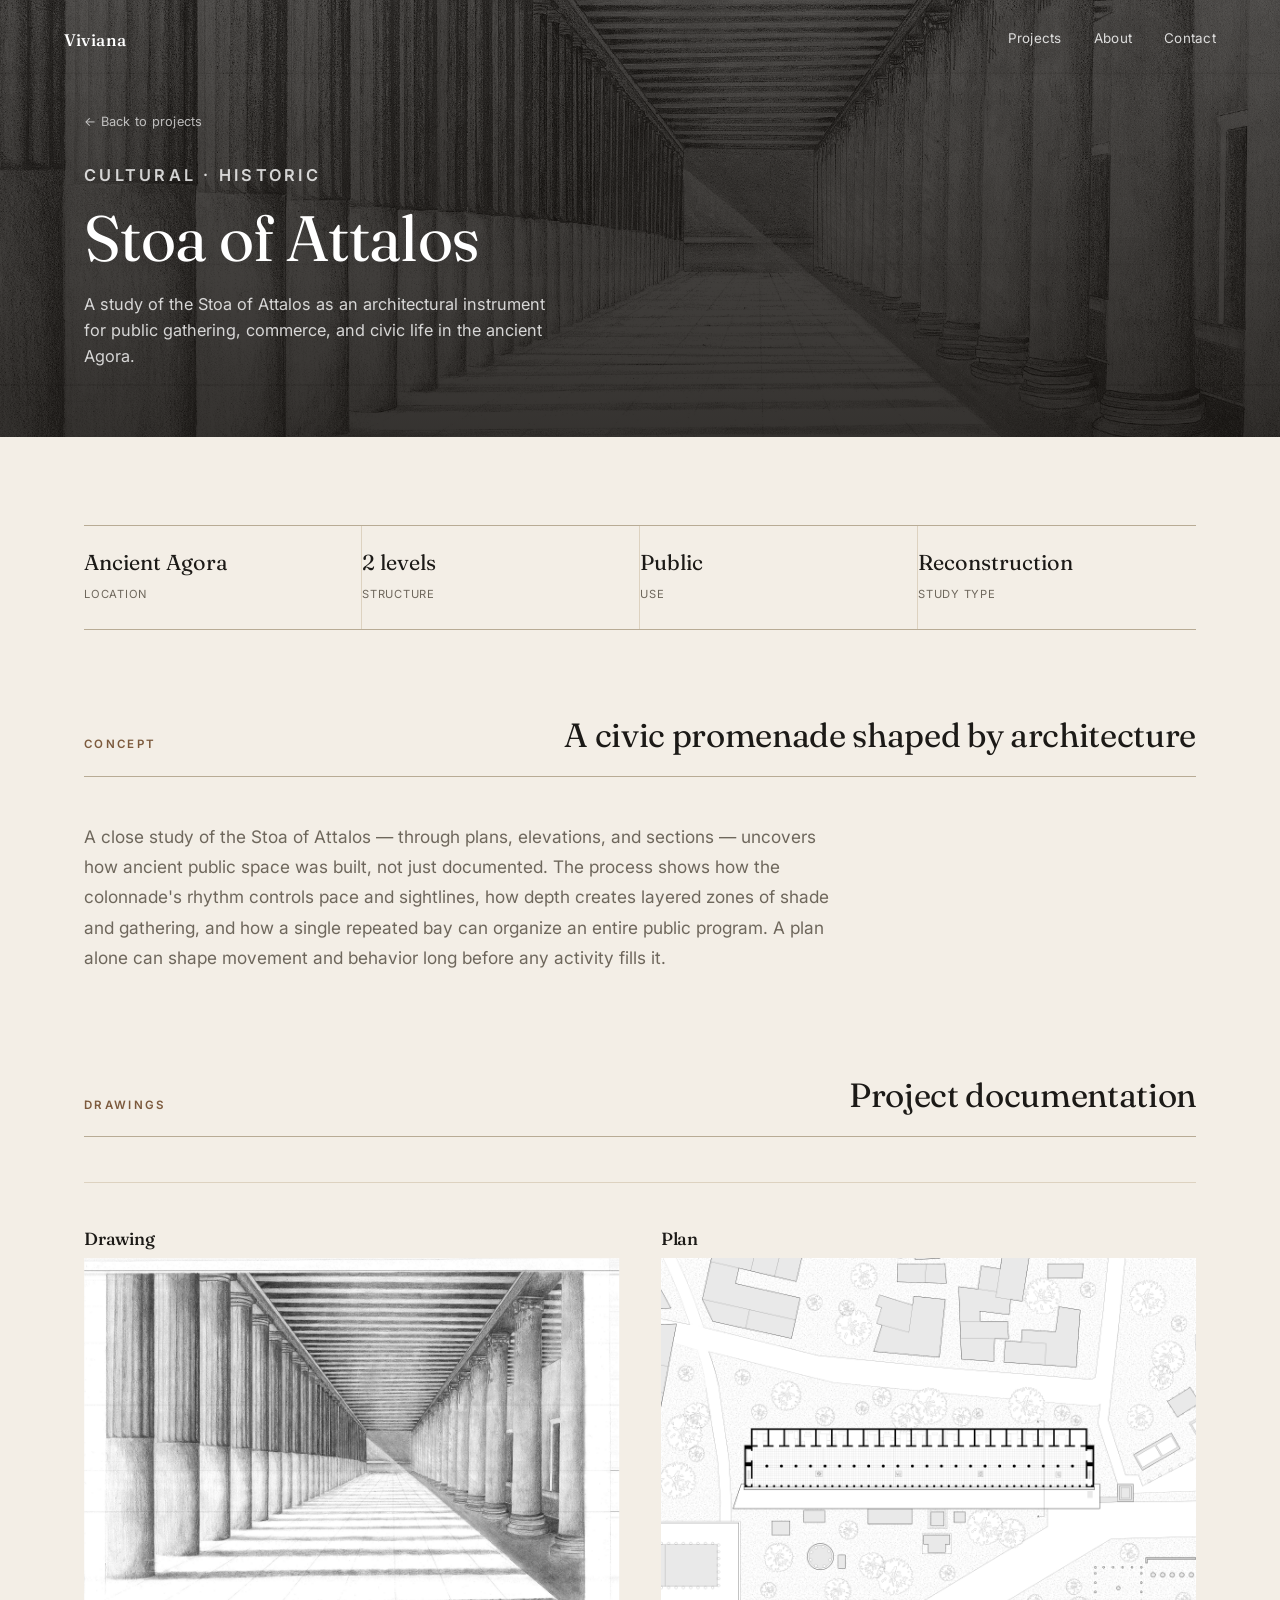
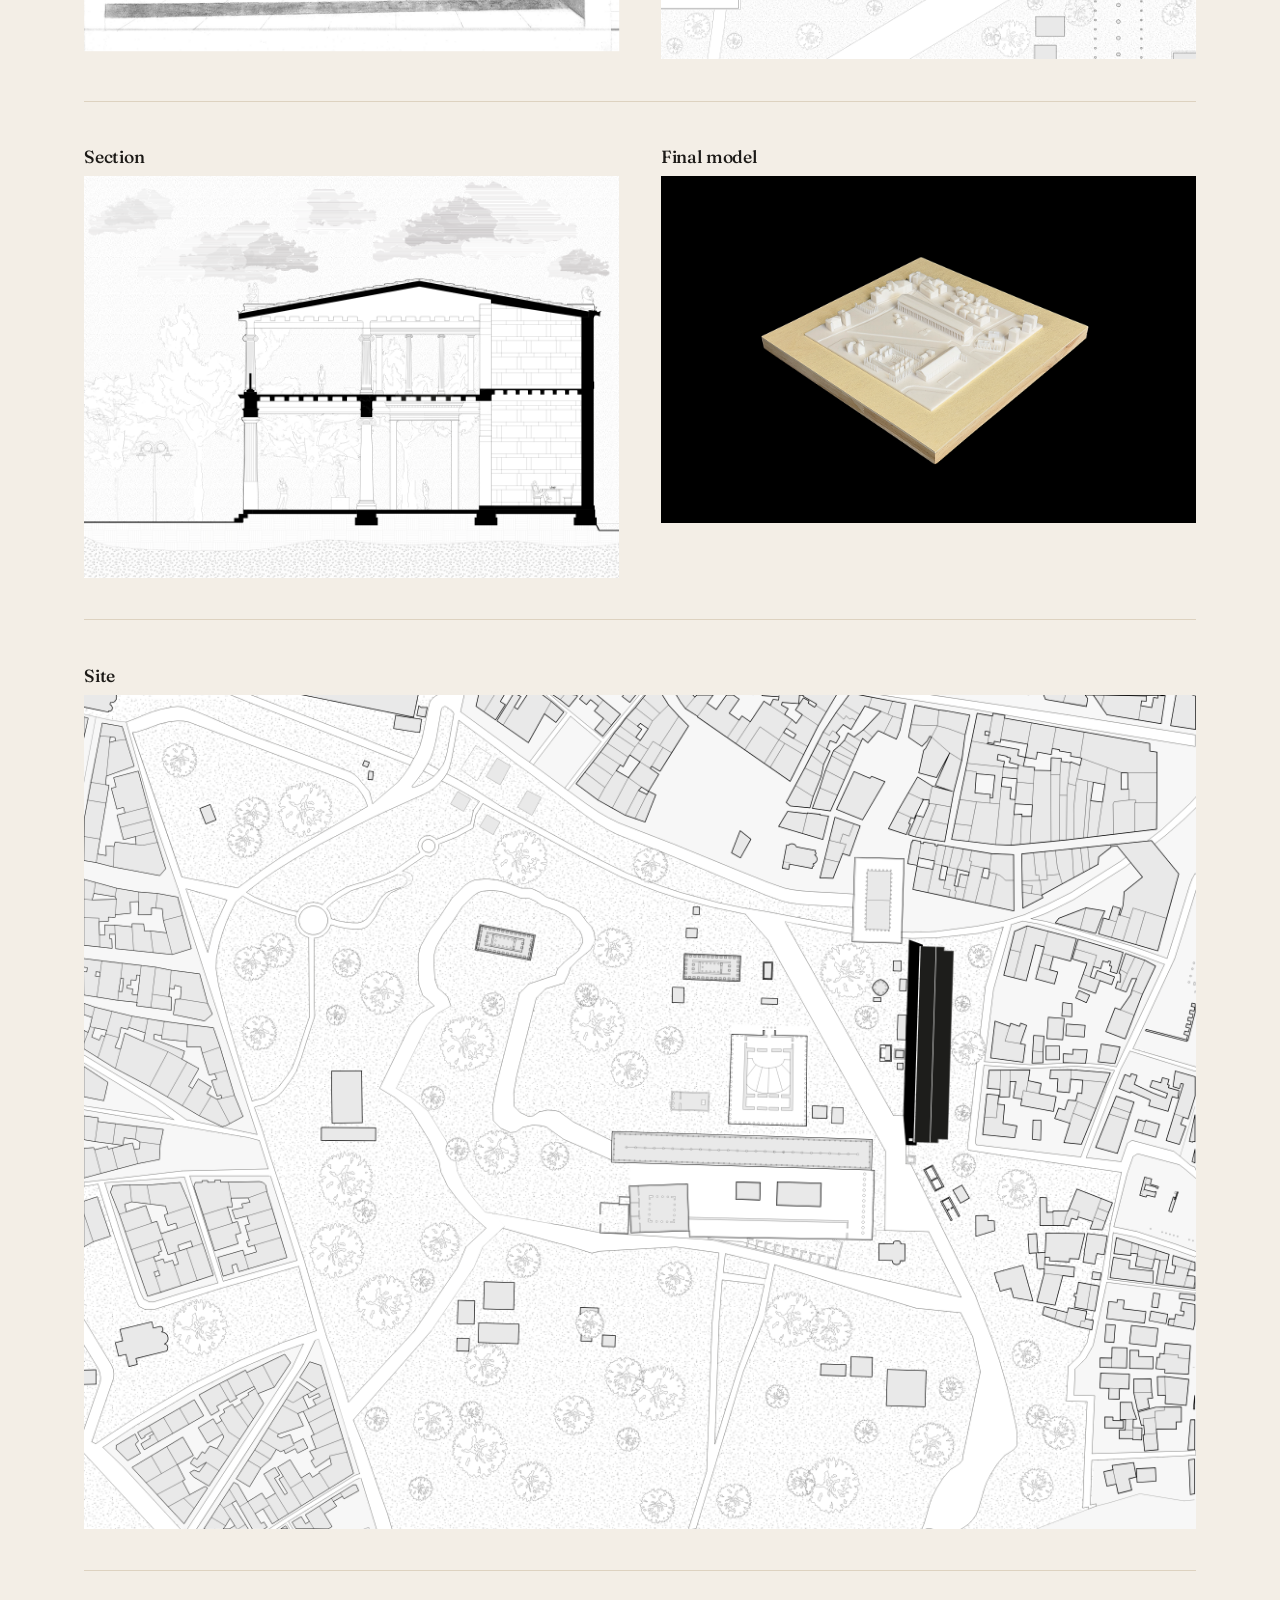
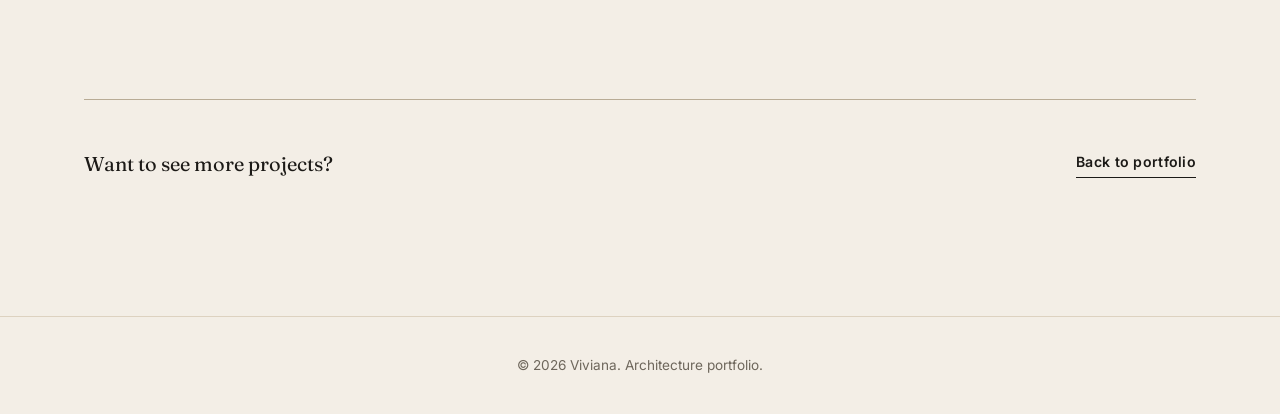
<file: Stoa-of-Attalos.html>
<!DOCTYPE html>
<html lang="en">
  <head>
    <meta charset="UTF-8" />
    <meta name="viewport" content="width=device-width, initial-scale=1.0" />

    <title>Stoa of Attalos | Viviana — Architecture Portfolio</title>
    <link rel="icon" type="image/png" href="assets/faviconvivi.png" />


    <meta
      name="description"
      content="Stoa of Attalos: a cultural and historic study of a civic colonnade and public gathering space."
    />

    <link rel="preconnect" href="https://fonts.googleapis.com" />
    <link rel="preconnect" href="https://fonts.gstatic.com" crossorigin />

    <link
      href="https://fonts.googleapis.com/css2?family=Fraunces:opsz,wght@9..144,300;9..144,400;9..144,500&family=Inter:wght@400;500;600;700;800&display=swap"
      rel="stylesheet"
    />

    <link rel="stylesheet" href="styles.css?v=17" />
  </head>

  <body>
    <!-- =====================================================
         HERO
         ===================================================== -->

    <header
      class="hero hero-compact stoa-detail-hero"
      style="--hero-image:url('assets/Stoa-of-Attalos/Foto%20Dibujo%20Stoa%20of%20Attalos.png')"
    >
      <nav class="nav">
        <a class="brand" href="index.html">
          Viviana
        </a>

        <div class="nav-links">
          <a href="index.html#projects">Projects</a>
          <a href="index.html#about">About</a>
          <a href="index.html#contact">Contact</a>
        </div>
      </nav>

      <div class="hero-content">
        <a class="back-link" href="index.html#projects">
          ← Back to projects
        </a>

        <p class="eyebrow">
          Cultural · Historic
        </p>

        <h1>Stoa of Attalos</h1>

        <p>
          A study of the Stoa of Attalos as an architectural instrument for
          public gathering, commerce, and civic life in the ancient Agora.
        </p>
      </div>
    </header>

    <main>
      <!-- =====================================================
           PROJECT INFORMATION
           ===================================================== -->

      <section class="section">
        <div class="project-stats">
          <div>
            <span class="stat-value">Ancient Agora</span>
            <span class="stat-label">Location</span>
          </div>

          <div>
            <span class="stat-value">2 levels</span>
            <span class="stat-label">Structure</span>
          </div>

          <div>
            <span class="stat-value">Public</span>
            <span class="stat-label">Use</span>
          </div>

          <div>
            <span class="stat-value">Reconstruction</span>
            <span class="stat-label">Study type</span>
          </div>
        </div>

        <div class="section-heading">
          <p class="eyebrow">
            Concept
          </p>

          <h2>
            A civic promenade shaped by architecture
          </h2>
        </div>

        <p class="project-description">
          A close study of the Stoa of Attalos — through plans, elevations,
          and sections — uncovers how ancient public space was built, not just
          documented. The process shows how the colonnade's rhythm controls
          pace and sightlines, how depth creates layered zones of shade and
          gathering, and how a single repeated bay can organize an entire
          public program. A plan alone can shape movement and behavior long
          before any activity fills it.
        </p>
      </section>

      <!-- =====================================================
           PROJECT DOCUMENTATION
           ===================================================== -->

      <section class="section">
        <div class="section-heading">
          <p class="eyebrow">
            Drawings
          </p>

          <h2>
            Project documentation
          </h2>
        </div>

        <div class="drawings">
          <div class="drawings-pair">
            <div class="drawing-card">
              <h3>Drawing</h3>

              <img
                class="stoa-documentation-rotated"
                src="assets/Stoa-of-Attalos/Foto%20Dibujo%20Stoa%20of%20Attalos.png"
                alt="Stoa of Attalos drawing"
                loading="lazy"
              />
            </div>

            <div class="drawing-card">
              <h3>Plan</h3>

              <img
                src="assets/Stoa-of-Attalos/PLAN%20FINAL%20final.pdf.png"
                alt="Stoa of Attalos final plan"
                loading="lazy"
              />
            </div>
          </div>

          <div class="drawings-pair">
            <div class="drawing-card">
              <h3>Section</h3>

              <img
                src="assets/Stoa-of-Attalos/SECTION%20FINAL.pdf.png"
                alt="Stoa of Attalos section"
                loading="lazy"
              />
            </div>

            <div class="drawing-card">
              <h3>Final model</h3>

              <img
                src="assets/Stoa-of-Attalos/VIVI%20FINAL%20MODEL%20PICTURE.png"
                alt="Stoa of Attalos final model"
                loading="lazy"
              />
            </div>
          </div>

          <div class="drawing-card">
            <h3>Site</h3>

            <img
              src="assets/Stoa-of-Attalos/site%20EEEEE.pdf.png"
              alt="Stoa of Attalos site context"
              loading="lazy"
            />
          </div>
        </div>
      </section>

      <!-- =====================================================
           BACK TO PORTFOLIO
           ===================================================== -->

      <section class="section">
        <div class="next-project">
          <p>
            Want to see more projects?
          </p>

          <a class="btn" href="index.html#projects">
            Back to portfolio
          </a>
        </div>
      </section>
    </main>

    <footer class="footer">
      <p>
        © 2026 Viviana. Architecture portfolio.
      </p>
    </footer>
  </body>
</html>
</file>
<file: styles.css>
:root {
  --bg: #f3eee6;
  --surface: #ffffff;
  --sunken: #ece4d5;
  --ink: #1c1a17;
  --text: #1c1a17;
  --muted: #6e675c;
  --accent: #7c5a3d;
  --accent-soft: #ece4d5;
  --border: #ddd2c0;
  --line: #ddd2c0;
  --line-strong: #b8ab95;

  --font-display:
    "Fraunces",
    "Iowan Old Style",
    "Palatino Linotype",
    Georgia,
    serif;
}

/* =====================================================
   RESET
   ===================================================== */

* {
  box-sizing: border-box;
}

html {
  scroll-behavior: smooth;
}

body {
  margin: 0;
  overflow-x: hidden;
  font-family: "Inter", sans-serif;
  background: var(--bg);
  color: var(--text);
  line-height: 1.6;
}

a {
  color: inherit;
  text-decoration: none;
}

h1,
h2,
h3 {
  font-family: var(--font-display);
  font-weight: 500;
  letter-spacing: -0.01em;
}

img {
  max-width: 100%;
}

ul {
  margin: 0;
  padding: 0;
}

/* =====================================================
   NAVIGATION
   ===================================================== */

.nav {
  display: flex;
  justify-content: space-between;
  align-items: center;

  width: 100%;
  max-width: 1440px;
  margin: 0 auto;
  padding: 1.7rem 5vw 0;
}

.brand {
  font-family: var(--font-display);
  font-size: 1.05rem;
  font-weight: 500;
  letter-spacing: 0.03em;
}

.nav-links {
  display: flex;
  flex-wrap: wrap;
  gap: 2rem;

  font-size: 0.84rem;
  letter-spacing: 0.02em;
}

.nav-links a {
  opacity: 0.82;
  padding-bottom: 0.2rem;
  border-bottom: 1px solid transparent;

  transition:
    opacity 0.2s ease,
    border-color 0.2s ease;
}

.nav-links a:hover {
  opacity: 1;
  border-color: currentColor;
}

/* =====================================================
   BUTTONS
   ===================================================== */

.btn {
  display: inline-flex;
  align-items: center;
  gap: 0.5rem;

  margin-top: 0.6rem;
  padding: 0 0 0.2rem;

  background: none;
  border: none;
  border-bottom: 1px solid currentColor;
  border-radius: 0;

  color: inherit;
  font-size: 0.88rem;
  font-weight: 600;
  letter-spacing: 0.02em;
}

/* =====================================================
   HOMEPAGE HERO — PROJECT EXHIBITION
   ===================================================== */

.hero-exhibition {
  position: relative;

  width: 100%;
  min-height: 100vh;
  padding: 0;

  overflow: hidden;
  color: #ffffff;
  background: #000000;
}

.hero-nav {
  position: absolute;
  top: 0;
  left: 0;
  z-index: 20;

  justify-content: flex-end;

  width: 100%;
  max-width: none;
  padding: 1.7rem 5vw 0;

  color: #ffffff;
}

.hero-split {
  display: grid;
  grid-template-columns: minmax(0, 46%) minmax(0, 54%);
  gap: 0;

  width: 100%;
  min-height: 100vh;

  background: #000000;
}

/* =====================================================
   HERO GALLERY
   ===================================================== */

.hero-gallery {
  position: relative;

  width: 100%;
  min-width: 0;
  height: 100vh;
  min-height: 650px;

  overflow: hidden;

  background: #000000;
  border: none;
  outline: none;
  box-shadow: none;
}

.hero-gallery-slide {
  position: absolute;
  inset: 0;

  display: flex;
  align-items: center;
  justify-content: center;

  padding:
    clamp(4.5rem, 8vh, 7rem)
    clamp(2rem, 4vw, 5rem)
    clamp(4rem, 7vh, 6rem);

  overflow: hidden;

  background: #000000;
  opacity: 0;
  visibility: hidden;
  pointer-events: none;

  transition:
    opacity 1.35s ease,
    visibility 1.35s ease;
}

.hero-gallery-slide.active {
  z-index: 2;

  opacity: 1;
  visibility: visible;
  pointer-events: auto;
}

.hero-gallery-slide img {
  display: block;

  width: 92%;
  height: 82%;

  object-fit: contain;
  object-position: center;

  background: transparent;
  border: none;
  outline: none;
  box-shadow: none;

  transform: scale(0.985);

  transition:
    transform 6.5s cubic-bezier(0.2, 0.7, 0.2, 1),
    opacity 1.35s ease;
}

.hero-gallery-slide.active img {
  transform: scale(1.025);
}

.hero-gallery-project-name {
  position: absolute;
  left: clamp(1.8rem, 4vw, 4rem);
  bottom: clamp(1.6rem, 3vw, 3rem);
  z-index: 4;

  max-width: 60%;

  color: rgba(255, 255, 255, 0.78);
  font-family: "Inter", sans-serif;
  font-size: 0.7rem;
  font-weight: 500;
  line-height: 1.4;
  letter-spacing: 0.17em;
  text-transform: uppercase;
}

.hero-gallery-counter {
  position: absolute;
  right: clamp(1.8rem, 3vw, 3rem);
  bottom: clamp(1.6rem, 3vw, 3rem);
  z-index: 10;

  display: flex;
  align-items: center;
  gap: 0.4rem;

  color: rgba(255, 255, 255, 0.45);
  font-family: var(--font-display);
  font-size: 0.85rem;
}

.hero-gallery-current {
  color: #ffffff;
}

/* =====================================================
   HERO TEXT PANEL
   ===================================================== */

.hero-text-panel {
  position: relative;

  display: flex;
  align-items: center;
  justify-content: center;

  min-width: 0;
  min-height: 100vh;

  padding:
    clamp(7rem, 12vh, 10rem)
    clamp(3rem, 6vw, 7rem)
    clamp(4rem, 8vh, 7rem);

  background: #000000;
  border: none;
  outline: none;
  box-shadow: none;
}

.hero-text-panel .hero-content {
  display: flex;
  flex-direction: column;
  align-items: flex-end;

  width: 100%;
  max-width: 900px;
  margin: 0;
  padding: 0;

  text-align: right;
}

.hero-kicker {
  margin: 0 0 clamp(1.6rem, 3vh, 2.6rem);

  color: rgba(255, 255, 255, 0.74);
  font-family: "Inter", sans-serif;
  font-size: clamp(0.82rem, 1.25vw, 1.25rem);
  font-weight: 600;
  line-height: 1.3;
  letter-spacing: 0.2em;
  text-transform: uppercase;
}

.hero-exhibition h1 {
  width: 100%;
  max-width: none;
  margin: 0;

  color: #ffffff;
  font-size: clamp(4.5rem, 7.7vw, 9rem);
  font-weight: 400;
  line-height: 0.87;
  letter-spacing: -0.045em;
  text-align: right;
}

.hero-name {
  margin: clamp(2.8rem, 5vh, 4.8rem) 0 0;

  color: rgba(255, 255, 255, 0.96);
  font-family: var(--font-display);
  font-size: clamp(1.8rem, 2.4vw, 3rem);
  font-weight: 500;
  line-height: 1.15;
  letter-spacing: 0.005em;

  text-shadow: 0 0 1px rgba(255, 255, 255, 0.3);
}

.hero-text-panel .btn {
  margin-top: clamp(1.7rem, 3vh, 2.5rem);
  margin-left: auto;

  color: #ffffff;
  font-size: clamp(0.85rem, 1vw, 1rem);
}

/* =====================================================
   DETAIL-PAGE HERO
   ===================================================== */

.hero {
  min-height: 88vh;
  padding: 0 0 4.5rem;

  display: flex;
  flex-direction: column;

  color: #ffffff;
  background-color: var(--ink);

  background-image:
    linear-gradient(
      180deg,
      rgba(20, 17, 14, 0.5) 0%,
      rgba(20, 17, 14, 0.28) 45%,
      rgba(20, 17, 14, 0.8) 100%
    ),
    var(--hero-image, none);

  background-size: cover;
  background-position: center;
  background-repeat: no-repeat;
}

.hero.hero-compact {
  min-height: auto;
  padding: 0 0 3.2rem;

  background-image:
    linear-gradient(
      180deg,
      rgba(20, 17, 14, 0.72) 0%,
      rgba(20, 17, 14, 0.86) 100%
    ),
    var(--hero-image, none);
}

.hero.hero-exhibition {
  min-height: 100vh;
  padding: 0;

  display: block;

  background: #000000;
  background-image: none;
}

.hero-content {
  width: 100%;
  max-width: 1240px;
  margin: auto auto 0;
  padding: 0 5vw;
}

.hero-compact .hero-content {
  margin: 3.4rem auto 0;
}

.eyebrow {
  margin: 0 0 1rem;

  color: rgba(255, 255, 255, 0.72);
  font-size: 0.72rem;
  font-weight: 600;
  letter-spacing: 0.2em;
  text-transform: uppercase;
}

.hero h1,
.section-heading h2 {
  margin: 0 0 1.2rem;

  font-weight: 400;
  line-height: 1.06;
}

.hero:not(.hero-exhibition) h1 {
  max-width: 18ch;
  font-size: clamp(2.1rem, 5.4vw, 4rem);
}

.hero:not(.hero-exhibition) p {
  max-width: 48ch;

  color: rgba(255, 255, 255, 0.8);
  font-size: 1.02rem;
}

.hero-compact p {
  max-width: 62ch;
}

.back-link {
  display: inline-flex;
  align-items: center;
  gap: 0.5rem;

  margin-bottom: 1.8rem;

  color: rgba(255, 255, 255, 0.68);
  font-size: 0.8rem;
  letter-spacing: 0.02em;
}

.back-link:hover {
  color: #ffffff;
}

/* =====================================================
   GENERAL SECTIONS
   ===================================================== */

.section {
  width: 100%;
  max-width: 1240px;
  margin: 0 auto;
  padding: 5.5rem 5vw 0;
}

.section-heading {
  display: flex;
  justify-content: space-between;
  align-items: flex-end;
  gap: 2rem;

  margin-bottom: 2.8rem;
  padding-bottom: 1.4rem;

  border-bottom: 1px solid var(--line-strong);
}

.section-heading .eyebrow {
  margin: 0;
  color: var(--accent);
}

.section-heading h2 {
  margin: 0;
  font-size: clamp(1.5rem, 2.8vw, 2.1rem);
}

.intro-grid,
.value-grid {
  display: grid;
  gap: 1.5rem;
}

.intro-grid {
  grid-template-columns: repeat(2, minmax(0, 1fr));
  gap: 3rem;
}

.intro-grid p,
.value-grid p,
.project-info p,
.contact p {
  color: var(--muted);
}

/* =====================================================
   GENERAL PROJECT CARDS
   ===================================================== */

.project-grid {
  display: grid;
  grid-template-columns: repeat(2, minmax(0, 1fr));
  gap: 3rem 2.4rem;
}

.project-card {
  position: relative;
  display: block;
}

.project-card.hidden {
  display: none;
}

.project-card::before {
  content: attr(data-category);

  position: absolute;
  top: 0.9rem;
  left: 0.9rem;
  z-index: 2;

  padding: 0.35rem 0.6rem;

  background: rgba(255, 255, 255, 0.92);
  color: var(--ink);

  font-size: 0.64rem;
  font-weight: 600;
  letter-spacing: 0.08em;
  text-transform: uppercase;
}

.project-image,
.image-1,
.image-2,
.image-3,
.image-4,
.image-courtyard {
  position: relative;

  aspect-ratio: 4 / 3;
  overflow: hidden;

  background: var(--sunken);
  background-position: center;
  background-repeat: no-repeat;
  background-size: contain !important;
}

.project-image img {
  display: block;

  width: 100%;
  height: 100%;
  padding: 1.2rem;

  object-fit: contain;

  transition: transform 0.5s ease;
}

.project-card:hover .project-image img {
  transform: scale(1.035);
}

.project-info {
  margin-top: 1.1rem;
  padding: 1rem 0 0;

  border-top: 1px solid var(--line);
}

.project-info h3 {
  margin: 0 0 0.4rem;

  font-size: 1.2rem;
  font-weight: 400;
}

.project-info p {
  display: -webkit-box;

  margin: 0;
  overflow: hidden;

  font-size: 0.92rem;

  -webkit-box-orient: vertical;
  -webkit-line-clamp: 2;
}

/* =====================================================
   MANUAL FEATURED PROJECTS CAROUSEL
   ===================================================== */

.projects-carousel-section {
  width: 100%;
  max-width: none;

  padding-left: 0;
  padding-right: 0;

  overflow: hidden;
}

.projects-carousel-section > .section-heading,
.projects-carousel-header {
  width: min(90vw, 1500px);
  max-width: none;
  margin-left: auto;
  margin-right: auto;
}

.projects-carousel-header {
  display: flex;
  justify-content: space-between;
  align-items: center;

  margin-top: -1rem;
  margin-bottom: 2rem;
}

.projects-carousel-indicator {
  display: flex;
  align-items: center;
  gap: 0.45rem;

  margin: 0;

  color: var(--muted);
  font-family: var(--font-display);
  font-size: 0.95rem;
}

.current-project {
  color: var(--accent);
  font-size: 1.25rem;
}

.carousel-controls {
  display: flex;
  align-items: center;
  gap: 0.8rem;
}

.carousel-btn {
  display: inline-flex;
  align-items: center;
  justify-content: center;

  width: 48px;
  height: 48px;

  border: 1px solid var(--line-strong);
  border-radius: 50%;

  background: transparent;
  color: var(--ink);

  font: inherit;
  font-size: 1.2rem;

  cursor: pointer;

  transition:
    background-color 0.25s ease,
    color 0.25s ease,
    border-color 0.25s ease,
    opacity 0.25s ease;
}

.carousel-btn:hover:not(:disabled) {
  background: var(--ink);
  color: var(--bg);
  border-color: var(--ink);
}

.carousel-btn:disabled {
  opacity: 0.3;
  cursor: default;
}

.projects-carousel-viewport {
  width: 100%;
  padding: 0 5vw;

  overflow-x: auto;
  overflow-y: hidden;

  scroll-behavior: smooth;
  scroll-padding-left: 5vw;
  scroll-padding-right: 5vw;
  scroll-snap-type: x mandatory;
  scrollbar-width: none;
  overscroll-behavior-x: contain;
  touch-action: pan-x;
}

.projects-carousel-viewport::-webkit-scrollbar {
  display: none;
}

.projects-carousel-track {
  display: flex;
  align-items: stretch;

  width: max-content;
  gap: 3vw;
  padding-right: 5vw;
}

.projects-carousel-track .project-card {
  display: grid;
  grid-template-columns:
    minmax(0, 1.65fr)
    minmax(420px, 0.85fr);

  flex: 0 0 90vw;
  width: 90vw;
  max-width: none;
  min-height: 72vh;

  overflow: hidden;
  background: var(--surface);

  scroll-snap-align: start;
  scroll-snap-stop: always;
}

.projects-carousel-track .project-card::before {
  display: none;
}

.projects-carousel-track .project-image {
  width: 100%;
  height: 72vh;
  min-height: 600px;
  aspect-ratio: auto;

  overflow: hidden;
  background: var(--sunken);
}

.projects-carousel-track .project-image img {
  display: block;

  width: 100%;
  height: 100%;
  min-height: 0;
  padding: clamp(1rem, 2vw, 2rem);

  object-fit: contain;
  object-position: center;

  transition: transform 0.6s ease;
}

.projects-carousel-track .project-card:hover .project-image img {
  transform: scale(1.02);
}

.projects-carousel-track .project-info {
  display: flex;
  flex-direction: column;
  justify-content: center;

  width: 100%;
  min-width: 0;
  margin: 0;
  padding: clamp(2rem, 3.5vw, 4rem);

  overflow: hidden;

  border-top: none;
  border-left: 1px solid var(--line);
}

.projects-carousel-track .project-info h3 {
  width: 100%;
  max-width: 100%;

  margin: 0 0 1.4rem;

  font-size: clamp(2.4rem, 3.6vw, 4.6rem);
  font-weight: 400;
  line-height: 0.98;

  white-space: normal;
  overflow-wrap: break-word;
  word-break: normal;
  hyphens: auto;
}

.projects-carousel-track .project-info > p:not(.project-number) {
  display: block;

  width: 100%;
  max-width: 30ch;
  margin: 0;

  overflow: visible;

  color: var(--muted);
  font-size: clamp(1rem, 1.2vw, 1.15rem);
  line-height: 1.75;

  -webkit-box-orient: initial;
  -webkit-line-clamp: unset;
}

.projects-carousel-track .project-number {
  order: -1;

  margin: 0 0 1.4rem;

  color: var(--accent);
  font-family: var(--font-display);
  font-size: 0.9rem;
  letter-spacing: 0.08em;
}

/* =====================================================
   PROJECT DETAIL CAROUSELS
   Fish Market and other internal project pages
   ===================================================== */

.detail-carousel-section {
  overflow: hidden;
}

.detail-carousel {
  width: 100%;
}

.detail-carousel-header {
  display: flex;
  align-items: center;
  justify-content: space-between;
  gap: 2rem;

  margin: -1rem 0 2rem;
}

.detail-carousel-counter {
  display: flex;
  align-items: center;
  gap: 0.4rem;

  margin: 0;

  color: var(--muted);
  font-family: var(--font-display);
  font-size: 0.95rem;
}

.detail-carousel-counter span:first-child {
  color: var(--accent);
  font-size: 1.25rem;
}

.detail-carousel-controls {
  display: flex;
  align-items: center;
  gap: 0.8rem;
}

.detail-carousel-btn {
  display: inline-flex;
  align-items: center;
  justify-content: center;

  width: 48px;
  height: 48px;

  border: 1px solid var(--line-strong);
  border-radius: 50%;

  background: transparent;
  color: var(--ink);

  font: inherit;
  font-size: 1.2rem;

  cursor: pointer;

  transition:
    background-color 0.25s ease,
    color 0.25s ease,
    border-color 0.25s ease,
    opacity 0.25s ease;
}

.detail-carousel-btn:hover:not(:disabled) {
  background: var(--ink);
  color: var(--bg);
  border-color: var(--ink);
}

.detail-carousel-btn:disabled {
  opacity: 0.3;
  cursor: default;
}

/*
  El viewport representa exactamente el ancho visible.
  No tiene padding horizontal, para evitar espacio vacío
  antes de la primera imagen.
*/

.detail-carousel-viewport {
  width: 100%;

  overflow-x: auto;
  overflow-y: hidden;

  scroll-behavior: smooth;
  scroll-snap-type: x mandatory;
  scrollbar-width: none;
  overscroll-behavior-x: contain;
  touch-action: pan-x;
}

.detail-carousel-viewport::-webkit-scrollbar {
  display: none;
}

/*
  Cada columna ocupa exactamente el ancho del viewport.
  Así la siguiente imagen comienza inmediatamente después
  de la anterior.
*/

.detail-carousel-track {
  display: grid;
  grid-auto-flow: column;
  grid-auto-columns: 100%;
  align-items: stretch;

  width: 100%;
  gap: 2rem;
}

/* Cada diapositiva */

.detail-carousel-slide {
  display: flex;
  align-items: center;
  justify-content: center;

  width: 100%;
  height: min(76vh, 760px);
  min-height: 560px;
  margin: 0;

  overflow: hidden;

  background: var(--sunken);

  scroll-snap-align: start;
  scroll-snap-stop: always;
}

.detail-carousel-slide img {
  display: block;

  width: 100%;
  height: 100%;
  padding: clamp(1rem, 2.5vw, 2.5rem);

  object-fit: contain;
  object-position: center;

  background: transparent;
}

/* Diapositivas de diagramas */

.detail-diagram-slide {
  position: relative;
  padding: 4.5rem 1.5rem 1.5rem;
}

.detail-diagram-slide img {
  width: 100%;
  height: 100%;
  padding: 0;

  object-fit: contain;
  object-position: center;
}

.detail-diagram-slide figcaption {
  position: absolute;
  top: 1.3rem;
  left: 1.5rem;
  z-index: 2;

  margin: 0;

  color: var(--ink);
  font-family: var(--font-display);
  font-size: 1.1rem;
  font-weight: 500;
}

/* =====================================================
   VALUES
   ===================================================== */

.value-grid {
  grid-template-columns: repeat(3, minmax(0, 1fr));
  gap: 0;

  border-top: 1px solid var(--line-strong);
}

.value-grid > div {
  padding: 2.6rem 2.2rem 2.8rem;
  border-right: 1px solid var(--line);
}

.value-grid > div:last-child {
  border-right: none;
}

.value-grid h3 {
  margin: 0 0 1rem;
  font-size: 1rem;
  font-weight: 500;
}

.value-grid p {
  margin: 0;
  font-size: 0.92rem;
}

.value-grid > div:first-child {
  padding-left: 0;
}

.value-grid > div:last-child {
  padding-right: 0;
}

/* =====================================================
   CONTACT AND FOOTER
   ===================================================== */

.contact {
  padding-bottom: 5.5rem;
}

.contact a {
  color: var(--accent);
  font-weight: 600;
  border-bottom: 1px solid var(--accent);
}

.footer {
  margin-top: 5.5rem;
  padding: 1.5rem 1rem;

  border-top: 1px solid var(--line);

  color: var(--muted);
  font-size: 0.85rem;
  text-align: center;
}

/* =====================================================
   PROJECT DETAIL — STATS
   ===================================================== */

.project-stats {
  display: grid;
  grid-template-columns: repeat(4, minmax(0, 1fr));

  margin: 0 0 5.5rem;

  border-top: 1px solid var(--line-strong);
  border-bottom: 1px solid var(--line-strong);
}

.project-stats > div {
  padding: 1.5rem 1.4rem 1.5rem 0;
  border-right: 1px solid var(--line);
}

.project-stats > div:last-child {
  border-right: none;
}

.project-stats .stat-value {
  display: block;

  margin-bottom: 0.25rem;

  font-family: var(--font-display);
  font-size: 1.35rem;
  font-weight: 400;
  line-height: 1.2;
}

.project-stats .stat-label {
  color: var(--muted);
  font-size: 0.7rem;
  letter-spacing: 0.07em;
  text-transform: uppercase;
}

.project-description {
  max-width: 68ch;

  color: var(--muted);
  font-size: 1.08rem;
  line-height: 1.75;
}

.section > p:not([class]) {
  max-width: 68ch;
  margin-bottom: 2.5rem;

  color: var(--muted);
}

/* =====================================================
   DRAWINGS AND PROJECT IMAGES
   ===================================================== */

.drawings {
  display: flex;
  flex-direction: column;
  gap: 0;
}

.drawing-card {
  padding: 2.6rem 0;

  border-top: 1px solid var(--line);
}

.drawings > .drawing-card:last-child,
.drawings > .drawings-pair:last-child {
  border-bottom: 1px solid var(--line);
}

.drawing-card h3 {
  margin: 0 0 0.3rem;

  font-size: 1.1rem;
  font-weight: 500;
}

.drawing-card .scale-note {
  margin: 0 0 1.3rem;

  color: var(--muted);
  font-size: 0.82rem;
}

.drawing-card img {
  display: block;

  width: 100%;
  height: auto;

  background: var(--sunken);
}

.drawing-card ul {
  list-style: none;

  color: var(--muted);
  font-size: 0.92rem;
  line-height: 2;
}

.drawings-pair {
  display: grid;
  grid-template-columns: repeat(2, minmax(0, 1fr));
  gap: 2.6rem;

  padding: 2.6rem 0;

  border-top: 1px solid var(--line);
}

.drawings-pair .drawing-card {
  padding: 0;
  border-top: none;
}

/* =====================================================
   NEXT PROJECT
   ===================================================== */

.next-project {
  display: flex;
  align-items: center;
  justify-content: space-between;
  flex-wrap: wrap;
  gap: 1.2rem;

  margin: 2.5rem 0 0;
  padding: 3rem 0;

  border-top: 1px solid var(--line-strong);
}

.next-project p {
  margin: 0;

  font-family: var(--font-display);
  font-size: 1.25rem;
  font-weight: 400;
}

.next-project .btn {
  margin-top: 0;
}

/* =====================================================
   RESPONSIVE — MEDIUM DESKTOP
   ===================================================== */

@media (max-width: 1200px) {
  .hero-split {
    grid-template-columns: minmax(0, 44%) minmax(0, 56%);
  }

  .hero-exhibition h1 {
    font-size: clamp(4rem, 7.4vw, 7rem);
  }

  .projects-carousel-track .project-card {
    grid-template-columns:
      minmax(0, 1.45fr)
      minmax(360px, 0.85fr);
  }

  .projects-carousel-track .project-info h3 {
    font-size: clamp(2.2rem, 3.3vw, 3.8rem);
  }
}

/* =====================================================
   RESPONSIVE — TABLET
   ===================================================== */

@media (max-width: 1000px) {
  .hero-split {
    grid-template-columns: minmax(0, 43%) minmax(0, 57%);
  }

  .hero-gallery-slide {
    padding: 5rem 1.5rem 4rem;
  }

  .hero-gallery-slide img {
    width: 96%;
    height: 80%;
  }

  .hero-text-panel {
    padding: 7rem 4vw 4rem;
  }

  .hero-exhibition h1 {
    font-size: clamp(3.6rem, 7.8vw, 6rem);
  }

  .hero-name {
    font-size: clamp(1.6rem, 2.8vw, 2.3rem);
  }

  .project-stats {
    grid-template-columns: repeat(2, minmax(0, 1fr));
  }

  .project-stats > div:nth-child(2) {
    border-right: none;
  }

  .project-stats > div:nth-child(3),
  .project-stats > div:nth-child(4) {
    padding-top: 1.5rem;
    border-top: 1px solid var(--line);
  }

  .drawings-pair {
    grid-template-columns: 1fr;
    gap: 2rem;
  }

  .value-grid {
    grid-template-columns: 1fr;
  }

  .value-grid > div {
    padding: 1.5rem 0;

    border-right: none;
    border-bottom: 1px solid var(--line);
  }

  .value-grid > div:last-child {
    border-bottom: none;
  }

  .projects-carousel-track {
    gap: 2rem;
  }

  .projects-carousel-track .project-card {
    grid-template-columns:
      minmax(0, 1.25fr)
      minmax(320px, 0.9fr);

    min-height: 66vh;
  }

  .projects-carousel-track .project-image {
    height: 66vh;
    min-height: 520px;
  }

  .projects-carousel-track .project-info {
    padding: 2.4rem;
  }

  .projects-carousel-track .project-info h3 {
    font-size: clamp(2rem, 3.8vw, 3.2rem);
  }
}

/* =====================================================
   RESPONSIVE — MOBILE
   ===================================================== */

@media (max-width: 760px) {
  .nav {
    flex-direction: column;
    align-items: flex-start;
    gap: 0.7rem;

    padding: 1.4rem 6vw 0;
  }

  .hero-nav {
    align-items: flex-end;
    padding-top: 1.4rem;
  }

  .nav-links {
    gap: 1.1rem;
  }

  /* Homepage hero */

  .hero-exhibition {
    min-height: auto;
  }

  .hero-split {
    display: flex;
    flex-direction: column;

    min-height: auto;
  }

  .hero-gallery {
    order: 1;

    width: 100%;
    height: 54svh;
    min-height: 410px;
  }

  .hero-gallery-slide {
    padding: 4.8rem 1rem 3.5rem;
  }

  .hero-gallery-slide img {
    width: 96%;
    height: 82%;
  }

  .hero-gallery-project-name {
    left: 6vw;
    bottom: 1.3rem;

    max-width: 65%;
    font-size: 0.62rem;
  }

  .hero-gallery-counter {
    right: 6vw;
    bottom: 1.3rem;
  }

  .hero-text-panel {
    order: 2;

    min-height: 46svh;
    padding: 3rem 6vw 4rem;

    align-items: flex-start;
    justify-content: center;
  }

  .hero-text-panel .hero-content {
    align-items: flex-start;
    text-align: left;
  }

  .hero-kicker {
    margin-bottom: 1.3rem;

    font-size: 0.78rem;
    letter-spacing: 0.16em;
  }

  .hero-exhibition h1 {
    width: 100%;

    font-size: clamp(3.2rem, 16vw, 5rem);
    line-height: 0.88;
    text-align: left;
  }

  .hero-name {
    margin-top: 2rem;

    font-size: clamp(1.55rem, 7vw, 2.25rem);
    text-align: left;
  }

  .hero-text-panel .btn {
    margin-top: 1.5rem;
    margin-left: 0;
  }

  /* General */

  .intro-grid,
  .project-grid {
    grid-template-columns: 1fr;
  }

  .section {
    padding: 3.5rem 6vw 0;
  }

  .section-heading {
    align-items: flex-start;
    flex-direction: column;
    gap: 0.8rem;
  }

  .project-stats {
    grid-template-columns: 1fr 1fr;
  }

  /* Homepage projects carousel */

  .projects-carousel-section > .section-heading,
  .projects-carousel-header {
    width: 88vw;
  }

  .projects-carousel-header {
    margin-top: -0.5rem;
  }

  .carousel-btn {
    width: 42px;
    height: 42px;
  }

  .projects-carousel-viewport {
    padding-left: 6vw;
    padding-right: 6vw;

    scroll-padding-left: 6vw;
    scroll-padding-right: 6vw;
  }

  .projects-carousel-track {
    gap: 5vw;
    padding-right: 6vw;
  }

  .projects-carousel-track .project-card {
    display: flex;
    flex-direction: column;

    flex: 0 0 88vw;
    width: 88vw;
    min-height: auto;
  }

  .projects-carousel-track .project-image {
    width: 100%;
    height: 52vh;
    min-height: 360px;
  }

  .projects-carousel-track .project-image img {
    height: 100%;
    min-height: 0;
    padding: 0.8rem;
  }

  .projects-carousel-track .project-info {
    min-height: 260px;
    padding: 1.8rem;

    border-top: 1px solid var(--line);
    border-left: none;
  }

  .projects-carousel-track .project-info h3 {
    font-size: clamp(2rem, 10vw, 3rem);
    line-height: 1;
  }

  .projects-carousel-track .project-info > p:not(.project-number) {
    font-size: 0.92rem;
    line-height: 1.65;
  }

  .projects-carousel-track .project-number {
    margin-bottom: 0.8rem;
  }

  /* Project detail carousels */

  .detail-carousel-header {
    margin-top: -0.5rem;
  }

  .detail-carousel-btn {
    width: 42px;
    height: 42px;
  }

  .detail-carousel-track {
    grid-auto-columns: 100%;
    gap: 1.2rem;
  }

  .detail-carousel-slide {
    width: 100%;
    height: 58vh;
    min-height: 390px;
  }

  .detail-carousel-slide img {
    width: 100%;
    height: 100%;
    padding: 0.8rem;
  }

  .detail-diagram-slide {
    padding: 3.8rem 0.8rem 0.8rem;
  }

  .detail-diagram-slide img {
    padding: 0;
  }

  .detail-diagram-slide figcaption {
    top: 1rem;
    left: 1rem;

    font-size: 1rem;
  }
}

/* =====================================================
   SHORT DESKTOP SCREENS
   ===================================================== */

@media (max-height: 720px) and (min-width: 761px) {
  .hero-gallery-slide {
    padding-top: 4rem;
    padding-bottom: 3.5rem;
  }

  .hero-gallery-slide img {
    height: 78%;
  }

  .hero-text-panel {
    padding-top: 6rem;
    padding-bottom: 3rem;
  }

  .hero-kicker {
    margin-bottom: 1.2rem;
  }

  .hero-name {
    margin-top: 2rem;
  }

  .projects-carousel-track .project-card {
    min-height: 620px;
  }

  .projects-carousel-track .project-image {
    height: 620px;
    min-height: 620px;
  }

  .detail-carousel-slide {
    height: 620px;
    min-height: 520px;
  }
}

/* =====================================================
   REDUCED MOTION
   ===================================================== */

@media (prefers-reduced-motion: reduce) {
  html {
    scroll-behavior: auto;
  }

  .hero-gallery-slide,
  .hero-gallery-slide img,
  .project-image img,
  .projects-carousel-viewport,
  .detail-carousel-viewport {
    transition: none;
    scroll-behavior: auto;
  }
}


/* =====================================================
   REVISTA — MAGAZINE PAGE VIEWER
   ===================================================== */

.magazine-viewer {
  max-width: 720px;
  margin: 0 auto;
}

.magazine-stage {
  display: flex;
  align-items: center;
  gap: 1.2rem;
}

.magazine-page-wrap {
  flex: 1 1 auto;
  min-width: 0;
  background: var(--sunken);
  border: 1px solid var(--line);
  box-shadow: 0 25px 60px rgba(19, 19, 19, 0.12);
}

.magazine-page-wrap img {
  width: 100%;
  height: auto;
  display: block;
}

.magazine-arrow {
  flex: 0 0 auto;
  width: 48px;
  height: 48px;
  border-radius: 50%;
  border: 1px solid var(--line-strong);
  background: var(--surface);
  color: var(--ink);
  font-size: 1.1rem;
  cursor: pointer;
  transition: background-color 0.2s ease, color 0.2s ease, border-color 0.2s ease, opacity 0.2s ease;
}

.magazine-arrow:hover:not(:disabled) {
  background: var(--ink);
  color: var(--bg);
  border-color: var(--ink);
}

.magazine-arrow:disabled {
  opacity: 0.3;
  cursor: default;
}

.magazine-footer {
  display: flex;
  flex-direction: column;
  align-items: center;
  gap: 1.2rem;
  margin-top: 1.6rem;
}

.magazine-counter {
  font-family: var(--font-display);
  font-size: 1rem;
  color: var(--muted);
  letter-spacing: 0.03em;
  margin: 0;
}

.magazine-thumbs {
  display: flex;
  flex-wrap: wrap;
  justify-content: center;
  gap: 0.4rem;
  max-width: 100%;
}

.magazine-thumb {
  width: 32px;
  height: 32px;
  border-radius: 50%;
  border: 1px solid var(--line);
  background: var(--surface);
  color: var(--muted);
  font-size: 0.78rem;
  cursor: pointer;
  transition: background-color 0.2s ease, color 0.2s ease, border-color 0.2s ease;
}

.magazine-thumb:hover {
  border-color: var(--accent);
  color: var(--ink);
}

.magazine-thumb.active {
  background: var(--ink);
  color: var(--bg);
  border-color: var(--ink);
}

@media (max-width: 640px) {
  .magazine-stage {
    gap: 0.6rem;
  }

  .magazine-arrow {
    width: 38px;
    height: 38px;
    font-size: 0.95rem;
  }
}

/* =====================================================
   CONTACT — BLACK PANEL
   ===================================================== */

.contact-section {
  width: 100%;
  max-width: 1440px;
  margin: 6rem auto 0;
  padding: 0 5vw;
}

.contact-panel {
  display: grid;
  grid-template-columns: minmax(0, 0.9fr) minmax(0, 1.1fr);
  align-items: stretch;

  min-height: 360px;

  background: #000000;
  color: #ffffff;
}

.contact-details,
.contact-heading {
  display: flex;
  flex-direction: column;
  justify-content: center;

  padding: clamp(2.5rem, 5vw, 5rem);
}

.contact-details {
  border-right: 1px solid rgba(255, 255, 255, 0.18);
}

.contact-label {
  margin: 0 0 2rem;

  color: rgba(255, 255, 255, 0.55);
  font-size: 0.72rem;
  font-weight: 600;
  letter-spacing: 0.2em;
  text-transform: uppercase;
}

.contact-links {
  display: flex;
  flex-direction: column;
  align-items: flex-start;
  gap: 1.1rem;
}

.contact-links a {
  color: #ffffff;
  font-family: var(--font-display);
  font-size: clamp(1.25rem, 2vw, 2rem);
  font-weight: 400;
  line-height: 1.25;

  border-bottom: 1px solid rgba(255, 255, 255, 0.38);

  transition:
    color 0.25s ease,
    border-color 0.25s ease;
}

.contact-links a:hover {
  color: rgba(255, 255, 255, 0.7);
  border-color: rgba(255, 255, 255, 0.7);
}

.contact-heading {
  align-items: flex-end;
  text-align: right;
}

.contact-heading h2 {
  max-width: 12ch;
  margin: 0;

  color: #ffffff;
  font-family: var(--font-display);
  font-size: clamp(2.8rem, 5vw, 5.5rem);
  font-weight: 400;
  line-height: 0.95;
  letter-spacing: -0.035em;
}

/* Mobile */

@media (max-width: 760px) {
  .contact-section {
    margin-top: 4rem;
    padding: 0 6vw;
  }

  .contact-panel {
    grid-template-columns: 1fr;
    min-height: auto;
  }

  .contact-details,
  .contact-heading {
    padding: 2.5rem 1.8rem;
  }

  .contact-details {
    border-right: none;
    border-bottom: 1px solid rgba(255, 255, 255, 0.18);
  }

  .contact-heading {
    align-items: flex-start;
    text-align: left;
  }

  .contact-heading h2 {
    max-width: 10ch;
    font-size: clamp(2.6rem, 13vw, 4rem);
  }

  .contact-links a {
    font-size: clamp(1.15rem, 5.5vw, 1.55rem);
  }
}

/* =====================================================
   STOA OF ATTALOS — ROTATE 180°
   ===================================================== */

.hero-gallery-slide img.stoa-rotated {
  transform: rotate(180deg) scale(0.985);
}

.hero-gallery-slide.active img.stoa-rotated {
  transform: rotate(180deg) scale(1.025);
}

.project-image img.stoa-rotated {
  transform: rotate(180deg);
}

.project-card:hover .project-image img.stoa-rotated {
  transform: rotate(180deg) scale(1.035);
}

.projects-carousel-track .project-card:hover .project-image img.stoa-rotated {
  transform: rotate(180deg) scale(1.02);
}

/* =====================================================
   STOA OF ATTALOS — DETAIL PAGE ROTATION
   ===================================================== */

/*
  Quitamos el fondo original del hero porque una imagen
  aplicada como background-image no se puede rotar directamente.
*/

.hero.stoa-detail-hero {
  position: relative;
  isolation: isolate;
  overflow: hidden;

  background-color: var(--ink);
  background-image: none;
}

/* Imagen del encabezado rotada 180 grados */

.hero.stoa-detail-hero::before {
  content: "";

  position: absolute;
  inset: -8%;
  z-index: -2;

  background-image: var(--hero-image);
  background-size: cover;
  background-position: center;
  background-repeat: no-repeat;

  transform: rotate(180deg) scale(1.05);
}

/* Capa oscura encima de la imagen */

.hero.stoa-detail-hero::after {
  content: "";

  position: absolute;
  inset: 0;
  z-index: -1;

  background:
    linear-gradient(
      180deg,
      rgba(20, 17, 14, 0.72) 0%,
      rgba(20, 17, 14, 0.86) 100%
    );
}

/* Mantiene el menú y el contenido por encima del fondo */

.hero.stoa-detail-hero .nav,
.hero.stoa-detail-hero .hero-content {
  position: relative;
  z-index: 2;
}

/* Primera imagen de Project documentation */

.drawing-card img.stoa-documentation-rotated {
  transform: rotate(180deg);
  transform-origin: center;
}

/* =====================================================
   MOBILE — ORDEN, CENTRADO Y SCROLL DE CARRUSELES
   ===================================================== */

@media (max-width: 760px) {
  /* -----------------------------------------------------
     HERO: primero el texto y después las imágenes
     ----------------------------------------------------- */

  .hero-exhibition {
    min-height: auto;
    overflow: visible;
  }

  .hero-split {
    display: flex;
    flex-direction: column;
    width: 100%;
    min-height: auto;
  }

  /* El título aparece primero */
  .hero-text-panel {
    order: 1;

    width: 100%;
    min-height: auto;

    padding:
      7rem
      6vw
      3rem;

    align-items: flex-start;
    justify-content: center;

    background: #000;
  }

  .hero-text-panel .hero-content {
    width: 100%;
    max-width: none;

    align-items: flex-start;
    text-align: left;
  }

  .hero-kicker {
    margin: 0 0 1.2rem;

    font-size: 0.72rem;
    line-height: 1.4;
    letter-spacing: 0.16em;
  }

  .hero-exhibition h1 {
    width: 100%;
    max-width: 10ch;
    margin: 0;

    font-size: clamp(3.2rem, 15vw, 5rem);
    line-height: 0.9;
    text-align: left;
  }

  .hero-name {
    margin-top: 1.8rem;

    font-size: clamp(1.45rem, 6.5vw, 2.1rem);
    line-height: 1.15;
    text-align: left;
  }

  .hero-text-panel .btn {
    margin-top: 1.5rem;
    margin-left: 0;
  }

  /* El carrusel del encabezado aparece después */
  .hero-gallery {
    order: 2;

    width: 100%;
    height: 58svh;
    min-height: 430px;

    overflow: hidden;
    background: #000;
  }

  .hero-gallery-slide {
    padding:
      2.2rem
      6vw
      4.2rem;

    align-items: center;
    justify-content: center;
  }

  .hero-gallery-slide img {
    display: block;

    width: 100%;
    height: 100%;
    max-width: 100%;
    max-height: 100%;

    padding: 0;

    object-fit: contain;
    object-position: center;

    transform: scale(1);
  }

  .hero-gallery-slide.active img {
    transform: scale(1);
  }

  /* Conserva correctamente la rotación de Stoa */
  .hero-gallery-slide img.stoa-rotated,
  .hero-gallery-slide.active img.stoa-rotated {
    transform: rotate(180deg);
  }

  .hero-gallery-project-name {
    left: 6vw;
    right: auto;
    bottom: 1.35rem;

    max-width: 62%;

    font-size: 0.6rem;
    line-height: 1.35;
  }

  .hero-gallery-counter {
    right: 6vw;
    bottom: 1.35rem;
  }

  /* -----------------------------------------------------
     CARRUSEL DE PROYECTOS
     ----------------------------------------------------- */

  .projects-carousel-section {
    overflow: visible;
  }

  .projects-carousel-section > .section-heading,
  .projects-carousel-header {
    width: 88vw;
    margin-left: auto;
    margin-right: auto;
  }

  /*
    Permite el desplazamiento vertical de la página.
    El valor pan-x anterior bloqueaba el gesto hacia abajo.
  */
  .projects-carousel-viewport {
    width: 100%;

    padding-left: 6vw;
    padding-right: 6vw;

    overflow-x: auto;
    overflow-y: visible;

    scroll-padding-left: 6vw;
    scroll-padding-right: 6vw;
    scroll-snap-type: x mandatory;

    touch-action: auto;
    overscroll-behavior-x: contain;
    overscroll-behavior-y: auto;

    -webkit-overflow-scrolling: touch;
  }

  .projects-carousel-track {
    display: flex;
    align-items: stretch;

    gap: 5vw;
    padding-right: 6vw;
  }

  .projects-carousel-track .project-card {
    display: flex;
    flex-direction: column;

    flex: 0 0 88vw;
    width: 88vw;
    max-width: 88vw;
    min-height: auto;

    overflow: hidden;

    scroll-snap-align: center;
    scroll-snap-stop: always;
  }

  /*
    Área de imagen centrada.
    El contain evita que se recorten imágenes verticales
    u horizontales.
  */
  .projects-carousel-track .project-image {
    display: flex;
    align-items: center;
    justify-content: center;

    width: 100%;
    height: 50svh;
    min-height: 360px;
    max-height: 520px;

    padding: 1rem;

    overflow: hidden;
    background: var(--sunken);
  }

  .projects-carousel-track .project-image img {
    display: block;

    width: 100%;
    height: 100%;
    max-width: 100%;
    max-height: 100%;

    padding: 0;

    object-fit: contain;
    object-position: center;

    transform: none;
  }

  .projects-carousel-track
    .project-card:hover
    .project-image
    img {
    transform: none;
  }

  /* Rotación de Stoa dentro del carrusel de proyectos */
  .projects-carousel-track
    .project-image
    img.stoa-rotated,
  .projects-carousel-track
    .project-card:hover
    .project-image
    img.stoa-rotated {
    transform: rotate(180deg);
  }

  .projects-carousel-track .project-info {
    width: 100%;
    min-height: 235px;

    padding: 1.7rem 1.5rem 2rem;

    justify-content: flex-start;

    border-top: 1px solid var(--line);
    border-left: none;
  }

  .projects-carousel-track .project-info h3 {
    margin-bottom: 1rem;

    font-size: clamp(2rem, 9vw, 3rem);
    line-height: 1;
  }

  .projects-carousel-track
    .project-info
    > p:not(.project-number) {
    max-width: 100%;

    font-size: 0.92rem;
    line-height: 1.6;
  }

  .projects-carousel-track .project-number {
    margin-bottom: 0.8rem;
  }

  /* Botones ligeramente más compactos */
  .carousel-btn {
    width: 42px;
    height: 42px;
  }
}
</file>
